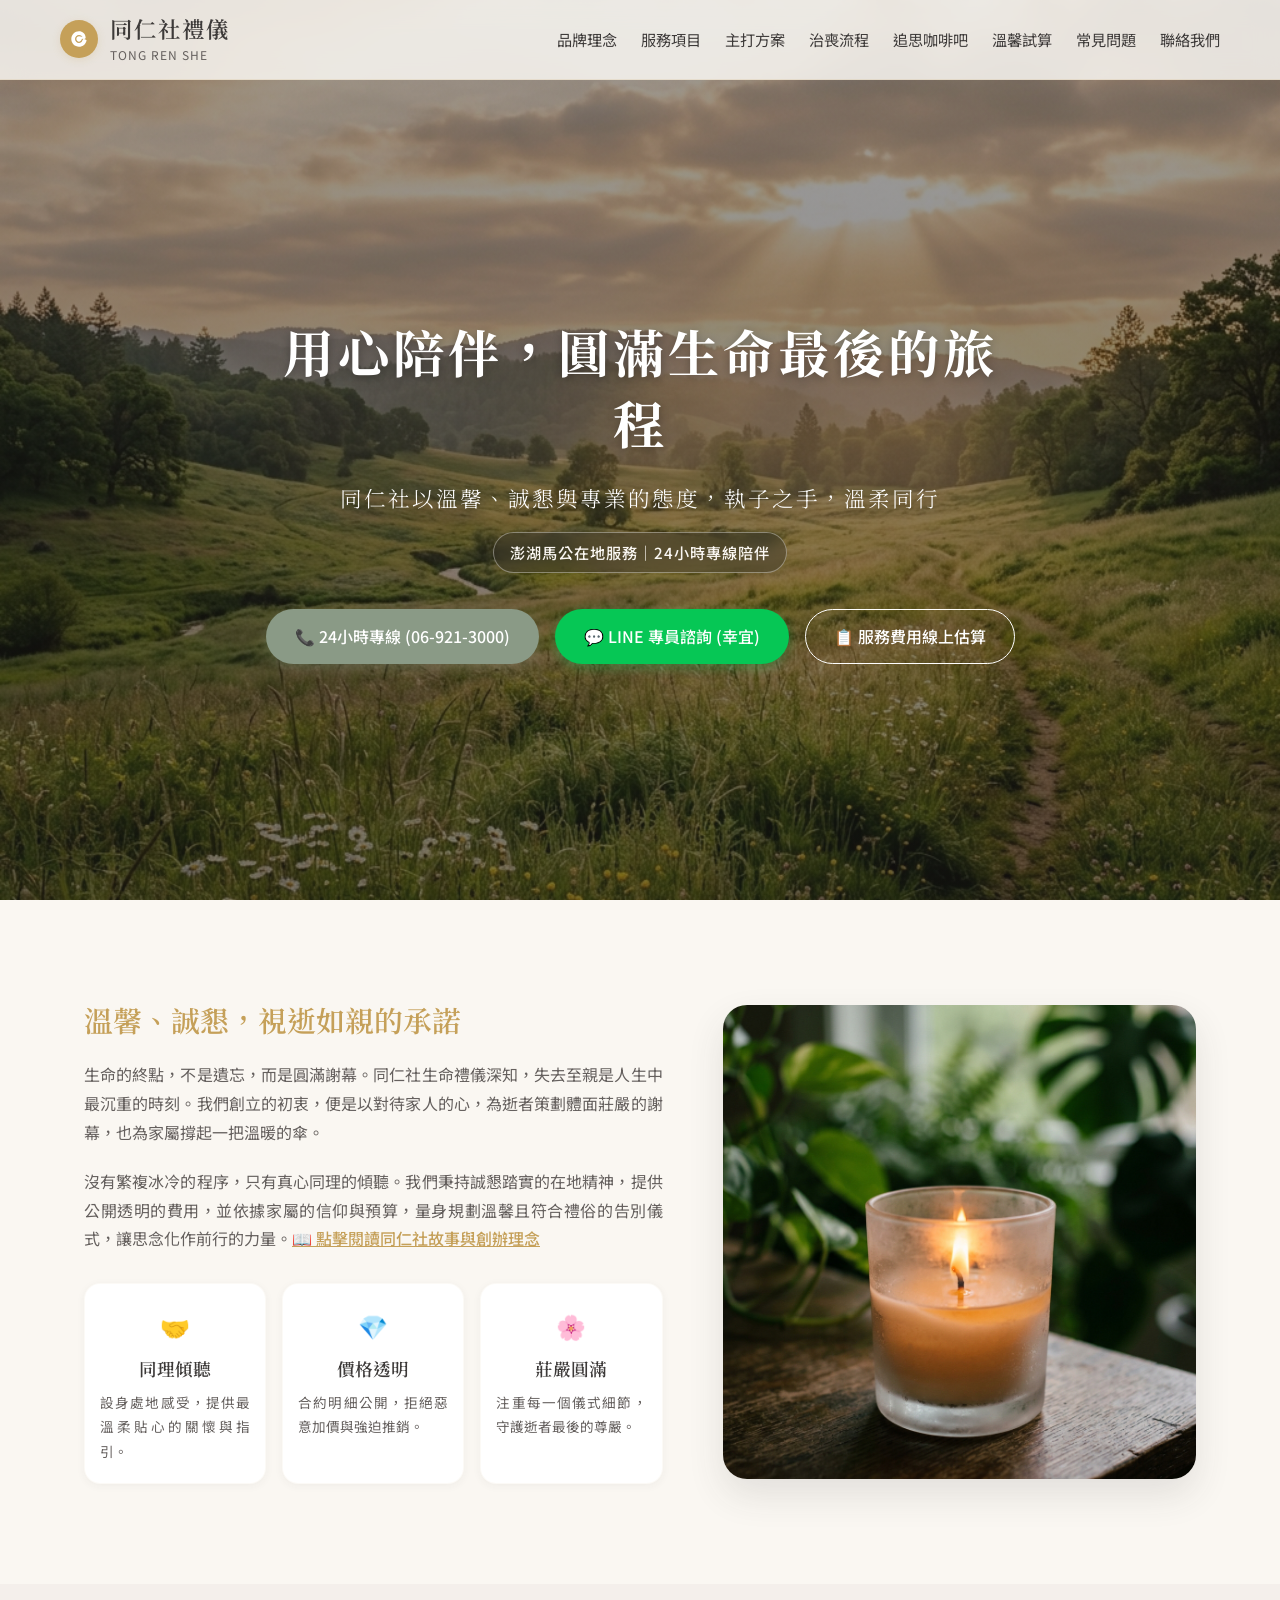
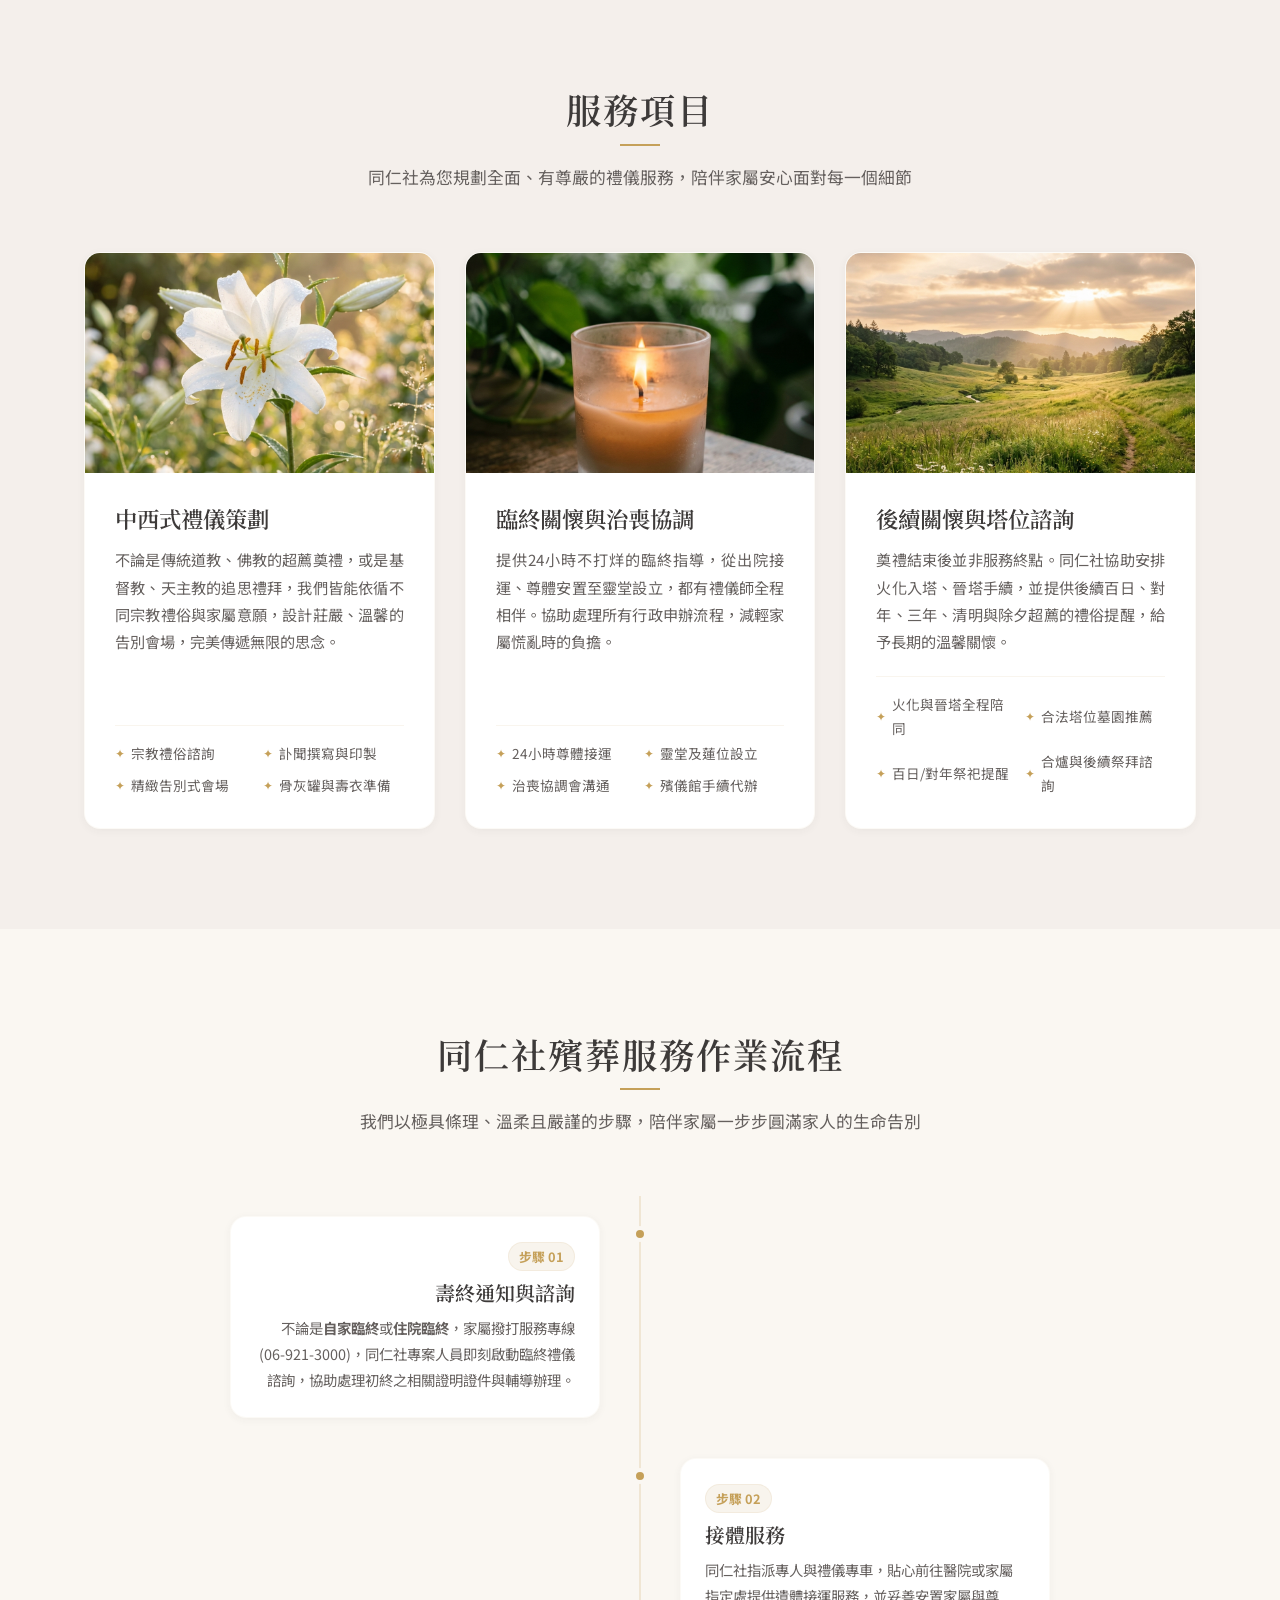
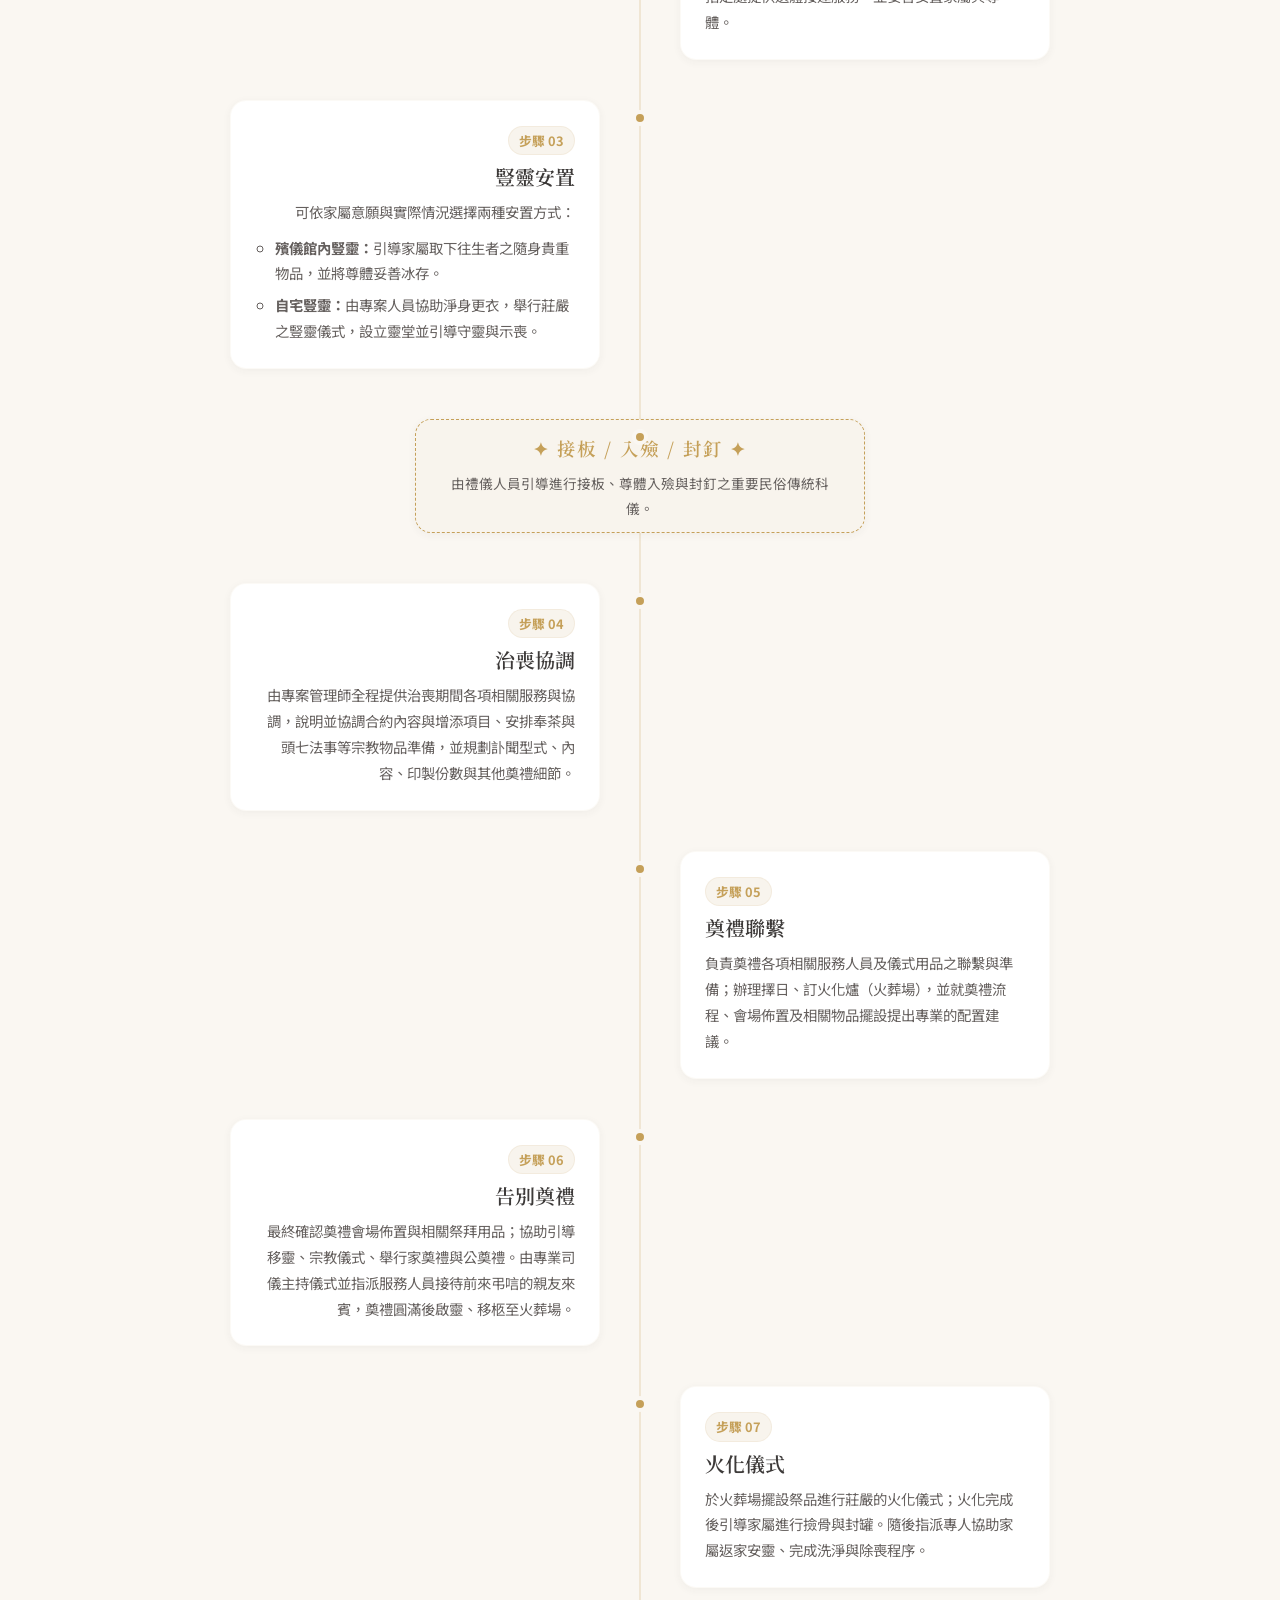
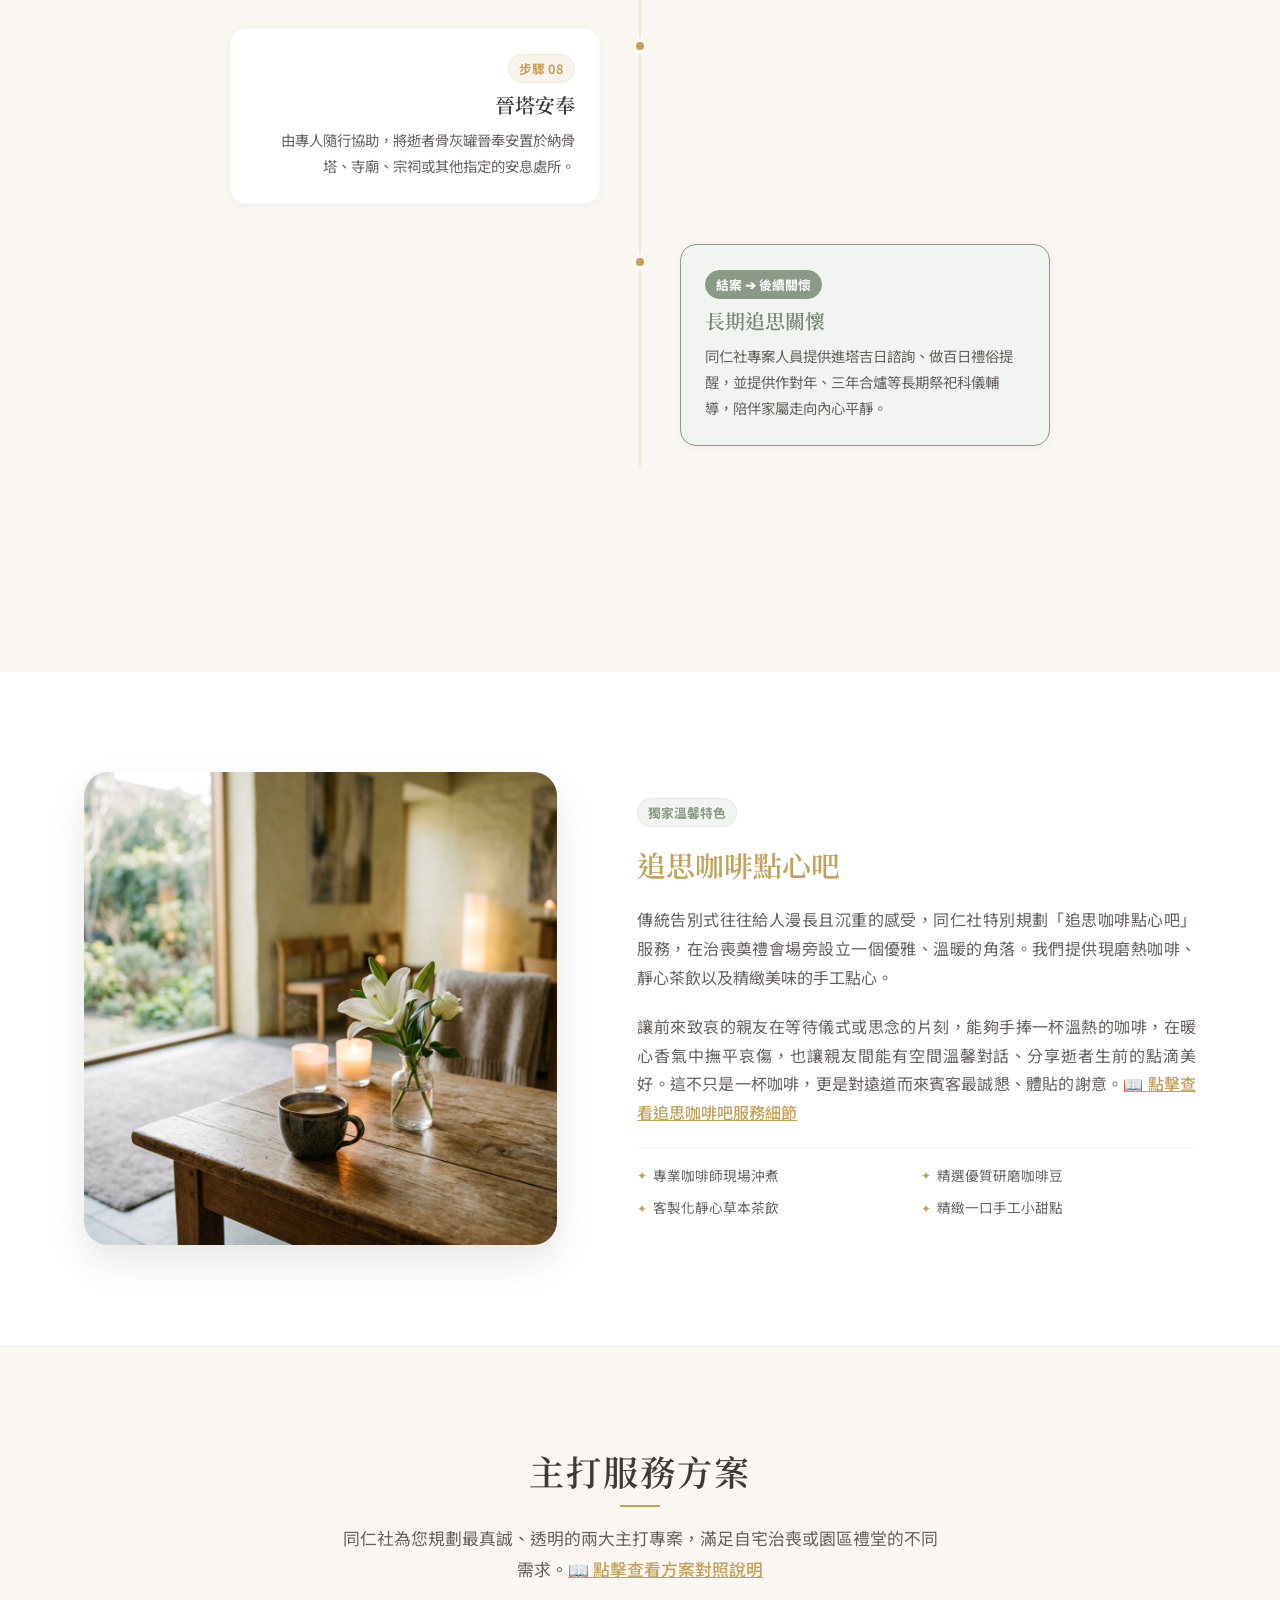
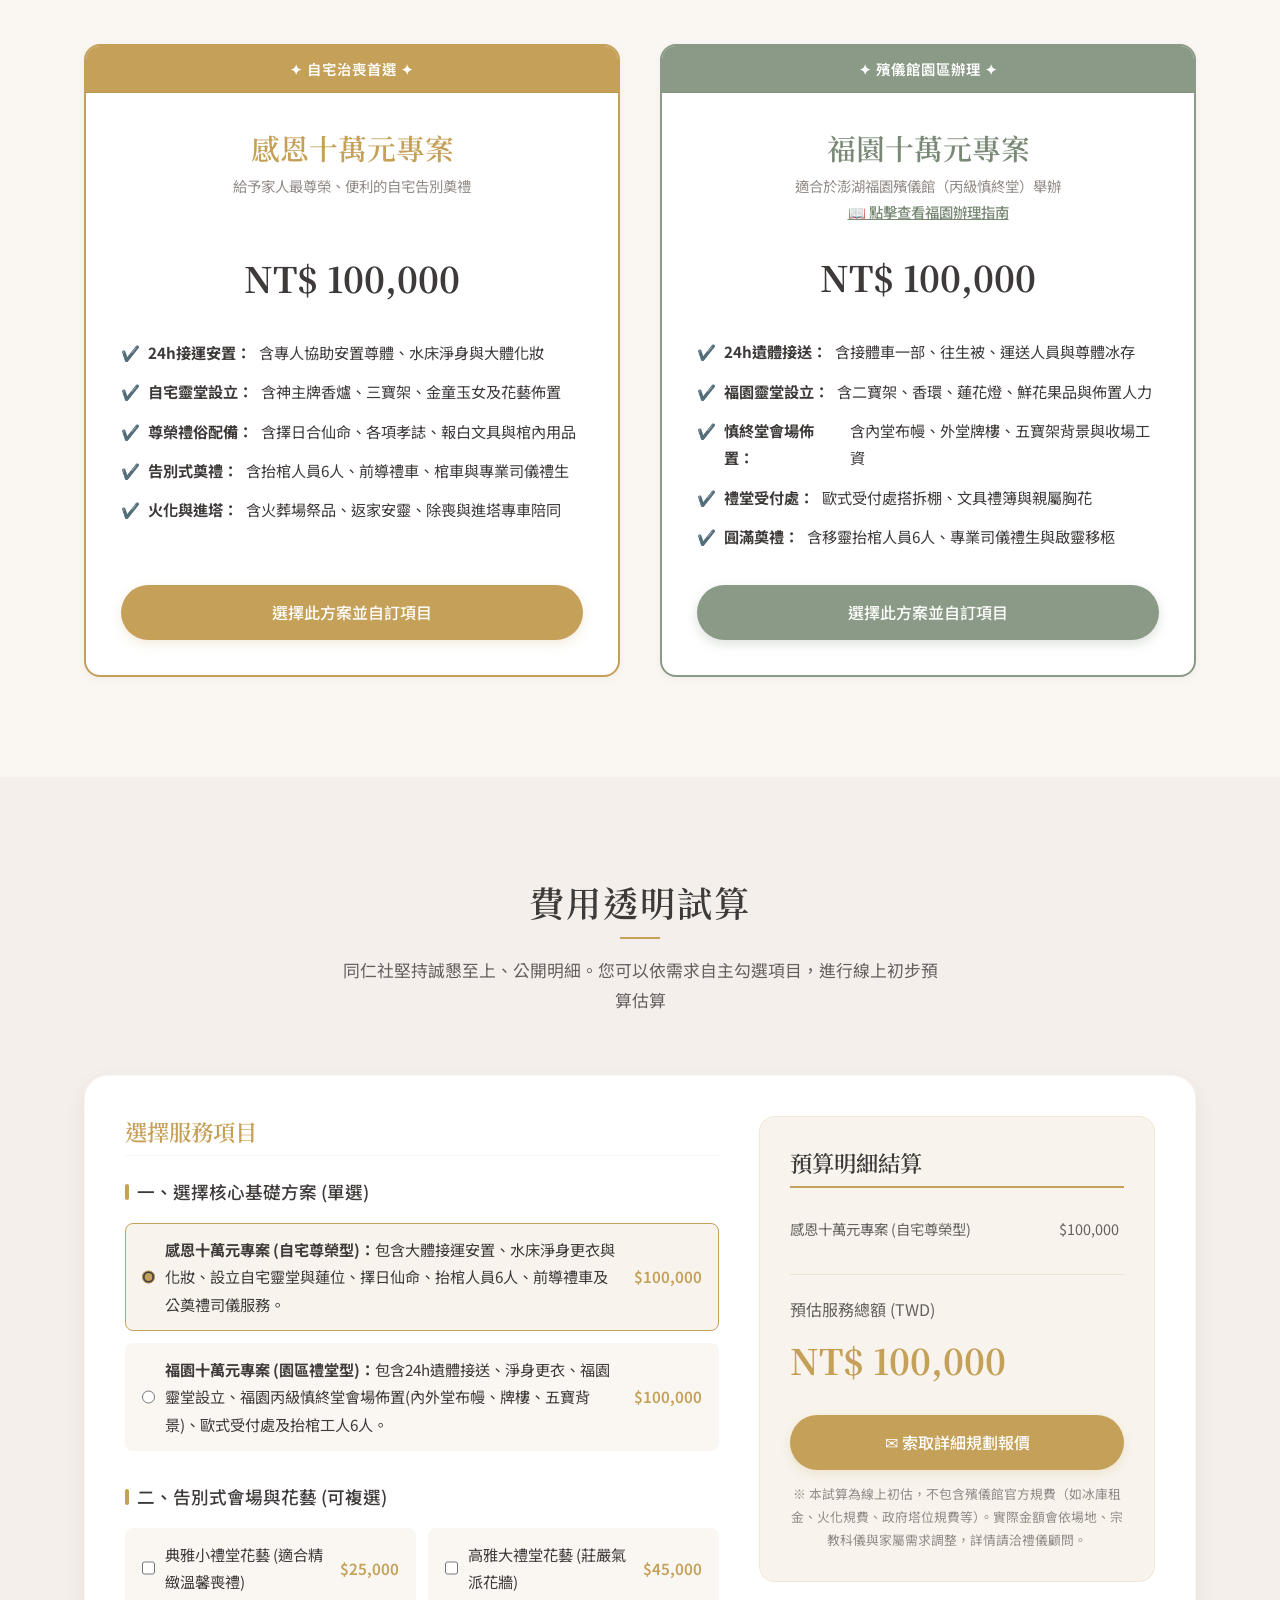
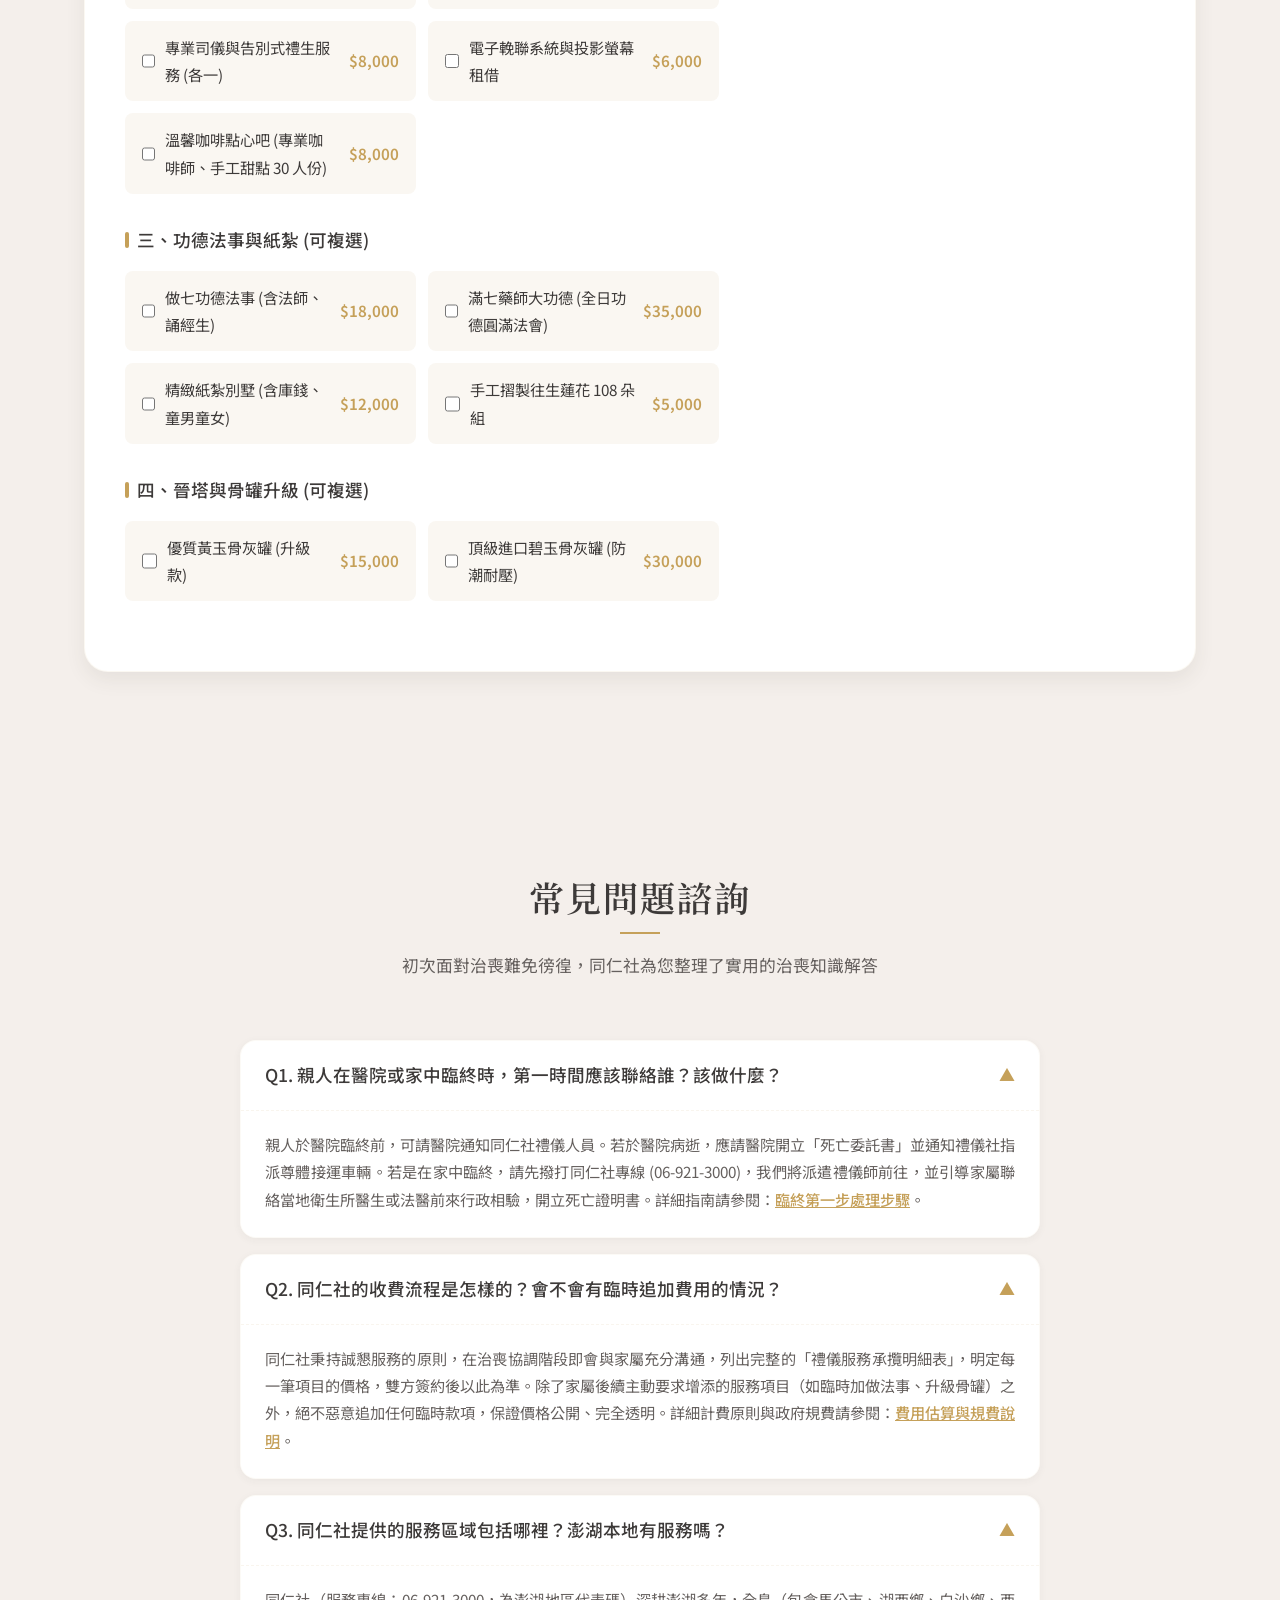
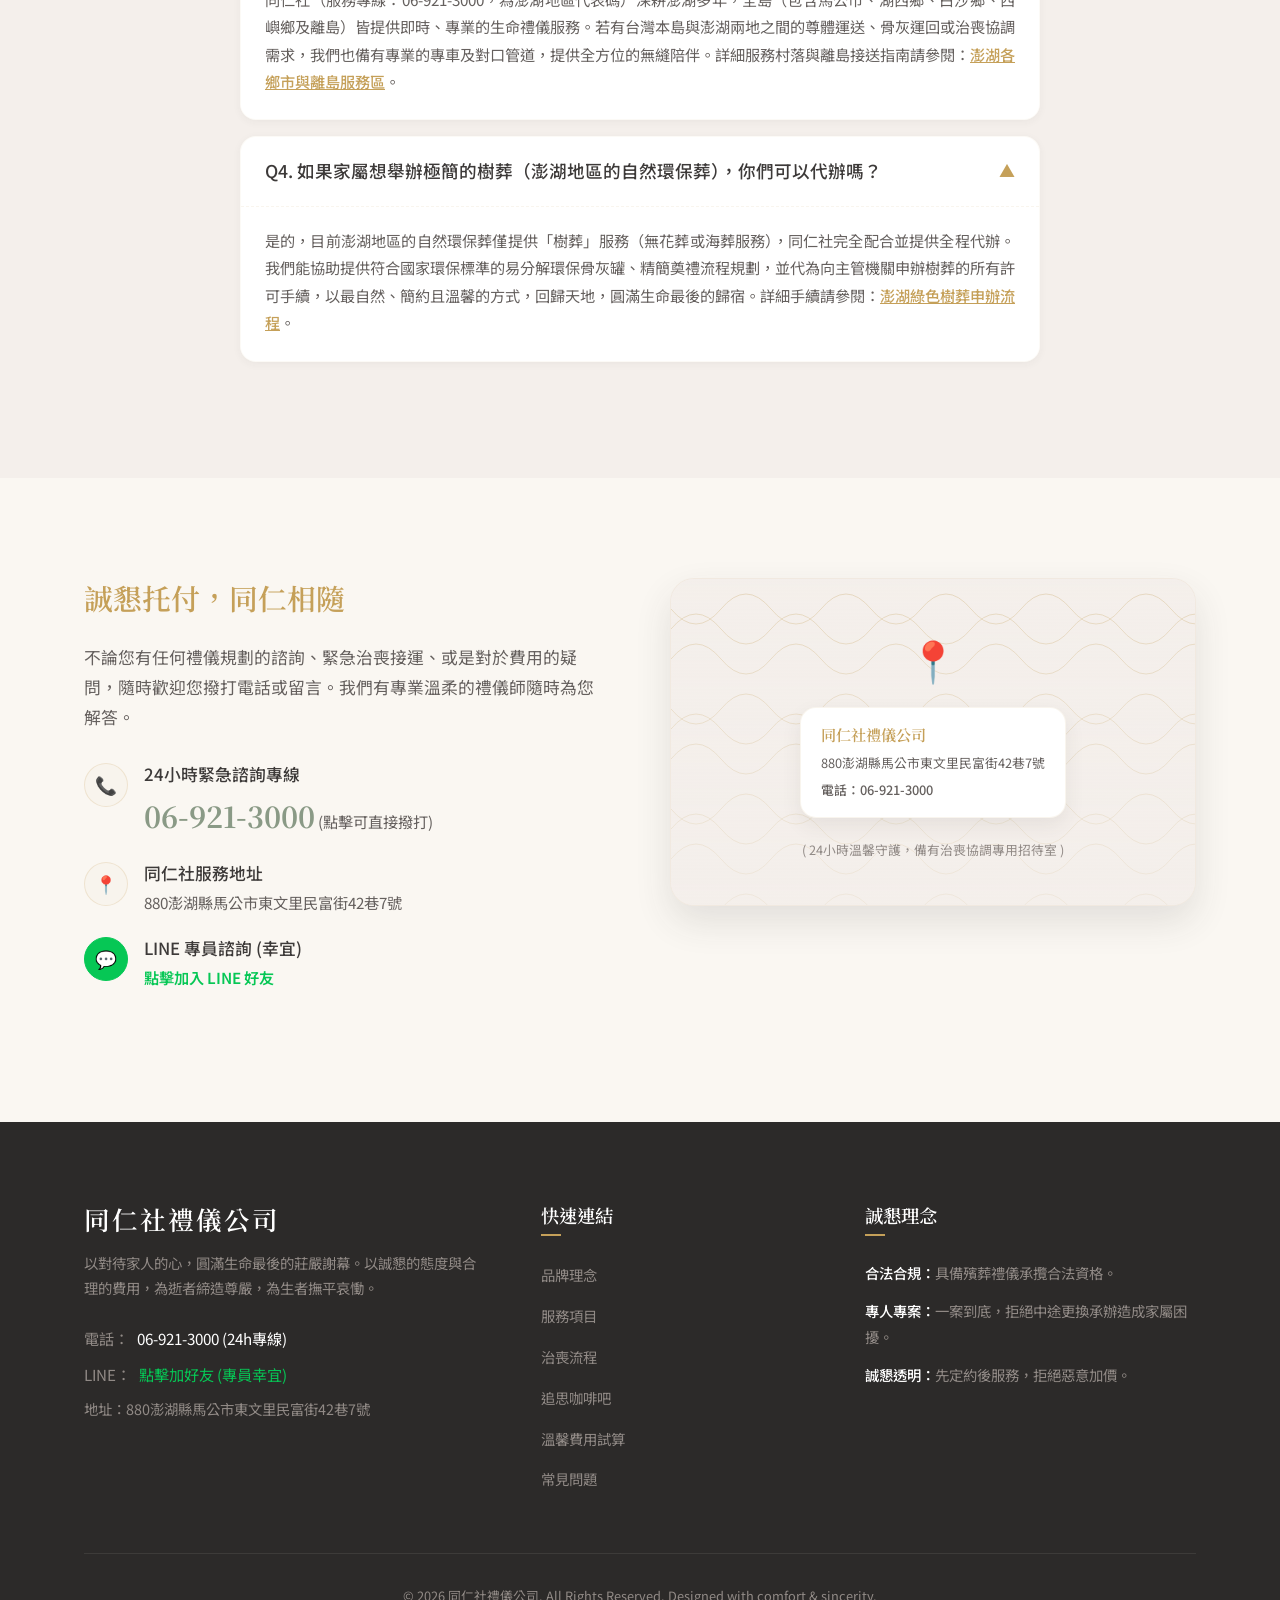
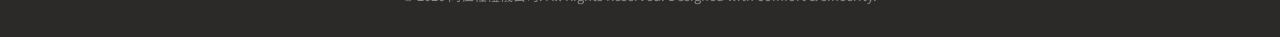
<file: index.html>
<!DOCTYPE html>
<html lang="zh-Hant-TW">
<head>
  <!-- Google tag (gtag.js) -->
  <script async src="https://www.googletagmanager.com/gtag/js?id=AW-18283575268"></script>
  <script>
    window.dataLayer = window.dataLayer || [];
    function gtag(){dataLayer.push(arguments);}
    gtag('js', new Date());

    gtag('config', 'AW-18283575268');
  </script>

  <!-- Event snippet for 網頁瀏覽 conversion page -->
  <script>
    gtag('event', 'conversion', {'send_to': 'AW-18283575268/CMQVCO7R6cccEOTvpI5E'});
  </script>

  <meta charset="UTF-8">
  <meta name="viewport" content="width=device-width, initial-scale=1.0">
  <meta name="description" content="同仁社禮儀公司提供最溫馨、誠懇與專業的殯葬禮儀服務。陪伴您圓滿家人生命最後的旅程，價格透明、尊嚴莊重。24小時服務專線：06-921-3000。">
  <meta name="keywords" content="同仁社, 同仁社禮儀, 禮儀公司, 殯葬服務, 治喪流程, 費用試算, 告別式, 澎湖禮儀, 台南禮儀, 生命禮儀">
  <meta name="author" content="同仁社禮儀公司">
  <meta property="og:title" content="同仁社禮儀公司 | 用心陪伴，圓滿生命最後的旅程">
  <meta property="og:description" content="用最誠懇的同理心，為逝者締造莊嚴尊嚴，為生者撫平悲痛哀傷。24小時服務電話：06-921-3000。">
  <meta property="og:type" content="website">
  <meta property="og:image" content="assets/hero_bg.jpg">
  <meta name="twitter:card" content="summary_large_image">
  <title>同仁社禮儀公司 | 用心陪伴，圓滿生命最後的旅程</title>
  
  <!-- CSS Stylesheet -->
  <link rel="stylesheet" href="styles.css">
  
  <!-- Favicon icon (Traditional Chinese cloud logo) -->
  <link rel="icon" href="data:image/svg+xml,<svg xmlns=%22http://www.w3.org/2000/svg%22 viewBox=%220 0 100 100%22 fill=%22%23c5a880%22><path d=%22M50,15c-19.3,0-35,15.7-35,35s15.7,35,35,35c17.5,0,32-12.9,34.6-29.8C80.2,53.8,77,50,73,50s-7.1,3.2-7.9,7.1C63.8,63.6,57.5,68,50,68c-9.9,0-18-8.1-18-18s8.1-18,18-18c8.3,0,15.2,5.6,17.4,13.2c0.8,2.8,3.4,4.8,6.3,4.8c4.2,0,7.3-3.9,6.4-8C79,26.7,66,15,50,15z%22/><path d=%22M50,38c-6.6,0-12,5.4-12,12s5.4,12,12,12c5.3,0,9.8-3.5,11.3-8.3c0.8-2.6,3.2-4.4,6-4.4c3.9,0,6.7-3.6,5.8-7.4C70.6,43.2,61,38,50,38z%22/></svg>">
</head>
<body>

  <!-- 頂部導覽列 -->
  <header class="navbar" id="navbar">
    <div class="nav-container">
      <a href="#home" class="logo-section">
        <div class="logo-icon">
          <svg viewBox="0 0 100 100" fill="currentColor" width="22" height="22" style="display: block;">
            <path d="M50,15c-19.3,0-35,15.7-35,35s15.7,35,35,35c17.5,0,32-12.9,34.6-29.8C80.2,53.8,77,50,73,50s-7.1,3.2-7.9,7.1C63.8,63.6,57.5,68,50,68c-9.9,0-18-8.1-18-18s8.1-18,18-18c8.3,0,15.2,5.6,17.4,13.2c0.8,2.8,3.4,4.8,6.3,4.8c4.2,0,7.3-3.9,6.4-8C79,26.7,66,15,50,15z"/>
            <path d="M50,38c-6.6,0-12,5.4-12,12s5.4,12,12,12c5.3,0,9.8-3.5,11.3-8.3c0.8-2.6,3.2-4.4,6-4.4c3.9,0,6.7-3.6,5.8-7.4C70.6,43.2,61,38,50,38z"/>
          </svg>
        </div>
        <div class="logo-text">
          <h1>同仁社禮儀</h1>
          <p>TONG REN SHE</p>
        </div>
      </a>
      
      <nav class="nav-links" id="nav-links">
        <a href="#about" class="nav-item">品牌理念</a>
        <a href="#services" class="nav-item">服務項目</a>
        <a href="#packages" class="nav-item">主打方案</a>
        <a href="#process" class="nav-item">治喪流程</a>
        <a href="#coffeebar" class="nav-item">追思咖啡吧</a>
        <a href="#estimator" class="nav-item">溫馨試算</a>
        <a href="#faq" class="nav-item">常見問題</a>
        <a href="#contact" class="nav-item">聯絡我們</a>
      </nav>
      
      
      <button class="menu-toggle" id="menu-toggle" aria-label="切換選單">
        <span></span>
        <span></span>
        <span></span>
      </button>
    </div>
  </header>

  <!-- 首頁英雄區 -->
  <section id="home" class="hero">
    <div class="hero-content">
      <h2 class="reveal">用心陪伴，圓滿生命最後的旅程</h2>
      <p class="reveal reveal-delay-1">同仁社以溫馨、誠懇與專業的態度，執子之手，溫柔同行</p>
      <span class="hero-area reveal reveal-delay-1">澎湖馬公在地服務｜24小時專線陪伴</span>
      <div class="hero-btns reveal reveal-delay-2">
        <a href="tel:06-921-3000" class="btn btn-phone">📞 24小時專線 (06-921-3000)</a>
        <a href="https://line.me/ti/p/JByVvhz6DX" target="_blank" rel="noopener noreferrer" class="btn btn-phone btn-line">💬 LINE 專員諮詢 (幸宜)</a>
        <a href="#estimator" class="btn btn-outline btn-hero-outline">📋 服務費用線上估算</a>
      </div>
    </div>
  </section>

  <!-- 關於我們 / 品牌理念 -->
  <section id="about" class="section">
    <div class="container">
      <div class="about-grid">
        <div class="about-text reveal">
          <h3>溫馨、誠懇，視逝如親的承諾</h3>
          <p>
            生命的終點，不是遺忘，而是圓滿謝幕。同仁社生命禮儀深知，失去至親是人生中最沉重的時刻。我們創立的初衷，便是以對待家人的心，為逝者策劃體面莊嚴的謝幕，也為家屬撐起一把溫暖的傘。
          </p>
          <p>
            沒有繁複冰冷的程序，只有真心同理的傾聽。我們秉持誠懇踏實的在地精神，提供公開透明的費用，並依據家屬的信仰與預算，量身規劃溫馨且符合禮俗的告別儀式，讓思念化作前行的力量。<a href="about.html" style="color: var(--color-gold); text-decoration: underline; font-weight: 500;">📖 點擊閱讀同仁社故事與創辦理念</a>
          </p>
          
          <div class="philosophy-cards">
            <div class="ph-card">
              <div class="ph-card-icon">🤝</div>
              <h4>同理傾聽</h4>
              <p>設身處地感受，提供最溫柔貼心的關懷與指引。</p>
            </div>
            <div class="ph-card">
              <div class="ph-card-icon">💎</div>
              <h4>價格透明</h4>
              <p>合約明細公開，拒絕惡意加價與強迫推銷。</p>
            </div>
            <div class="ph-card">
              <div class="ph-card-icon">🌸</div>
              <h4>莊嚴圓滿</h4>
              <p>注重每一個儀式細節，守護逝者最後的尊嚴。</p>
            </div>
          </div>
        </div>
        
        <div class="about-image reveal reveal-delay-2">
          <img src="assets/about_bg.jpg" alt="同仁社生命禮儀理念圖">
        </div>
      </div>
    </div>
  </section>

  <!-- 服務項目 -->
  <section id="services" class="section section-bg-accent">
    <div class="container">
      <div class="section-header reveal">
        <h2>服務項目</h2>
        <p>同仁社為您規劃全面、有尊嚴的禮儀服務，陪伴家屬安心面對每一個細節</p>
      </div>
      
      <div class="services-grid">
        <!-- 服務 1 -->
        <div class="service-card reveal">
          <div class="service-img">
            <img src="assets/service_bg.jpg" alt="中西式禮儀策劃">
          </div>
          <div class="service-body">
            <h3>中西式禮儀策劃</h3>
            <p>
              不論是傳統道教、佛教的超薦奠禮，或是基督教、天主教的追思禮拜，我們皆能依循不同宗教禮俗與家屬意願，設計莊嚴、溫馨的告別會場，完美傳遞無限的思念。
            </p>
            <ul class="service-list">
              <li>宗教禮俗諮詢</li>
              <li>訃聞撰寫與印製</li>
              <li>精緻告別式會場</li>
              <li>骨灰罐與壽衣準備</li>
            </ul>
          </div>
        </div>
        
        <!-- 服務 2 -->
        <div class="service-card reveal reveal-delay-1">
          <div class="service-img">
            <!-- 使用蠟燭圖作為陪伴的意象 -->
            <img src="assets/about_bg.jpg" alt="臨終關懷與協調">
          </div>
          <div class="service-body">
            <h3>臨終關懷與治喪協調</h3>
            <p>
              提供24小時不打烊的臨終指導，從出院接運、尊體安置至靈堂設立，都有禮儀師全程相伴。協助處理所有行政申辦流程，減輕家屬慌亂時的負擔。
            </p>
            <ul class="service-list">
              <li>24小時尊體接運</li>
              <li>靈堂及蓮位設立</li>
              <li>治喪協調會溝通</li>
              <li>殯儀館手續代辦</li>
            </ul>
          </div>
        </div>
        
        <!-- 服務 3 -->
        <div class="service-card reveal reveal-delay-2">
          <div class="service-img">
            <!-- 使用晨曦圖象徵新生的開始與安息 -->
            <img src="assets/hero_bg.jpg" alt="後續關懷與塔位">
          </div>
          <div class="service-body">
            <h3>後續關懷與塔位諮詢</h3>
            <p>
              奠禮結束後並非服務終點。同仁社協助安排火化入塔、晉塔手續，並提供後續百日、對年、三年、清明與除夕超薦的禮俗提醒，給予長期的溫馨關懷。
            </p>
            <ul class="service-list">
              <li>火化與晉塔全程陪同</li>
              <li>合法塔位墓園推薦</li>
              <li>百日/對年祭祀提醒</li>
              <li>合爐與後續祭拜諮詢</li>
            </ul>
          </div>
        </div>
      </div>
    </div>
  </section>

  <!-- 治喪流程 -->
  <section id="process" class="section">
    <div class="container">
      <div class="section-header reveal">
        <h2>同仁社殯葬服務作業流程</h2>
        <p>我們以極具條理、溫柔且嚴謹的步驟，陪伴家屬一步步圓滿家人的生命告別</p>
      </div>
      
      <div class="timeline">
        <!-- 步驟 1 -->
        <div class="timeline-item reveal">
          <div class="timeline-dot"></div>
          <div class="timeline-card">
            <span class="timeline-step">步驟 01</span>
            <h3>壽終通知與諮詢</h3>
            <p>
              不論是<strong>自家臨終</strong>或<strong>住院臨終</strong>，家屬撥打服務專線 (06-921-3000)，同仁社專案人員即刻啟動臨終禮儀諮詢，協助處理初終之相關證明證件與輔導辦理。
            </p>
          </div>
        </div>
        
        <!-- 步驟 2 -->
        <div class="timeline-item reveal">
          <div class="timeline-dot"></div>
          <div class="timeline-card">
            <span class="timeline-step">步驟 02</span>
            <h3>接體服務</h3>
            <p>
              同仁社指派專人與禮儀專車，貼心前往醫院或家屬指定處提供遺體接運服務，並妥善安置家屬與尊體。
            </p>
          </div>
        </div>
        
        <!-- 步驟 3 -->
        <div class="timeline-item reveal">
          <div class="timeline-dot"></div>
          <div class="timeline-card">
            <span class="timeline-step">步驟 03</span>
            <h3>豎靈安置</h3>
            <p style="margin-bottom: 10px;">可依家屬意願與實際情況選擇兩種安置方式：</p>
            <ul style="list-style-type: circle; padding-left: 20px; font-size: 0.9rem; color: var(--text-secondary); text-align: left;">
              <li style="margin-bottom: 6px;"><strong>殯儀館內豎靈：</strong>引導家屬取下往生者之隨身貴重物品，並將尊體妥善冰存。</li>
              <li><strong>自宅豎靈：</strong>由專案人員協助淨身更衣，舉行莊嚴之豎靈儀式，設立靈堂並引導守靈與示喪。</li>
            </ul>
          </div>
        </div>

        <!-- 儀式分界標記：接板 / 入殮 / 封釘 -->
        <div class="timeline-item reveal" style="width: 100%; left: 0; text-align: center; padding: 30px 0;">
          <div class="timeline-dot" style="left: 50%; transform: translateX(-50%); top: 40px;"></div>
          <div style="display: inline-block; background-color: var(--color-gold-light); border: 1px dashed var(--color-gold); padding: 12px 30px; border-radius: var(--radius-md); box-shadow: var(--shadow-sm); max-width: 450px;">
            <span style="font-family: var(--font-serif); font-size: 1.15rem; font-weight: 600; color: var(--color-gold); letter-spacing: 2px;">✦ 接板 / 入殮 / 封釘 ✦</span>
            <p style="font-size: 0.85rem; color: var(--text-secondary); margin-top: 6px; margin-bottom: 0;">由禮儀人員引導進行接板、尊體入殮與封釘之重要民俗傳統科儀。</p>
          </div>
        </div>
        
        <!-- 步驟 4 -->
        <div class="timeline-item reveal">
          <div class="timeline-dot"></div>
          <div class="timeline-card">
            <span class="timeline-step">步驟 04</span>
            <h3>治喪協調</h3>
            <p>
              由專案管理師全程提供治喪期間各項相關服務與協調，說明並協調合約內容與增添項目、安排奉茶與頭七法事等宗教物品準備，並規劃訃聞型式、內容、印製份數與其他奠禮細節。
            </p>
          </div>
        </div>
        
        <!-- 步驟 5 -->
        <div class="timeline-item reveal">
          <div class="timeline-dot"></div>
          <div class="timeline-card">
            <span class="timeline-step">步驟 05</span>
            <h3>奠禮聯繫</h3>
            <p>
              負責奠禮各項相關服務人員及儀式用品之聯繫與準備；辦理擇日、訂火化爐（火葬場），並就奠禮流程、會場佈置及相關物品擺設提出專業的配置建議。
            </p>
          </div>
        </div>
        
        <!-- 步驟 6 -->
        <div class="timeline-item reveal">
          <div class="timeline-dot"></div>
          <div class="timeline-card">
            <span class="timeline-step">步驟 06</span>
            <h3>告別奠禮</h3>
            <p>
              最終確認奠禮會場佈置與相關祭拜用品；協助引導移靈、宗教儀式、舉行家奠禮與公奠禮。由專業司儀主持儀式並指派服務人員接待前來弔唁的親友來賓，奠禮圓滿後啟靈、移柩至火葬場。
            </p>
          </div>
        </div>

        <!-- 步驟 7 -->
        <div class="timeline-item reveal">
          <div class="timeline-dot"></div>
          <div class="timeline-card">
            <span class="timeline-step">步驟 07</span>
            <h3>火化儀式</h3>
            <p>
              於火葬場擺設祭品進行莊嚴的火化儀式；火化完成後引導家屬進行撿骨與封罐。隨後指派專人協助家屬返家安靈、完成洗淨與除喪程序。
            </p>
          </div>
        </div>

        <!-- 步驟 8 -->
        <div class="timeline-item reveal">
          <div class="timeline-dot"></div>
          <div class="timeline-card">
            <span class="timeline-step">步驟 08</span>
            <h3>晉塔安奉</h3>
            <p>
              由專人隨行協助，將逝者骨灰罐晉奉安置於納骨塔、寺廟、宗祠或其他指定的安息處所。
            </p>
          </div>
        </div>

        <!-- 後續關懷 -->
        <div class="timeline-item reveal">
          <div class="timeline-dot"></div>
          <div class="timeline-card" style="border-color: var(--color-green); background-color: var(--color-green-light);">
            <span class="timeline-step" style="background-color: var(--color-green); color: white; border-color: var(--color-green);">結案 ➔ 後續關懷</span>
            <h3 style="color: var(--color-green-hover);">長期追思關懷</h3>
            <p>
              同仁社專案人員提供進塔吉日諮詢、做百日禮俗提醒，並提供作對年、三年合爐等長期祭祀科儀輔導，陪伴家屬走向內心平靜。
            </p>
          </div>
        </div>
      </div>
      
      <!-- 觀看完整治喪流程按鈕 -->
      <div class="reveal" style="text-align: center; margin-top: 50px;">
        <a href="process.html" class="btn btn-outline" style="border-color: var(--color-gold); color: var(--color-gold-hover);">
          📋 查看完整治喪流程與科儀細節說明
        </a>
      </div>
    </div>
  </section>

  <!-- 追思咖啡點心吧展示區區塊 -->
  <section id="coffeebar" class="section section-bg-accent" style="background-color: var(--bg-secondary); border-top: 1px solid rgba(197, 160, 89, 0.1); border-bottom: 1px solid rgba(197, 160, 89, 0.1);">
    <div class="container">
      <div class="about-grid coffee-grid">
        <div class="about-image reveal">
          <img src="assets/coffee_bar.jpg" alt="同仁社告別式溫馨咖啡吧">
        </div>
        <div class="about-text reveal reveal-delay-2" style="padding-left: 20px;">
          <span class="timeline-step" style="background-color: var(--color-green-light); color: var(--color-green); border-color: rgba(138, 154, 134, 0.1);">獨家溫馨特色</span>
          <h3 style="margin-top: 10px; font-size: 1.8rem; margin-bottom: 20px; color: var(--color-gold);">追思咖啡點心吧</h3>
          <p>
            傳統告別式往往給人漫長且沉重的感受，同仁社特別規劃「追思咖啡點心吧」服務，在治喪奠禮會場旁設立一個優雅、溫暖的角落。我們提供現磨熱咖啡、靜心茶飲以及精緻美味的手工點心。
          </p>
          <p>
            讓前來致哀的親友在等待儀式或思念的片刻，能夠手捧一杯溫熱的咖啡，在暖心香氣中撫平哀傷，也讓親友間能有空間溫馨對話、分享逝者生前的點滴美好。這不只是一杯咖啡，更是對遠道而來賓客最誠懇、體貼的謝意。<a href="coffeebar.html" style="color: var(--color-gold); text-decoration: underline; font-weight: 500;">📖 點擊查看追思咖啡吧服務細節</a>
          </p>
          <ul class="service-list" style="margin-top: 20px; grid-template-columns: 1fr 1fr;">
            <li>專業咖啡師現場沖煮</li>
            <li>精選優質研磨咖啡豆</li>
            <li>客製化靜心草本茶飲</li>
            <li>精緻一口手工小甜點</li>
          </ul>
        </div>
      </div>
    </div>
  </section>

  <!-- 主打專案區 -->
  <section id="packages" class="section" style="background-color: var(--bg-primary);">
    <div class="container">
      <div class="section-header reveal">
        <h2>主打服務方案</h2>
        <p>同仁社為您規劃最真誠、透明的兩大主打專案，滿足自宅治喪或園區禮堂的不同需求。<a href="packages.html" style="color: var(--color-gold); text-decoration: underline; font-weight: 500;">📖 點擊查看方案對照說明</a></p>
      </div>
      
      <div class="package-grid">
        <!-- 方案 1 -->
        <div class="service-card reveal" style="border: 2px solid var(--color-gold); position: relative; background-color: var(--bg-secondary);">
          <div style="background-color: var(--color-gold); color: white; padding: 10px 20px; font-size: 0.9rem; font-weight: 600; text-align: center; letter-spacing: 1px; border-bottom: 1px solid rgba(0, 0, 0, 0.05);">
            ✦ 自宅治喪首選 ✦
          </div>
          <div class="service-body" style="padding: 35px; display: flex; flex-direction: column; height: 100%;">
            <h3 style="font-size: 1.8rem; color: var(--color-gold); text-align: center; margin-bottom: 5px;">感恩十萬元專案</h3>
            <p style="text-align: center; font-size: 0.9rem; color: var(--text-muted); margin-bottom: 20px;">給予家人最尊榮、便利的自宅告別奠禮</p>
            <div style="font-family: var(--font-serif); font-size: 2.2rem; font-weight: 700; color: var(--text-primary); text-align: center; margin-bottom: 30px;">
              NT$ 100,000
            </div>
            <ul style="display: flex; flex-direction: column; gap: 12px; margin-bottom: 35px; font-size: 0.95rem; flex-grow: 1;">
              <li style="display: flex; align-items: start; gap: 8px;">✔️ <strong>24h接運安置：</strong>含專人協助安置尊體、水床淨身與大體化妝</li>
              <li style="display: flex; align-items: start; gap: 8px;">✔️ <strong>自宅靈堂設立：</strong>含神主牌香爐、三寶架、金童玉女及花藝佈置</li>
              <li style="display: flex; align-items: start; gap: 8px;">✔️ <strong>尊榮禮俗配備：</strong>含擇日合仙命、各項孝誌、報白文具與棺內用品</li>
              <li style="display: flex; align-items: start; gap: 8px;">✔️ <strong>告別式奠禮：</strong>含抬棺人員6人、前導禮車、棺車與專業司儀禮生</li>
              <li style="display: flex; align-items: start; gap: 8px;">✔️ <strong>火化與進塔：</strong>含火葬場祭品、返家安靈、除喪與進塔專車陪同</li>
            </ul>
            <a href="#estimator" class="btn btn-primary select-pkg-btn" data-pkg-id="pkg-gratitude" style="width: 100%; text-align: center; margin-top: auto;">選擇此方案並自訂項目</a>
          </div>
        </div>
        
        <!-- 方案 2 -->
        <div class="service-card reveal reveal-delay-2" style="border: 2px solid var(--color-green); position: relative; background-color: var(--bg-secondary);">
          <div style="background-color: var(--color-green); color: white; padding: 10px 20px; font-size: 0.9rem; font-weight: 600; text-align: center; letter-spacing: 1px; border-bottom: 1px solid rgba(0, 0, 0, 0.05);">
            ✦ 殯儀館園區辦理 ✦
          </div>
          <div class="service-body" style="padding: 35px; display: flex; flex-direction: column; height: 100%;">
            <h3 style="font-size: 1.8rem; color: var(--color-green-hover); text-align: center; margin-bottom: 5px;">福園十萬元專案</h3>
            <p style="text-align: center; font-size: 0.9rem; color: var(--text-muted); margin-bottom: 20px;">適合於澎湖福園殯儀館（丙級慎終堂）舉辦<br><a href="fuyuan-guide.html" style="color: var(--color-green-hover); text-decoration: underline; font-weight: 500;">📖 點擊查看福園辦理指南</a></p>
            <div style="font-family: var(--font-serif); font-size: 2.2rem; font-weight: 700; color: var(--text-primary); text-align: center; margin-bottom: 30px;">
              NT$ 100,000
            </div>
            <ul style="display: flex; flex-direction: column; gap: 12px; margin-bottom: 35px; font-size: 0.95rem; flex-grow: 1;">
              <li style="display: flex; align-items: start; gap: 8px;">✔️ <strong>24h遺體接送：</strong>含接體車一部、往生被、運送人員與尊體冰存</li>
              <li style="display: flex; align-items: start; gap: 8px;">✔️ <strong>福園靈堂設立：</strong>含二寶架、香環、蓮花燈、鮮花果品與佈置人力</li>
              <li style="display: flex; align-items: start; gap: 8px;">✔️ <strong>慎終堂會場佈置：</strong>含內堂布幔、外堂牌樓、五寶架背景與收場工資</li>
              <li style="display: flex; align-items: start; gap: 8px;">✔️ <strong>禮堂受付處：</strong>歐式受付處搭拆棚、文具禮簿與親屬胸花</li>
              <li style="display: flex; align-items: start; gap: 8px;">✔️ <strong>圓滿奠禮：</strong>含移靈抬棺人員6人、專業司儀禮生與啟靈移柩</li>
            </ul>
            <a href="#estimator" class="btn btn-phone select-pkg-btn" data-pkg-id="pkg-fuyuan" style="width: 100%; text-align: center; margin-top: auto; background-color: var(--color-green);">選擇此方案並自訂項目</a>
          </div>
        </div>
      </div>
    </div>
  </section>

  <!-- 溫馨預算試算器 -->
  <section id="estimator" class="section section-bg-accent">
    <div class="container">
      <div class="section-header reveal">
        <h2>費用透明試算</h2>
        <p>同仁社堅持誠懇至上、公開明細。您可以依需求自主勾選項目，進行線上初步預算估算</p>
      </div>
      
      <div class="estimator-container reveal">
        <div class="estimator-options">
          <h3>選擇服務項目</h3>
          
          <!-- 分組 1：選擇核心基礎方案 -->
          <div class="option-group">
            <div class="option-group-title">一、選擇核心基礎方案 (單選)</div>
            <div class="options-list" style="grid-template-columns: 1fr;">
              <label class="option-item base-pkg-item selected" id="lbl-pkg-gratitude">
                <span class="option-checkbox">
                  <input type="radio" name="base-package" value="100000" id="pkg-gratitude" checked data-name="感恩十萬元專案 (自宅尊榮型)">
                  <span><strong>感恩十萬元專案 (自宅尊榮型)：</strong>包含大體接運安置、水床淨身更衣與化妝、設立自宅靈堂與蓮位、擇日仙命、抬棺人員6人、前導禮車及公奠禮司儀服務。</span>
                </span>
                <span class="option-price">$100,000</span>
              </label>
              
              <label class="option-item base-pkg-item" id="lbl-pkg-fuyuan">
                <span class="option-checkbox">
                  <input type="radio" name="base-package" value="100000" id="pkg-fuyuan" data-name="福園十萬元專案 (園區禮堂型)">
                  <span><strong>福園十萬元專案 (園區禮堂型)：</strong>包含24h遺體接送、淨身更衣、福園靈堂設立、福園丙級慎終堂會場佈置(內外堂布幔、牌樓、五寶背景)、歐式受付處及抬棺工人6人。</span>
                </span>
                <span class="option-price">$100,000</span>
              </label>

            </div>
          </div>
          
          <!-- 分組 2：會場佈置與儀式 -->
          <div class="option-group">
            <div class="option-group-title">二、告別式會場與花藝 (可複選)</div>
            <div class="options-list">
              <label class="option-item" data-price="25000">
                <span class="option-checkbox">
                  <input type="checkbox" class="calc-trigger" value="25000" data-name="典雅小禮堂花藝">
                  <span>典雅小禮堂花藝 (適合精緻溫馨喪禮)</span>
                </span>
                <span class="option-price">$25,000</span>
              </label>
              <label class="option-item" data-price="45000">
                <span class="option-checkbox">
                  <input type="checkbox" class="calc-trigger" value="45000" data-name="高雅大禮堂花藝">
                  <span>高雅大禮堂花藝 (莊嚴氣派花牆)</span>
                </span>
                <span class="option-price">$45,000</span>
              </label>
              <label class="option-item" data-price="8000">
                <span class="option-checkbox">
                  <input type="checkbox" class="calc-trigger" value="8000" data-name="司儀與禮生服務">
                  <span>專業司儀與告別式禮生服務 (各一)</span>
                </span>
                <span class="option-price">$8,000</span>
              </label>
              <label class="option-item" data-price="6000">
                <span class="option-checkbox">
                  <input type="checkbox" class="calc-trigger" value="6000" data-name="電子輓聯與螢幕">
                  <span>電子輓聯系統與投影螢幕租借</span>
                </span>
                <span class="option-price">$6,000</span>
              </label>
              <label class="option-item" data-price="8000">
                <span class="option-checkbox">
                  <input type="checkbox" class="calc-trigger" value="8000" data-name="溫馨咖啡點心吧">
                  <span>溫馨咖啡點心吧 (專業咖啡師、手工甜點 30 人份)</span>
                </span>
                <span class="option-price">$8,000</span>
              </label>
            </div>
          </div>
          
          <!-- 分組 3：法事與超薦 -->
          <div class="option-group">
            <div class="option-group-title">三、功德法事與紙紮 (可複選)</div>
            <div class="options-list">
              <label class="option-item" data-price="18000">
                <span class="option-checkbox">
                  <input type="checkbox" class="calc-trigger" value="18000" data-name="做七功德法事">
                  <span>做七功德法事 (含法師、誦經生)</span>
                </span>
                <span class="option-price">$18,000</span>
              </label>
              <label class="option-item" data-price="35000">
                <span class="option-checkbox">
                  <input type="checkbox" class="calc-trigger" value="35000" data-name="滿七藥師大功德">
                  <span>滿七藥師大功德 (全日功德圓滿法會)</span>
                </span>
                <span class="option-price">$35,000</span>
              </label>
              <label class="option-item" data-price="12000">
                <span class="option-checkbox">
                  <input type="checkbox" class="calc-trigger" value="12000" data-name="精緻紙紮雙層別墅">
                  <span>精緻紙紮別墅 (含庫錢、童男童女)</span>
                </span>
                <span class="option-price">$12,000</span>
              </label>
              <label class="option-item" data-price="5000">
                <span class="option-checkbox">
                  <input type="checkbox" class="calc-trigger" value="5000" data-name="往生蓮花與元寶">
                  <span>手工摺製往生蓮花 108 朵組</span>
                </span>
                <span class="option-price">$5,000</span>
              </label>
            </div>
          </div>
          
          <!-- 分組 4：晉塔與骨灰罐 -->
          <div class="option-group">
            <div class="option-group-title">四、晉塔與骨罐升級 (可複選)</div>
            <div class="options-list">
              <label class="option-item" data-price="15000">
                <span class="option-checkbox">
                  <input type="checkbox" class="calc-trigger" value="15000" data-name="黃玉骨灰罐升級">
                  <span>優質黃玉骨灰罐 (升級款)</span>
                </span>
                <span class="option-price">$15,000</span>
              </label>
              <label class="option-item" data-price="30000">
                <span class="option-checkbox">
                  <input type="checkbox" class="calc-trigger" value="30000" data-name="碧玉骨灰罐升級">
                  <span>頂級進口碧玉骨灰罐 (防潮耐壓)</span>
                </span>
                <span class="option-price">$30,000</span>
              </label>
            </div>
          </div>
        </div>
        
        <!-- 右側明細小結 -->
        <div class="estimator-summary">
          <h3>預算明細結算</h3>
          <div class="selected-items-list" id="selected-items">
            <!-- 預設固定項目 -->
            <div class="selected-item">
              <span>感恩十萬元專案 (自宅尊榮型)</span>
              <span>$100,000</span>
            </div>
          </div>
          
          <div class="total-section">
            <div class="total-title">預估服務總額 (TWD)</div>
            <div class="total-price" id="total-price">NT$ 100,000</div>
          </div>
          
          <a href="#contact" class="btn btn-primary" style="text-align: center;">✉ 索取詳細規劃報價</a>
          <p class="estimator-notice">※ 本試算為線上初估，不包含殯儀館官方規費（如冰庫租金、火化規費、政府塔位規費等）。實際金額會依場地、宗教科儀與家屬需求調整，詳情請洽禮儀顧問。</p>
        </div>
      </div>
    </div>
  </section>



  <!-- 常見問題 (FAQs) -->
  <section id="faq" class="section section-bg-accent">
    <div class="container">
      <div class="section-header reveal">
        <h2>常見問題諮詢</h2>
        <p>初次面對治喪難免徬徨，同仁社為您整理了實用的治喪知識解答</p>
      </div>
      
      <div class="faq-list">
        <!-- 問題 1 -->
        <div class="faq-item reveal">
          <div class="faq-header">
            <h3>Q1. 親人在醫院或家中臨終時，第一時間應該聯絡誰？該做什麼？</h3>
            <span class="faq-icon">▼</span>
          </div>
          <div class="faq-body">
            <div class="faq-content">
              親人於醫院臨終前，可請醫院通知同仁社禮儀人員。若於醫院病逝，應請醫院開立「死亡委託書」並通知禮儀社指派尊體接運車輛。若是在家中臨終，請先撥打同仁社專線 (06-921-3000)，我們將派遣禮儀師前往，並引導家屬聯絡當地衛生所醫生或法醫前來行政相驗，開立死亡證明書。詳細指南請參閱：<a href="first-steps.html" style="color: var(--color-gold); text-decoration: underline; font-weight: 500;">臨終第一步處理步驟</a>。
            </div>
          </div>
        </div>
        
        <!-- 問題 2 -->
        <div class="faq-item reveal">
          <div class="faq-header">
            <h3>Q2. 同仁社的收費流程是怎樣的？會不會有臨時追加費用的情況？</h3>
            <span class="faq-icon">▼</span>
          </div>
          <div class="faq-body">
            <div class="faq-content">
              同仁社秉持誠懇服務的原則，在治喪協調階段即會與家屬充分溝通，列出完整的「禮儀服務承攬明細表」，明定每一筆項目的價格，雙方簽約後以此為準。除了家屬後續主動要求增添的服務項目（如臨時加做法事、升級骨罐）之外，絕不惡意追加任何臨時款項，保證價格公開、完全透明。詳細計費原則與政府規費請參閱：<a href="pricing.html" style="color: var(--color-gold); text-decoration: underline; font-weight: 500;">費用估算與規費說明</a>。
            </div>
          </div>
        </div>
        
        <!-- 問題 3 -->
        <div class="faq-item reveal">
          <div class="faq-header">
            <h3>Q3. 同仁社提供的服務區域包括哪裡？澎湖本地有服務嗎？</h3>
            <span class="faq-icon">▼</span>
          </div>
          <div class="faq-body">
            <div class="faq-content">
              同仁社（服務專線：06-921-3000，為澎湖地區代表碼）深耕澎湖多年，全島（包含馬公市、湖西鄉、白沙鄉、西嶼鄉及離島）皆提供即時、專業的生命禮儀服務。若有台灣本島與澎湖兩地之間的尊體運送、骨灰運回或治喪協調需求，我們也備有專業的專車及對口管道，提供全方位的無縫陪伴。詳細服務村落與離島接送指南請參閱：<a href="regions.html" style="color: var(--color-gold); text-decoration: underline; font-weight: 500;">澎湖各鄉市與離島服務區</a>。
            </div>
          </div>
        </div>
        
        <!-- 問題 4 -->
        <div class="faq-item reveal">
          <div class="faq-header">
            <h3>Q4. 如果家屬想舉辦極簡的樹葬（澎湖地區的自然環保葬），你們可以代辦嗎？</h3>
            <span class="faq-icon">▼</span>
          </div>
          <div class="faq-body">
            <div class="faq-content">
              是的，目前澎湖地區的自然環保葬僅提供「樹葬」服務（無花葬或海葬服務），同仁社完全配合並提供全程代辦。我們能協助提供符合國家環保標準的易分解環保骨灰罐、精簡奠禮流程規劃，並代為向主管機關申辦樹葬的所有許可手續，以最自然、簡約且溫馨的方式，回歸天地，圓滿生命最後的歸宿。詳細手續請參閱：<a href="tree-burial.html" style="color: var(--color-gold); text-decoration: underline; font-weight: 500;">澎湖綠色樹葬申辦流程</a>。
            </div>
          </div>
        </div>
      </div>
    </div>
  </section>

  <!-- 聯絡我們 -->
  <section id="contact" class="section">
    <div class="container">
      <div class="contact-grid">
        <!-- 聯絡資料 -->
        <div class="contact-info-panel reveal">
          <h3>誠懇托付，同仁相隨</h3>
          <p>不論您有任何禮儀規劃的諮詢、緊急治喪接運、或是對於費用的疑問，隨時歡迎您撥打電話或留言。我們有專業溫柔的禮儀師隨時為您解答。</p>
          
          <div class="contact-methods">
            <div class="contact-method-item">
              <div class="contact-method-icon">📞</div>
              <div class="contact-method-text">
                <h4>24小時緊急諮詢專線</h4>
                <p><a href="tel:06-921-3000" class="phone-highlight">06-921-3000</a> (點擊可直接撥打)</p>
              </div>
            </div>
            
            <div class="contact-method-item">
              <div class="contact-method-icon">📍</div>
              <div class="contact-method-text">
                <h4>同仁社服務地址</h4>
                <p>880澎湖縣馬公市東文里民富街42巷7號</p>
              </div>
            </div>

            <div class="contact-method-item">
              <div class="contact-method-icon" style="background-color: #06C755; color: white; border-color: #06C755;">💬</div>
              <div class="contact-method-text">
                <h4>LINE 專員諮詢 (幸宜)</h4>
                <p><a href="https://line.me/ti/p/JByVvhz6DX" target="_blank" rel="noopener noreferrer" style="color: #06C755; font-weight: 600;">點擊加入 LINE 好友</a></p>
              </div>
            </div>
            
          </div>
        </div>
        
        <!-- 線上表單與地圖 -->
        <div class="contact-map-sim reveal reveal-delay-2">
          <div class="map-placeholder">
            <div class="map-pin">📍</div>
            <div class="map-info-card">
              <h4>同仁社禮儀公司</h4>
              <p>880澎湖縣馬公市東文里民富街42巷7號</p>
              <p style="margin-top: 4px; font-weight: 500;">電話：06-921-3000</p>
            </div>
            <p style="font-size: 0.8rem; margin-top: 20px; color: var(--text-muted);">
              ( 24小時溫馨守護，備有治喪協調專用招待室 )
            </p>
          </div>
        </div>
      </div>
    </div>
  </section>

  <!-- 頁尾 -->
  <footer class="footer">
    <div class="container">
      <div class="footer-grid">
        <div class="footer-brand">
          <h2>同仁社禮儀公司</h2>
          <p>以對待家人的心，圓滿生命最後的莊嚴謝幕。以誠懇的態度與合理的費用，為逝者締造尊嚴，為生者撫平哀慟。</p>
          <div class="footer-brand-contact">
            <a href="tel:06-921-3000"><span>電話：</span>06-921-3000 (24h專線)</a>
            <a href="https://line.me/ti/p/JByVvhz6DX" target="_blank" rel="noopener noreferrer" style="color: #06C755;"><span>LINE：</span>點擊加好友 (專員幸宜)</a>
            <span style="font-size: 0.9rem;">地址：880澎湖縣馬公市東文里民富街42巷7號</span>
          </div>
        </div>
        
        <div class="footer-links">
          <h3>快速連結</h3>
          <ul>
            <li><a href="#about">品牌理念</a></li>
            <li><a href="#services">服務項目</a></li>
            <li><a href="#process">治喪流程</a></li>
            <li><a href="#coffeebar">追思咖啡吧</a></li>
            <li><a href="#estimator">溫馨費用試算</a></li>
            <li><a href="#faq">常見問題</a></li>
          </ul>
        </div>
        
        <div class="footer-contact">
          <h3>誠懇理念</h3>
          <div class="footer-contact-details">
            <span><strong>合法合規：</strong>具備殯葬禮儀承攬合法資格。</span>
            <span><strong>專人專案：</strong>一案到底，拒絕中途更換承辦造成家屬困擾。</span>
            <span><strong>誠懇透明：</strong>先定約後服務，拒絕惡意加價。</span>
          </div>
        </div>
      </div>
      
      <div class="footer-bottom">
        <p>&copy; 2026 同仁社禮儀公司. All Rights Reserved. Designed with comfort & sincerity.</p>
      </div>
    </div>
  </footer>

  <!-- JS Interactivity -->
  <script src="script.js"></script>
</body>
</html>
</file>
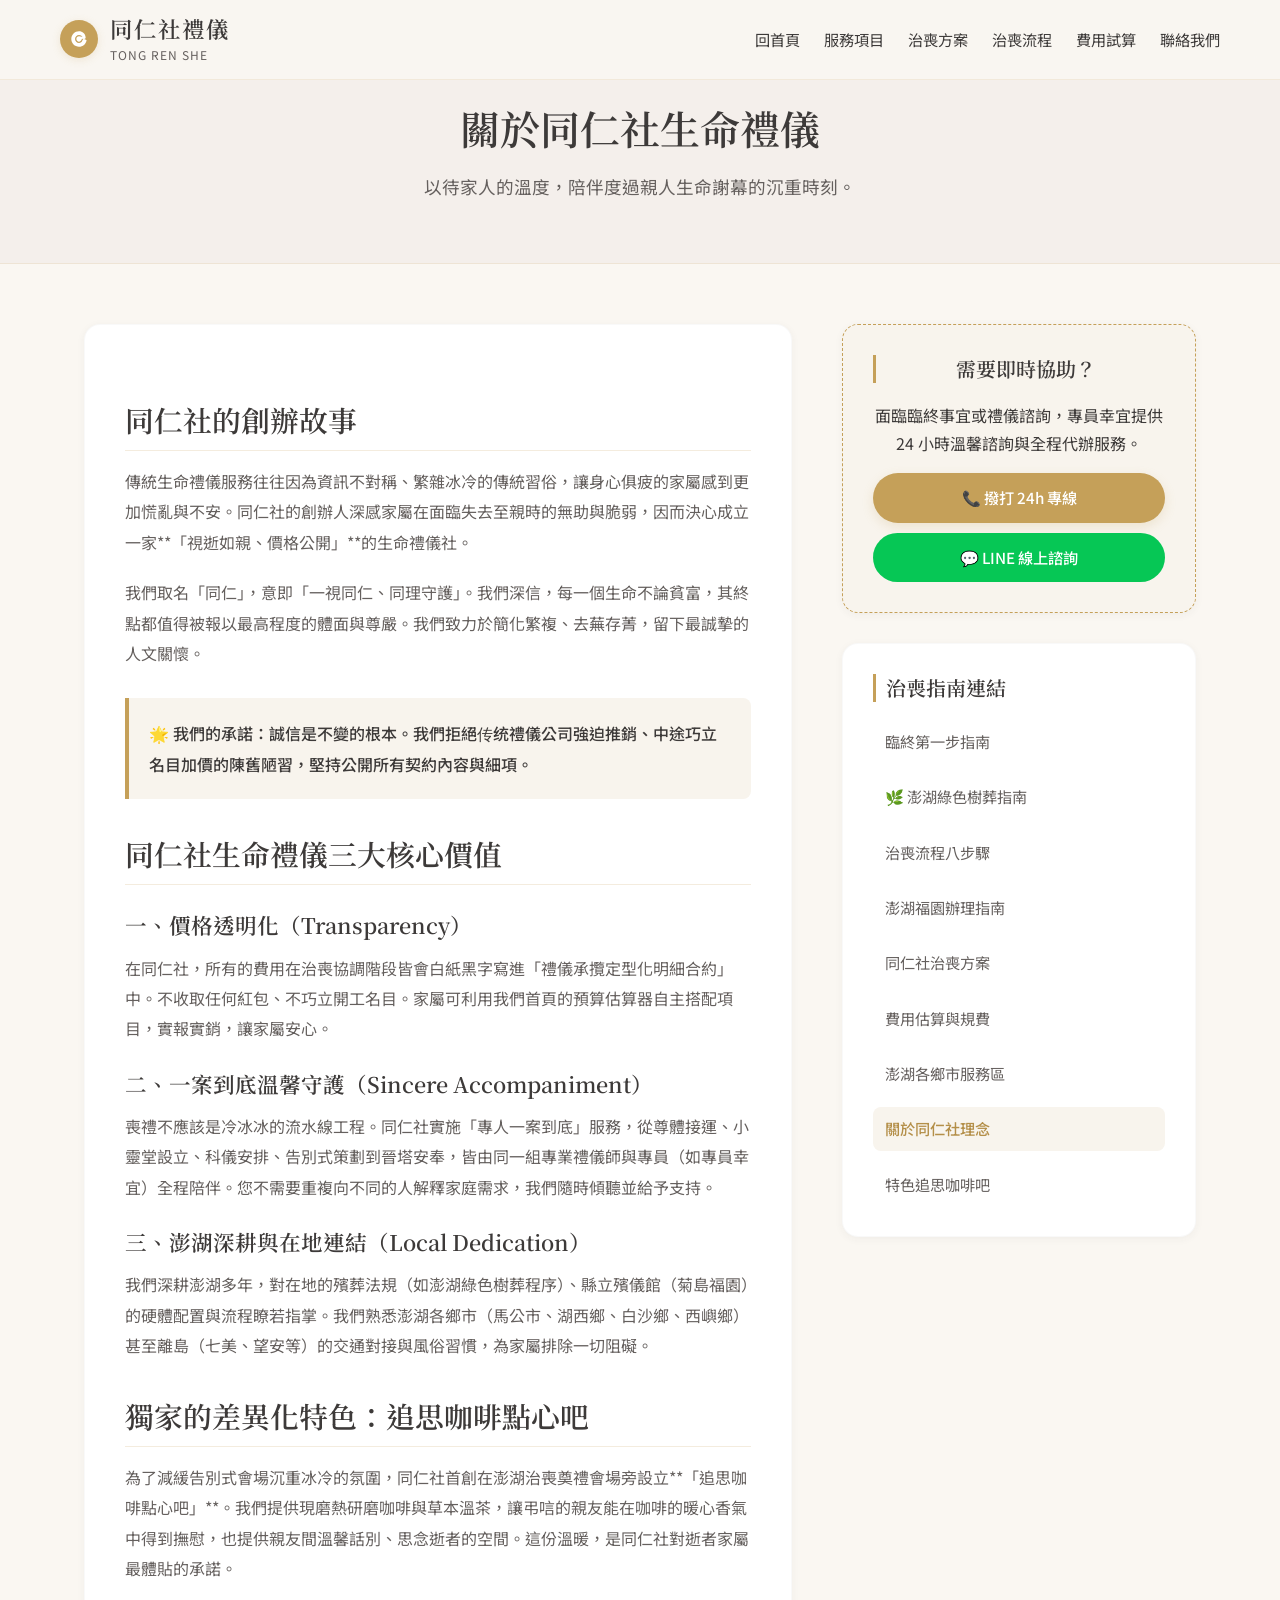
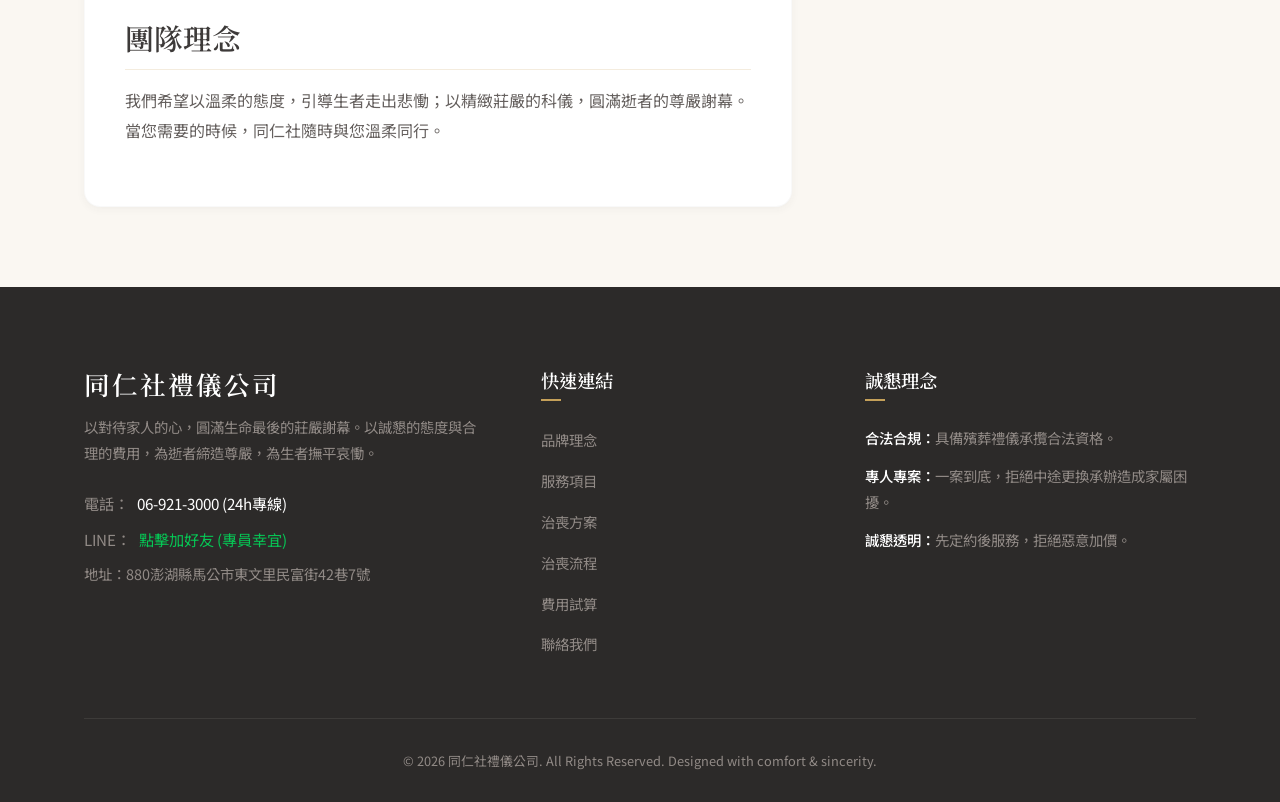
<file: about.html>
<!DOCTYPE html>
<html lang="zh-Hant-TW">
<head>
  <!-- Google tag (gtag.js) -->
  <script async src="https://www.googletagmanager.com/gtag/js?id=AW-18283575268"></script>
  <script>
    window.dataLayer = window.dataLayer || [];
    function gtag(){dataLayer.push(arguments);}
    gtag('js', new Date());
    gtag('config', 'AW-18283575268');
  </script>

  <!-- Event snippet for 網頁瀏覽 conversion page -->
  <script>
    gtag('event', 'conversion', {'send_to': 'AW-18283575268/CMQVCO7R6cccEOTvpI5E'});
  </script>

  <meta charset="UTF-8">
  <meta name="viewport" content="width=device-width, initial-scale=1.0">
  <meta name="description" content="同仁社生命禮儀創辦理念與品牌故事。在澎湖在地深耕，以「對待家人的心」陪伴家屬度過沉重時刻。秉持價格透明、誠意陪伴與莊嚴圓滿。24小時服務專線：06-921-3000。">
  <meta name="keywords" content="關於同仁社, 禮儀公司理念, 澎湖合法禮儀, 價格透明禮儀, 同仁社生命禮儀">
  <meta name="author" content="同仁社禮儀公司">
  <meta property="og:title" content="關於同仁社生命禮儀 | 創辦故事與品牌誠懇理念">
  <meta property="og:description" content="以對待家人的心，圓滿生命最後的莊嚴謝幕。深入了解同仁社生命禮儀的溫馨承諾與深耕精神。">
  <meta property="og:type" content="article">
  <meta property="og:image" content="https://www.penghulin.com/assets/about_bg.png">
  <title>關於同仁社生命禮儀 | 創辦故事與品牌誠懇理念</title>
  
  <!-- CSS Stylesheet -->
  <link rel="stylesheet" href="styles.css">
  
  <!-- Favicon icon -->
  <link rel="icon" href="data:image/svg+xml,<svg xmlns=%22http://www.w3.org/2000/svg%22 viewBox=%220 0 100 100%22 fill=%22%23c5a880%22><path d=%22M50,15c-19.3,0-35,15.7-35,35s15.7,35,35,35c17.5,0,32-12.9,34.6-29.8C80.2,53.8,77,50,73,50s-7.1,3.2-7.9,7.1C63.8,63.6,57.5,68,50,68c-9.9,0-18-8.1-18-18s8.1-18,18-18c8.3,0,15.2,5.6,17.4,13.2c0.8,2.8,3.4,4.8,6.3,4.8c4.2,0,7.3-3.9,6.4-8C79,26.7,66,15,50,15z%22/><path d=%22M50,38c-6.6,0-12,5.4-12,12s5.4,12,12,12c5.3,0,9.8-3.5,11.3-8.3c0.8-2.6,3.2-4.4,6-4.4c3.9,0,6.7-3.6,5.8-7.4C70.6,43.2,61,38,50,38z%22/></svg>">
</head>
<body>

  <!-- 頂部導覽列 -->
  <header class="navbar" id="navbar">
    <div class="nav-container">
      <a href="index.html" class="logo-section">
        <div class="logo-icon">
          <svg viewBox="0 0 100 100" fill="currentColor" width="22" height="22" style="display: block;">
            <path d="M50,15c-19.3,0-35,15.7-35,35s15.7,35,35,35c17.5,0,32-12.9,34.6-29.8C80.2,53.8,77,50,73,50s-7.1,3.2-7.9,7.1C63.8,63.6,57.5,68,50,68c-9.9,0-18-8.1-18-18s8.1-18,18-18c8.3,0,15.2,5.6,17.4,13.2c0.8,2.8,3.4,4.8,6.3,4.8c4.2,0,7.3-3.9,6.4-8C79,26.7,66,15,50,15z"/>
            <path d="M50,38c-6.6,0-12,5.4-12,12s5.4,12,12,12c5.3,0,9.8-3.5,11.3-8.3c0.8-2.6,3.2-4.4,6-4.4c3.9,0,6.7-3.6,5.8-7.4C70.6,43.2,61,38,50,38z"/>
          </svg>
        </div>
        <div class="logo-text">
          <h1>同仁社禮儀</h1>
          <p>TONG REN SHE</p>
        </div>
      </a>
      
      <nav class="nav-links" id="nav-links">
        <a href="index.html" class="nav-item">回首頁</a>
        <a href="index.html#services" class="nav-item">服務項目</a>
        <a href="index.html#packages" class="nav-item">治喪方案</a>
        <a href="index.html#process" class="nav-item">治喪流程</a>
        <a href="index.html#estimator" class="nav-item">費用試算</a>
        <a href="index.html#contact" class="nav-item">聯絡我們</a>
      </nav>
      
      <button class="menu-toggle" id="menu-toggle" aria-label="切換選單">
        <span></span>
        <span></span>
        <span></span>
      </button>
    </div>
  </header>

  <!-- 子網頁英雄區 -->
  <section class="subpage-hero">
    <div class="container">
      <h1>關於同仁社生命禮儀</h1>
      <p>以待家人的溫度，陪伴度過親人生命謝幕的沉重時刻。</p>
    </div>
  </section>

  <!-- 主要佈局 -->
  <section class="subpage-layout">
    <div class="container">
      <div class="subpage-grid">
        
        <!-- 主要內容區 -->
        <main class="subpage-main article-content">
          <h2>同仁社的創辦故事</h2>
          <p>傳統生命禮儀服務往往因為資訊不對稱、繁雜冰冷的傳統習俗，讓身心俱疲的家屬感到更加慌亂與不安。同仁社的創辦人深感家屬在面臨失去至親時的無助與脆弱，因而決心成立一家**「視逝如親、價格公開」**的生命禮儀社。</p>
          <p>我們取名「同仁」，意即「一視同仁、同理守護」。我們深信，每一個生命不論貧富，其終點都值得被報以最高程度的體面與尊嚴。我們致力於簡化繁複、去蕪存菁，留下最誠摯的人文關懷。</p>

          <div class="highlight-box">
            <p>🌟 我們的承諾：誠信是不變的根本。我們拒絕传统禮儀公司強迫推銷、中途巧立名目加價的陳舊陋習，堅持公開所有契約內容與細項。</p>
          </div>

          <h2>同仁社生命禮儀三大核心價值</h2>
          
          <h3>一、價格透明化（Transparency）</h3>
          <p>在同仁社，所有的費用在治喪協調階段皆會白紙黑字寫進「禮儀承攬定型化明細合約」中。不收取任何紅包、不巧立開工名目。家屬可利用我們首頁的預算估算器自主搭配項目，實報實銷，讓家屬安心。</p>

          <h3>二、一案到底溫馨守護（Sincere Accompaniment）</h3>
          <p>喪禮不應該是冷冰冰的流水線工程。同仁社實施「專人一案到底」服務，從尊體接運、小靈堂設立、科儀安排、告別式策劃到晉塔安奉，皆由同一組專業禮儀師與專員（如專員幸宜）全程陪伴。您不需要重複向不同的人解釋家庭需求，我們隨時傾聽並給予支持。</p>

          <h3>三、澎湖深耕與在地連結（Local Dedication）</h3>
          <p>我們深耕澎湖多年，對在地的殯葬法規（如澎湖綠色樹葬程序）、縣立殯儀館（菊島福園）的硬體配置與流程瞭若指掌。我們熟悉澎湖各鄉市（馬公市、湖西鄉、白沙鄉、西嶼鄉）甚至離島（七美、望安等）的交通對接與風俗習慣，為家屬排除一切阻礙。</p>

          <h2>獨家的差異化特色：追思咖啡點心吧</h2>
          <p>為了減緩告別式會場沉重冰冷的氛圍，同仁社首創在澎湖治喪奠禮會場旁設立**「追思咖啡點心吧」**。我們提供現磨熱研磨咖啡與草本溫茶，讓弔唁的親友能在咖啡的暖心香氣中得到撫慰，也提供親友間溫馨話別、思念逝者的空間。這份溫暖，是同仁社對逝者家屬最體貼的承諾。</p>

          <h2>團隊理念</h2>
          <p>我們希望以溫柔的態度，引導生者走出悲慟；以精緻莊嚴的科儀，圓滿逝者的尊嚴謝幕。當您需要的時候，同仁社隨時與您溫柔同行。</p>
        </main>
        
        <!-- 側邊欄 -->
        <aside class="subpage-sidebar">
          
          <!-- 聯絡卡片 -->
          <div class="sidebar-card sidebar-cta">
            <h3>需要即時協助？</h3>
            <p>面臨臨終事宜或禮儀諮詢，專員幸宜提供 24 小時溫馨諮詢與全程代辦服務。</p>
            <a href="tel:06-921-3000" class="btn btn-primary" style="display: inline-block;">📞 撥打 24h 專線</a>
            <a href="https://line.me/ti/p/JByVvhz6DX" target="_blank" rel="noopener noreferrer" class="btn" style="display: inline-block; background-color: #06C755; color: white; margin-top: 10px;">💬 LINE 線上諮詢</a>
          </div>

          <!-- 子網頁選單 -->
          <div class="sidebar-card">
            <h3>治喪指南連結</h3>
            <nav class="sidebar-menu">
              <a href="first-steps.html" class="sidebar-menu-link">臨終第一步指南</a>
              <a href="tree-burial.html" class="sidebar-menu-link">🌿 澎湖綠色樹葬指南</a>
              <a href="process.html" class="sidebar-menu-link">治喪流程八步驟</a>
              <a href="fuyuan-guide.html" class="sidebar-menu-link">澎湖福園辦理指南</a>
              <a href="packages.html" class="sidebar-menu-link">同仁社治喪方案</a>
              <a href="pricing.html" class="sidebar-menu-link">費用估算與規費</a>
              <a href="regions.html" class="sidebar-menu-link">澎湖各鄉市服務區</a>
              <a href="about.html" class="sidebar-menu-link active">關於同仁社理念</a>
              <a href="coffeebar.html" class="sidebar-menu-link">特色追思咖啡吧</a>
            </nav>
          </div>
          
        </aside>

      </div>
    </div>
  </section>

  <!-- 頁尾 -->
  <footer class="footer">
    <div class="container">
      <div class="footer-grid">
        <div class="footer-brand">
          <h2>同仁社禮儀公司</h2>
          <p>以對待家人的心，圓滿生命最後的莊嚴謝幕。以誠懇的態度與合理的費用，為逝者締造尊嚴，為生者撫平哀慟。</p>
          <div class="footer-brand-contact">
            <a href="tel:06-921-3000"><span>電話：</span>06-921-3000 (24h專線)</a>
            <a href="https://line.me/ti/p/JByVvhz6DX" target="_blank" rel="noopener noreferrer" style="color: #06C755;"><span>LINE：</span>點擊加好友 (專員幸宜)</a>
            <span style="font-size: 0.9rem;">地址：880澎湖縣馬公市東文里民富街42巷7號</span>
          </div>
        </div>
        
        <div class="footer-links">
          <h3>快速連結</h3>
          <ul>
            <li><a href="index.html#about">品牌理念</a></li>
            <li><a href="index.html#services">服務項目</a></li>
            <li><a href="index.html#packages">治喪方案</a></li>
            <li><a href="index.html#process">治喪流程</a></li>
            <li><a href="index.html#estimator">費用試算</a></li>
            <li><a href="index.html#contact">聯絡我們</a></li>
          </ul>
        </div>
        
        <div class="footer-contact">
          <h3>誠懇理念</h3>
          <div class="footer-contact-details">
            <span><strong>合法合規：</strong>具備殯葬禮儀承攬合法資格。</span>
            <span><strong>專人專案：</strong>一案到底，拒絕中途更換承辦造成家屬困擾。</span>
            <span><strong>誠懇透明：</strong>先定約後服務，拒絕惡意加價。</span>
          </div>
        </div>
      </div>
      
      <div class="footer-bottom">
        <p>&copy; 2026 同仁社禮儀公司. All Rights Reserved. Designed with comfort & sincerity.</p>
      </div>
    </div>
  </footer>

  <!-- JS Interactivity -->
  <script src="script.js"></script>
</body>
</html>
</file>
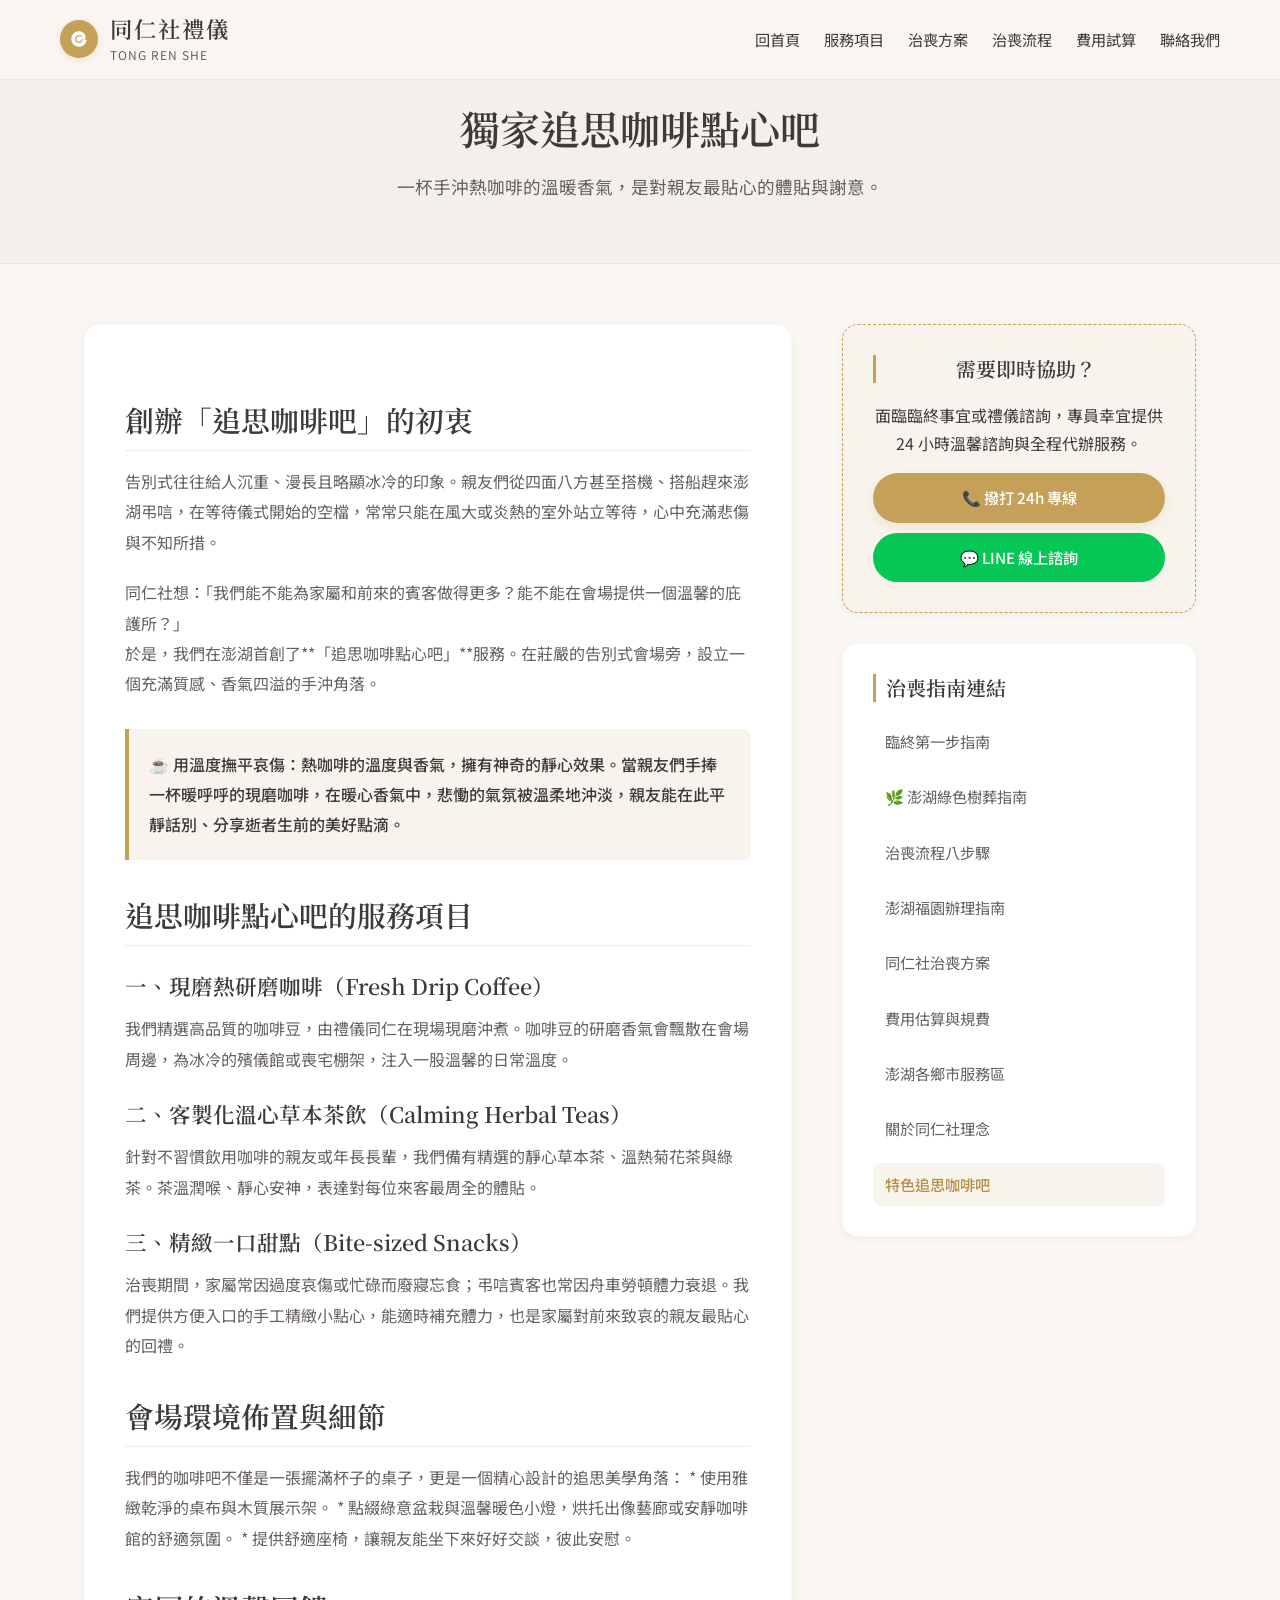
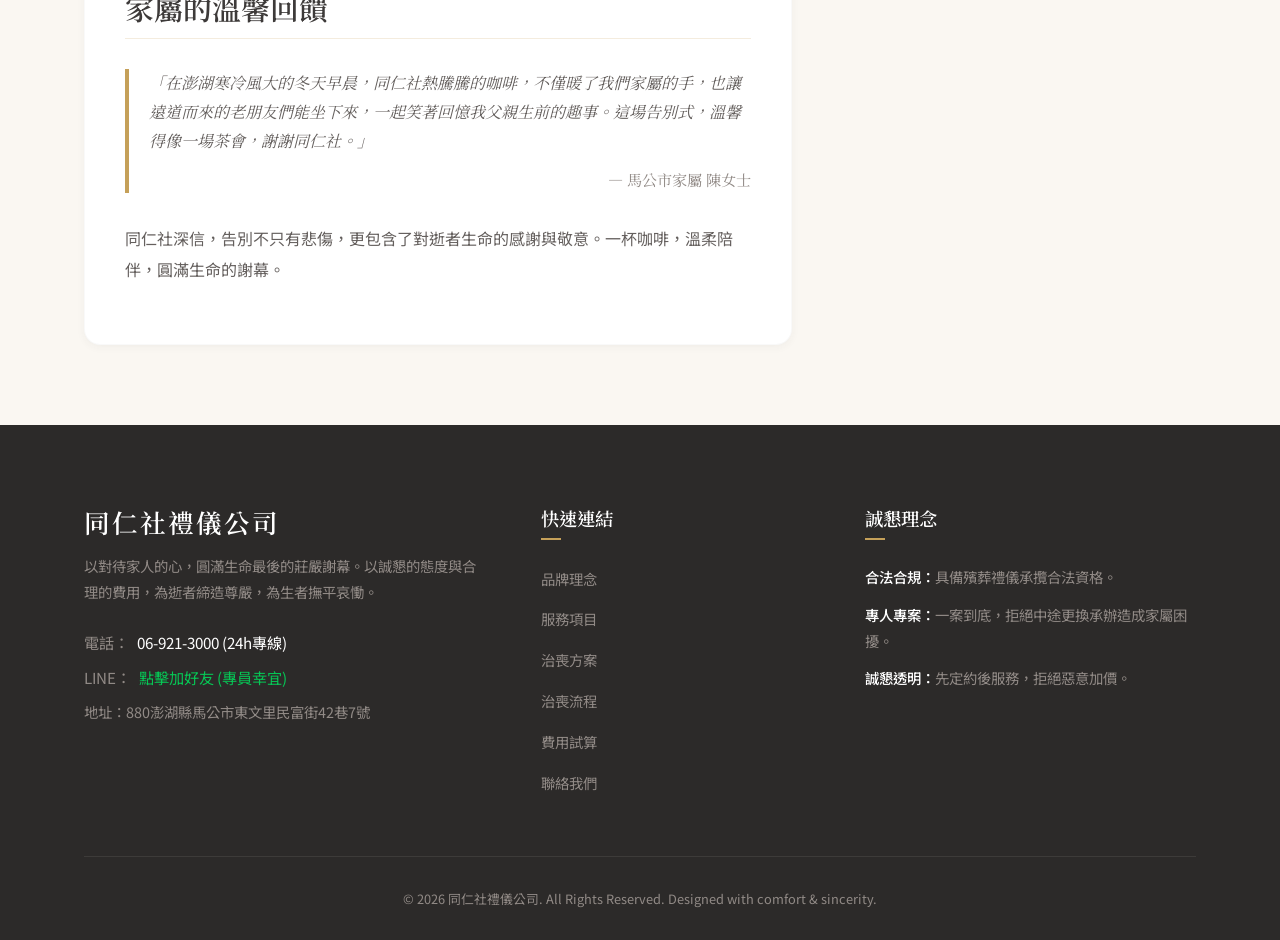
<file: coffeebar.html>
<!DOCTYPE html>
<html lang="zh-Hant-TW">
<head>
  <!-- Google tag (gtag.js) -->
  <script async src="https://www.googletagmanager.com/gtag/js?id=AW-18283575268"></script>
  <script>
    window.dataLayer = window.dataLayer || [];
    function gtag(){dataLayer.push(arguments);}
    gtag('js', new Date());
    gtag('config', 'AW-18283575268');
  </script>

  <!-- Event snippet for 網頁瀏覽 conversion page -->
  <script>
    gtag('event', 'conversion', {'send_to': 'AW-18283575268/CMQVCO7R6cccEOTvpI5E'});
  </script>

  <meta charset="UTF-8">
  <meta name="viewport" content="width=device-width, initial-scale=1.0">
  <meta name="description" content="同仁社生命禮儀首創「追思咖啡點心吧」。在告別會場特設手沖研磨咖啡與溫馨茶點，為遠道而來的親友提供暖心香氣與平靜話別的思念角落。24小時服務專線：06-921-3000。">
  <meta name="keywords" content="追思咖啡吧, 告別式咖啡茶點, 會場茶點服務, 溫馨禮儀特色, 同仁社生命禮儀">
  <meta name="author" content="同仁社禮儀公司">
  <meta property="og:title" content="獨家追思咖啡點心吧 | 告別式會場的溫馨陪伴角落">
  <meta property="og:description" content="用一杯手沖咖啡的暖心香氣，撫平喪親的沉重與悲慟。同仁社首創溫馨會場追思點心吧。">
  <meta property="og:type" content="article">
  <meta property="og:image" content="https://www.penghulin.com/assets/coffee_bar.jpg">
  <title>獨家追思咖啡點心吧 | 告別式會場的溫馨陪伴角落</title>
  
  <!-- CSS Stylesheet -->
  <link rel="stylesheet" href="styles.css">
  
  <!-- Favicon icon -->
  <link rel="icon" href="data:image/svg+xml,<svg xmlns=%22http://www.w3.org/2000/svg%22 viewBox=%220 0 100 100%22 fill=%22%23c5a880%22><path d=%22M50,15c-19.3,0-35,15.7-35,35s15.7,35,35,35c17.5,0,32-12.9,34.6-29.8C80.2,53.8,77,50,73,50s-7.1,3.2-7.9,7.1C63.8,63.6,57.5,68,50,68c-9.9,0-18-8.1-18-18s8.1-18,18-18c8.3,0,15.2,5.6,17.4,13.2c0.8,2.8,3.4,4.8,6.3,4.8c4.2,0,7.3-3.9,6.4-8C79,26.7,66,15,50,15z%22/><path d=%22M50,38c-6.6,0-12,5.4-12,12s5.4,12,12,12c5.3,0,9.8-3.5,11.3-8.3c0.8-2.6,3.2-4.4,6-4.4c3.9,0,6.7-3.6,5.8-7.4C70.6,43.2,61,38,50,38z%22/></svg>">
</head>
<body>

  <!-- 頂部導覽列 -->
  <header class="navbar" id="navbar">
    <div class="nav-container">
      <a href="index.html" class="logo-section">
        <div class="logo-icon">
          <svg viewBox="0 0 100 100" fill="currentColor" width="22" height="22" style="display: block;">
            <path d="M50,15c-19.3,0-35,15.7-35,35s15.7,35,35,35c17.5,0,32-12.9,34.6-29.8C80.2,53.8,77,50,73,50s-7.1,3.2-7.9,7.1C63.8,63.6,57.5,68,50,68c-9.9,0-18-8.1-18-18s8.1-18,18-18c8.3,0,15.2,5.6,17.4,13.2c0.8,2.8,3.4,4.8,6.3,4.8c4.2,0,7.3-3.9,6.4-8C79,26.7,66,15,50,15z"/>
            <path d="M50,38c-6.6,0-12,5.4-12,12s5.4,12,12,12c5.3,0,9.8-3.5,11.3-8.3c0.8-2.6,3.2-4.4,6-4.4c3.9,0,6.7-3.6,5.8-7.4C70.6,43.2,61,38,50,38z"/>
          </svg>
        </div>
        <div class="logo-text">
          <h1>同仁社禮儀</h1>
          <p>TONG REN SHE</p>
        </div>
      </a>
      
      <nav class="nav-links" id="nav-links">
        <a href="index.html" class="nav-item">回首頁</a>
        <a href="index.html#services" class="nav-item">服務項目</a>
        <a href="index.html#packages" class="nav-item">治喪方案</a>
        <a href="index.html#process" class="nav-item">治喪流程</a>
        <a href="index.html#estimator" class="nav-item">費用試算</a>
        <a href="index.html#contact" class="nav-item">聯絡我們</a>
      </nav>
      
      <button class="menu-toggle" id="menu-toggle" aria-label="切換選單">
        <span></span>
        <span></span>
        <span></span>
      </button>
    </div>
  </header>

  <!-- 子網頁英雄區 -->
  <section class="subpage-hero">
    <div class="container">
      <h1>獨家追思咖啡點心吧</h1>
      <p>一杯手沖熱咖啡的溫暖香氣，是對親友最貼心的體貼與謝意。</p>
    </div>
  </section>

  <!-- 主要佈局 -->
  <section class="subpage-layout">
    <div class="container">
      <div class="subpage-grid">
        
        <!-- 主要內容區 -->
        <main class="subpage-main article-content">
          <h2>創辦「追思咖啡吧」的初衷</h2>
          <p>告別式往往給人沉重、漫長且略顯冰冷的印象。親友們從四面八方甚至搭機、搭船趕來澎湖弔唁，在等待儀式開始的空檔，常常只能在風大或炎熱的室外站立等待，心中充滿悲傷與不知所措。</p>
          <p>同仁社想：「我們能不能為家屬和前來的賓客做得更多？能不能在會場提供一個溫馨的庇護所？」
            <br>於是，我們在澎湖首創了**「追思咖啡點心吧」**服務。在莊嚴的告別式會場旁，設立一個充滿質感、香氣四溢的手沖角落。
          </p>

          <div class="highlight-box">
            <p>☕ 用溫度撫平哀傷：熱咖啡的溫度與香氣，擁有神奇的靜心效果。當親友們手捧一杯暖呼呼的現磨咖啡，在暖心香氣中，悲慟的氣氛被溫柔地沖淡，親友能在此平靜話別、分享逝者生前的美好點滴。</p>
          </div>

          <h2>追思咖啡點心吧的服務項目</h2>
          
          <h3>一、現磨熱研磨咖啡（Fresh Drip Coffee）</h3>
          <p>我們精選高品質的咖啡豆，由禮儀同仁在現場現磨沖煮。咖啡豆的研磨香氣會飄散在會場周邊，為冰冷的殯儀館或喪宅棚架，注入一股溫馨的日常溫度。</p>

          <h3>二、客製化溫心草本茶飲（Calming Herbal Teas）</h3>
          <p>針對不習慣飲用咖啡的親友或年長長輩，我們備有精選的靜心草本茶、溫熱菊花茶與綠茶。茶溫潤喉、靜心安神，表達對每位來客最周全的體貼。</p>

          <h3>三、精緻一口甜點（Bite-sized Snacks）</h3>
          <p>治喪期間，家屬常因過度哀傷或忙碌而廢寢忘食；弔唁賓客也常因舟車勞頓體力衰退。我們提供方便入口的手工精緻小點心，能適時補充體力，也是家屬對前來致哀的親友最貼心的回禮。</p>

          <h2>會場環境佈置與細節</h2>
          <p>我們的咖啡吧不僅是一張擺滿杯子的桌子，更是一個精心設計的追思美學角落：
            *   使用雅緻乾淨的桌布與木質展示架。
            *   點綴綠意盆栽與溫馨暖色小燈，烘托出像藝廊或安靜咖啡館的舒適氛圍。
            *   提供舒適座椅，讓親友能坐下來好好交談，彼此安慰。
          </p>

          <h2>家屬的溫馨回饋</h2>
          <blockquote style="font-family: var(--font-serif); border-left: 4px solid var(--color-gold); padding-left: 20px; margin: 30px 0; font-style: italic; color: var(--text-secondary);">
            「在澎湖寒冷風大的冬天早晨，同仁社熱騰騰的咖啡，不僅暖了我們家屬的手，也讓遠道而來的老朋友們能坐下來，一起笑著回憶我父親生前的趣事。這場告別式，溫馨得像一場茶會，謝謝同仁社。」
            <span style="display: block; text-align: right; font-size: 0.95rem; color: var(--text-muted); font-style: normal; margin-top: 10px;">— 馬公市家屬 陳女士</span>
          </blockquote>

          <p>同仁社深信，告別不只有悲傷，更包含了對逝者生命的感謝與敬意。一杯咖啡，溫柔陪伴，圓滿生命的謝幕。</p>
        </main>
        
        <!-- 側邊欄 -->
        <aside class="subpage-sidebar">
          
          <!-- 聯絡卡片 -->
          <div class="sidebar-card sidebar-cta">
            <h3>需要即時協助？</h3>
            <p>面臨臨終事宜或禮儀諮詢，專員幸宜提供 24 小時溫馨諮詢與全程代辦服務。</p>
            <a href="tel:06-921-3000" class="btn btn-primary" style="display: inline-block;">📞 撥打 24h 專線</a>
            <a href="https://line.me/ti/p/JByVvhz6DX" target="_blank" rel="noopener noreferrer" class="btn" style="display: inline-block; background-color: #06C755; color: white; margin-top: 10px;">💬 LINE 線上諮詢</a>
          </div>

          <!-- 子網頁選單 -->
          <div class="sidebar-card">
            <h3>治喪指南連結</h3>
            <nav class="sidebar-menu">
              <a href="first-steps.html" class="sidebar-menu-link">臨終第一步指南</a>
              <a href="tree-burial.html" class="sidebar-menu-link">🌿 澎湖綠色樹葬指南</a>
              <a href="process.html" class="sidebar-menu-link">治喪流程八步驟</a>
              <a href="fuyuan-guide.html" class="sidebar-menu-link">澎湖福園辦理指南</a>
              <a href="packages.html" class="sidebar-menu-link">同仁社治喪方案</a>
              <a href="pricing.html" class="sidebar-menu-link">費用估算與規費</a>
              <a href="regions.html" class="sidebar-menu-link">澎湖各鄉市服務區</a>
              <a href="about.html" class="sidebar-menu-link">關於同仁社理念</a>
              <a href="coffeebar.html" class="sidebar-menu-link active">特色追思咖啡吧</a>
            </nav>
          </div>
          
        </aside>

      </div>
    </div>
  </section>

  <!-- 頁尾 -->
  <footer class="footer">
    <div class="container">
      <div class="footer-grid">
        <div class="footer-brand">
          <h2>同仁社禮儀公司</h2>
          <p>以對待家人的心，圓滿生命最後的莊嚴謝幕。以誠懇的態度與合理的費用，為逝者締造尊嚴，為生者撫平哀慟。</p>
          <div class="footer-brand-contact">
            <a href="tel:06-921-3000"><span>電話：</span>06-921-3000 (24h專線)</a>
            <a href="https://line.me/ti/p/JByVvhz6DX" target="_blank" rel="noopener noreferrer" style="color: #06C755;"><span>LINE：</span>點擊加好友 (專員幸宜)</a>
            <span style="font-size: 0.9rem;">地址：880澎湖縣馬公市東文里民富街42巷7號</span>
          </div>
        </div>
        
        <div class="footer-links">
          <h3>快速連結</h3>
          <ul>
            <li><a href="index.html#about">品牌理念</a></li>
            <li><a href="index.html#services">服務項目</a></li>
            <li><a href="index.html#packages">治喪方案</a></li>
            <li><a href="index.html#process">治喪流程</a></li>
            <li><a href="index.html#estimator">費用試算</a></li>
            <li><a href="index.html#contact">聯絡我們</a></li>
          </ul>
        </div>
        
        <div class="footer-contact">
          <h3>誠懇理念</h3>
          <div class="footer-contact-details">
            <span><strong>合法合規：</strong>具備殯葬禮儀承攬合法資格。</span>
            <span><strong>專人專案：</strong>一案到底，拒絕中途更換承辦造成家屬困擾。</span>
            <span><strong>誠懇透明：</strong>先定約後服務，拒絕惡意加價。</span>
          </div>
        </div>
      </div>
      
      <div class="footer-bottom">
        <p>&copy; 2026 同仁社禮儀公司. All Rights Reserved. Designed with comfort & sincerity.</p>
      </div>
    </div>
  </footer>

  <!-- JS Interactivity -->
  <script src="script.js"></script>
</body>
</html>
</file>
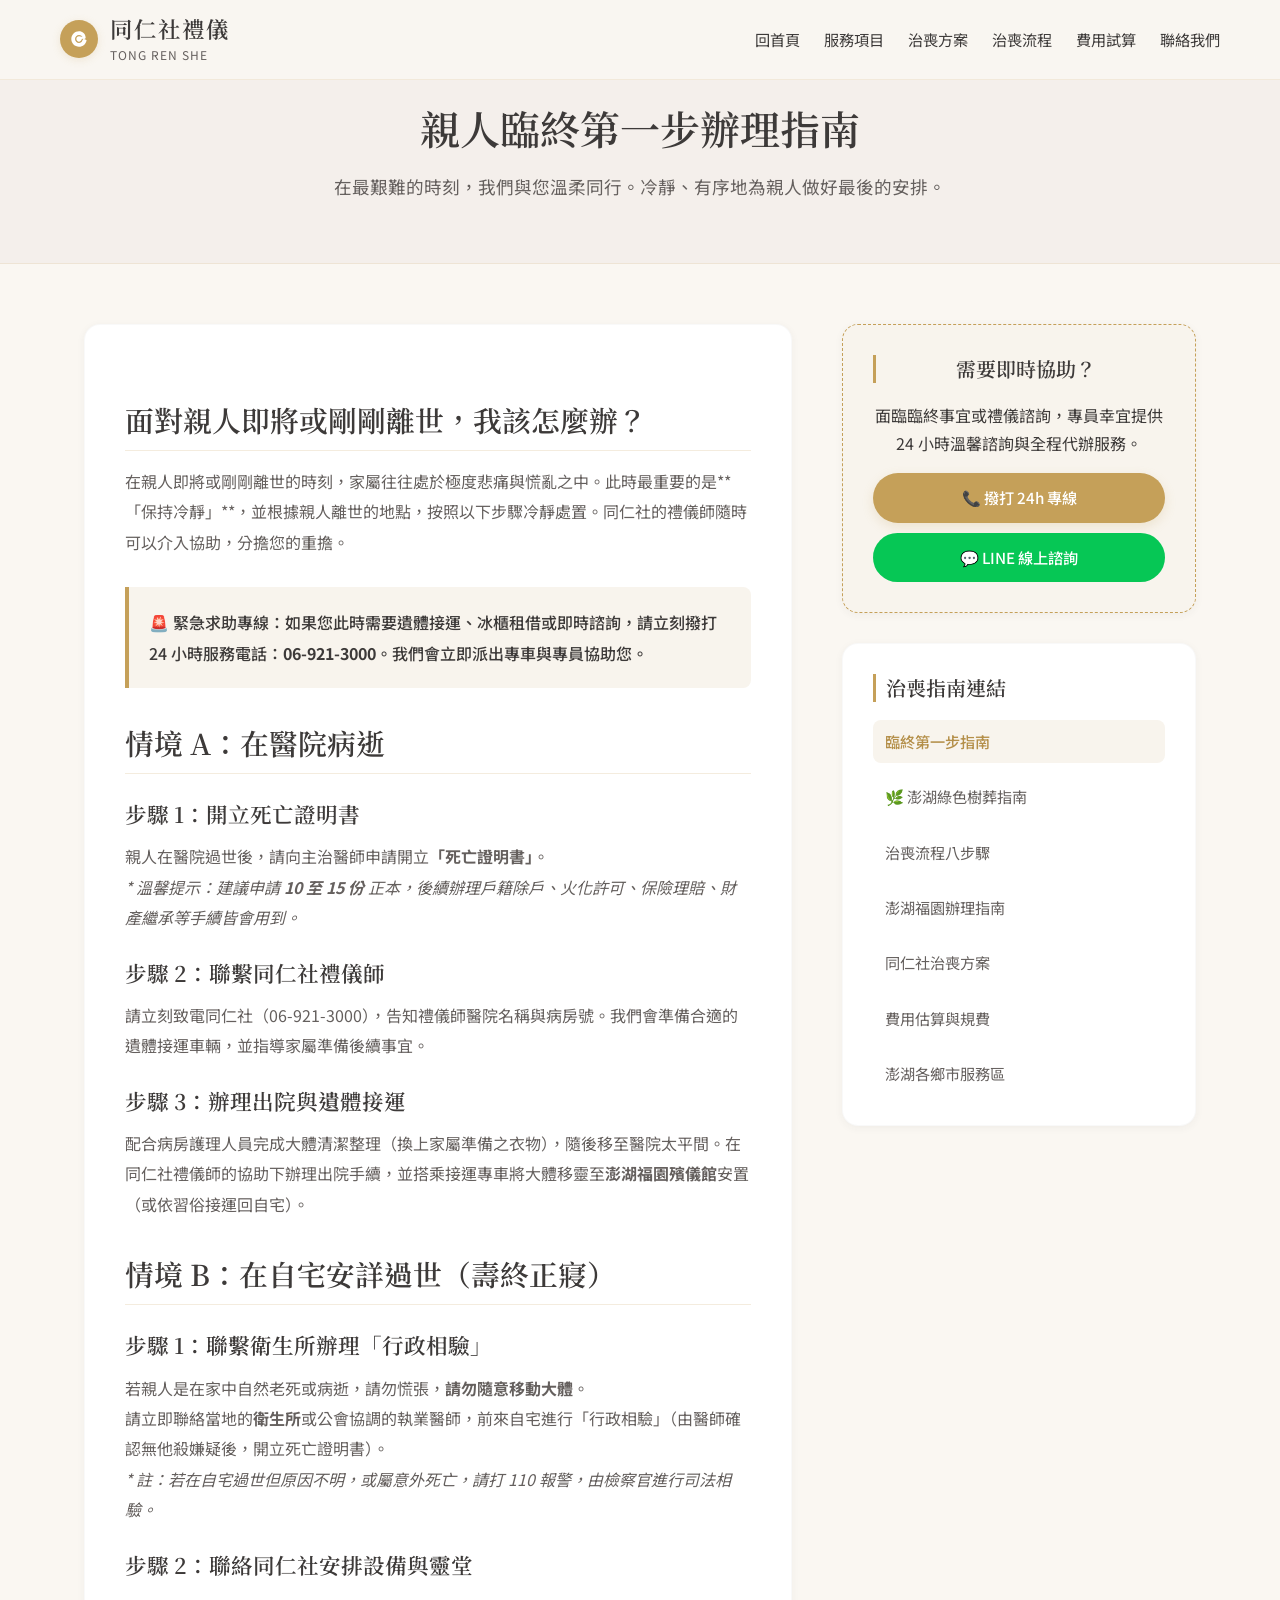
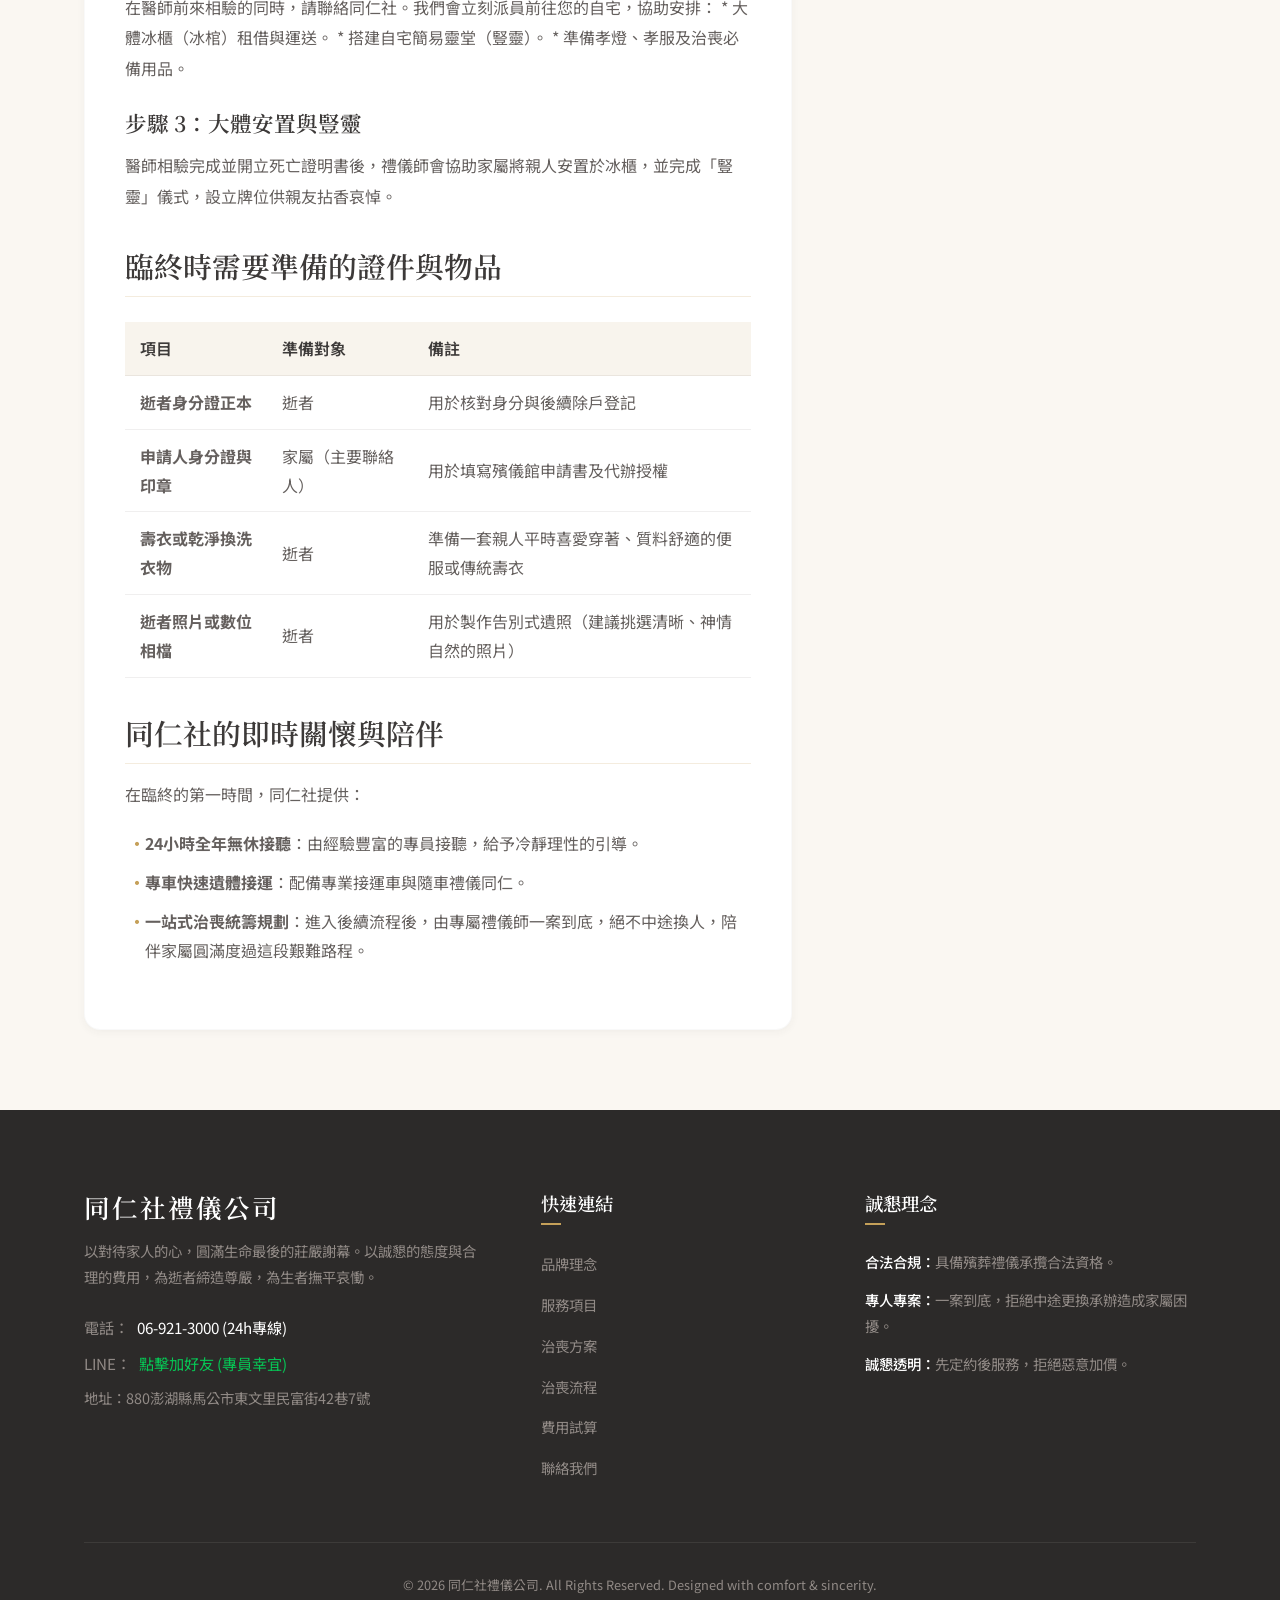
<file: first-steps.html>
<!DOCTYPE html>
<html lang="zh-Hant-TW">
<head>
  <!-- Google tag (gtag.js) -->
  <script async src="https://www.googletagmanager.com/gtag/js?id=AW-18283575268"></script>
  <script>
    window.dataLayer = window.dataLayer || [];
    function gtag(){dataLayer.push(arguments);}
    gtag('js', new Date());
    gtag('config', 'AW-18283575268');
  </script>

  <!-- Event snippet for 網頁瀏覽 conversion page -->
  <script>
    gtag('event', 'conversion', {'send_to': 'AW-18283575268/CMQVCO7R6cccEOTvpI5E'});
  </script>

  <meta charset="UTF-8">
  <meta name="viewport" content="width=device-width, initial-scale=1.0">
  <meta name="description" content="同仁社禮儀公司為您整理親人臨終第一步辦理指南。詳細列出醫院往生與自宅壽終的處理流程、行政相驗、死亡證明書準備以及緊急應對措施。24小時服務專線：06-921-3000。">
  <meta name="keywords" content="臨終第一步, 死亡證明書, 行政相驗, 遺體接運, 澎湖禮儀公司, 治喪指南, 同仁社禮儀">
  <meta name="author" content="同仁社禮儀公司">
  <meta property="og:title" content="親人臨終第一步處理指南與應急步驟 | 同仁社禮儀公司">
  <meta property="og:description" content="面對生命最後的時刻，我們與您溫柔同行。最詳盡的臨終程序指引，協助您冷靜應對。">
  <meta property="og:type" content="article">
  <meta property="og:image" content="https://www.penghulin.com/assets/about_bg.png">
  <title>親人臨終第一步處理指南與應急步驟 | 同仁社禮儀公司</title>
  
  <!-- CSS Stylesheet -->
  <link rel="stylesheet" href="styles.css">
  
  <!-- Favicon icon -->
  <link rel="icon" href="data:image/svg+xml,<svg xmlns=%22http://www.w3.org/2000/svg%22 viewBox=%220 0 100 100%22 fill=%22%23c5a880%22><path d=%22M50,15c-19.3,0-35,15.7-35,35s15.7,35,35,35c17.5,0,32-12.9,34.6-29.8C80.2,53.8,77,50,73,50s-7.1,3.2-7.9,7.1C63.8,63.6,57.5,68,50,68c-9.9,0-18-8.1-18-18s8.1-18,18-18c8.3,0,15.2,5.6,17.4,13.2c0.8,2.8,3.4,4.8,6.3,4.8c4.2,0,7.3-3.9,6.4-8C79,26.7,66,15,50,15z%22/><path d=%22M50,38c-6.6,0-12,5.4-12,12s5.4,12,12,12c5.3,0,9.8-3.5,11.3-8.3c0.8-2.6,3.2-4.4,6-4.4c3.9,0,6.7-3.6,5.8-7.4C70.6,43.2,61,38,50,38z%22/></svg>">
</head>
<body>

  <!-- 頂部導覽列 -->
  <header class="navbar" id="navbar">
    <div class="nav-container">
      <a href="index.html" class="logo-section">
        <div class="logo-icon">
          <svg viewBox="0 0 100 100" fill="currentColor" width="22" height="22" style="display: block;">
            <path d="M50,15c-19.3,0-35,15.7-35,35s15.7,35,35,35c17.5,0,32-12.9,34.6-29.8C80.2,53.8,77,50,73,50s-7.1,3.2-7.9,7.1C63.8,63.6,57.5,68,50,68c-9.9,0-18-8.1-18-18s8.1-18,18-18c8.3,0,15.2,5.6,17.4,13.2c0.8,2.8,3.4,4.8,6.3,4.8c4.2,0,7.3-3.9,6.4-8C79,26.7,66,15,50,15z"/>
            <path d="M50,38c-6.6,0-12,5.4-12,12s5.4,12,12,12c5.3,0,9.8-3.5,11.3-8.3c0.8-2.6,3.2-4.4,6-4.4c3.9,0,6.7-3.6,5.8-7.4C70.6,43.2,61,38,50,38z"/>
          </svg>
        </div>
        <div class="logo-text">
          <h1>同仁社禮儀</h1>
          <p>TONG REN SHE</p>
        </div>
      </a>
      
      <nav class="nav-links" id="nav-links">
        <a href="index.html" class="nav-item">回首頁</a>
        <a href="index.html#services" class="nav-item">服務項目</a>
        <a href="index.html#packages" class="nav-item">治喪方案</a>
        <a href="index.html#process" class="nav-item">治喪流程</a>
        <a href="index.html#estimator" class="nav-item">費用試算</a>
        <a href="index.html#contact" class="nav-item">聯絡我們</a>
      </nav>
      
      <button class="menu-toggle" id="menu-toggle" aria-label="切換選單">
        <span></span>
        <span></span>
        <span></span>
      </button>
    </div>
  </header>

  <!-- 子網頁英雄區 -->
  <section class="subpage-hero">
    <div class="container">
      <h1>親人臨終第一步辦理指南</h1>
      <p>在最艱難的時刻，我們與您溫柔同行。冷靜、有序地為親人做好最後的安排。</p>
    </div>
  </section>

  <!-- 主要佈局 -->
  <section class="subpage-layout">
    <div class="container">
      <div class="subpage-grid">
        
        <!-- 主要內容區 -->
        <main class="subpage-main article-content">
          <h2>面對親人即將或剛剛離世，我該怎麼辦？</h2>
          <p>在親人即將或剛剛離世的時刻，家屬往往處於極度悲痛與慌亂之中。此時最重要的是**「保持冷靜」**，並根據親人離世的地點，按照以下步驟冷靜處置。同仁社的禮儀師隨時可以介入協助，分擔您的重擔。</p>
          
          <div class="highlight-box">
            <p>🚨 緊急求助專線：如果您此時需要遺體接運、冰櫃租借或即時諮詢，請立刻撥打 24 小時服務電話：<strong>06-921-3000</strong>。我們會立即派出專車與專員協助您。</p>
          </div>

          <h2>情境 A：在醫院病逝</h2>
          
          <h3>步驟 1：開立死亡證明書</h3>
          <p>親人在醫院過世後，請向主治醫師申請開立<strong>「死亡證明書」</strong>。
            <br><em>* 溫馨提示：建議申請 <strong>10 至 15 份</strong> 正本，後續辦理戶籍除戶、火化許可、保險理賠、財產繼承等手續皆會用到。</em>
          </p>

          <h3>步驟 2：聯繫同仁社禮儀師</h3>
          <p>請立刻致電同仁社（06-921-3000），告知禮儀師醫院名稱與病房號。我們會準備合適的遺體接運車輛，並指導家屬準備後續事宜。</p>

          <h3>步驟 3：辦理出院與遺體接運</h3>
          <p>配合病房護理人員完成大體清潔整理（換上家屬準備之衣物），隨後移至醫院太平間。在同仁社禮儀師的協助下辦理出院手續，並搭乘接運專車將大體移靈至<strong>澎湖福園殯儀館</strong>安置（或依習俗接運回自宅）。</p>

          <h2>情境 B：在自宅安詳過世（壽終正寢）</h2>
          
          <h3>步驟 1：聯繫衛生所辦理「行政相驗」</h3>
          <p>若親人是在家中自然老死或病逝，請勿慌張，<strong>請勿隨意移動大體</strong>。
            <br>請立即聯絡當地的<strong>衛生所</strong>或公會協調的執業醫師，前來自宅進行「行政相驗」（由醫師確認無他殺嫌疑後，開立死亡證明書）。
            <br><em>* 註：若在自宅過世但原因不明，或屬意外死亡，請打 110 報警，由檢察官進行司法相驗。</em>
          </p>

          <h3>步驟 2：聯絡同仁社安排設備與靈堂</h3>
          <p>在醫師前來相驗的同時，請聯絡同仁社。我們會立刻派員前往您的自宅，協助安排：
            *   大體冰櫃（冰棺）租借與運送。
            *   搭建自宅簡易靈堂（豎靈）。
            *   準備孝燈、孝服及治喪必備用品。
          </p>

          <h3>步驟 3：大體安置與豎靈</h3>
          <p>醫師相驗完成並開立死亡證明書後，禮儀師會協助家屬將親人安置於冰櫃，並完成「豎靈」儀式，設立牌位供親友拈香哀悼。</p>

          <h2>臨終時需要準備的證件與物品</h2>
          <table>
            <thead>
              <tr>
                <th>項目</th>
                <th>準備對象</th>
                <th>備註</th>
              </tr>
            </thead>
            <tbody>
              <tr>
                <td><strong>逝者身分證正本</strong></td>
                <td>逝者</td>
                <td>用於核對身分與後續除戶登記</td>
              </tr>
              <tr>
                <td><strong>申請人身分證與印章</strong></td>
                <td>家屬（主要聯絡人）</td>
                <td>用於填寫殯儀館申請書及代辦授權</td>
              </tr>
              <tr>
                <td><strong>壽衣或乾淨換洗衣物</strong></td>
                <td>逝者</td>
                <td>準備一套親人平時喜愛穿著、質料舒適的便服或傳統壽衣</td>
              </tr>
              <tr>
                <td><strong>逝者照片或數位相檔</strong></td>
                <td>逝者</td>
                <td>用於製作告別式遺照（建議挑選清晰、神情自然的照片）</td>
              </tr>
            </tbody>
          </table>

          <h2>同仁社的即時關懷與陪伴</h2>
          <p>在臨終的第一時間，同仁社提供：</p>
          <ul>
            <li><strong>24小時全年無休接聽</strong>：由經驗豐富的專員接聽，給予冷靜理性的引導。</li>
            <li><strong>專車快速遺體接運</strong>：配備專業接運車與隨車禮儀同仁。</li>
            <li><strong>一站式治喪統籌規劃</strong>：進入後續流程後，由專屬禮儀師一案到底，絕不中途換人，陪伴家屬圓滿度過這段艱難路程。</li>
          </ul>
        </main>
        
        <!-- 側邊欄 -->
        <aside class="subpage-sidebar">
          
          <!-- 聯絡卡片 -->
          <div class="sidebar-card sidebar-cta">
            <h3>需要即時協助？</h3>
            <p>面臨臨終事宜或禮儀諮詢，專員幸宜提供 24 小時溫馨諮詢與全程代辦服務。</p>
            <a href="tel:06-921-3000" class="btn btn-primary" style="display: inline-block;">📞 撥打 24h 專線</a>
            <a href="https://line.me/ti/p/JByVvhz6DX" target="_blank" rel="noopener noreferrer" class="btn" style="display: inline-block; background-color: #06C755; color: white; margin-top: 10px;">💬 LINE 線上諮詢</a>
          </div>

          <!-- 子網頁選單 -->
          <div class="sidebar-card">
            <h3>治喪指南連結</h3>
            <nav class="sidebar-menu">
              <a href="first-steps.html" class="sidebar-menu-link active">臨終第一步指南</a>
              <a href="tree-burial.html" class="sidebar-menu-link">🌿 澎湖綠色樹葬指南</a>
              <a href="process.html" class="sidebar-menu-link">治喪流程八步驟</a>
              <a href="fuyuan-guide.html" class="sidebar-menu-link">澎湖福園辦理指南</a>
              <a href="packages.html" class="sidebar-menu-link">同仁社治喪方案</a>
              <a href="pricing.html" class="sidebar-menu-link">費用估算與規費</a>
              <a href="regions.html" class="sidebar-menu-link">澎湖各鄉市服務區</a>
            </nav>
          </div>
          
        </aside>

      </div>
    </div>
  </section>

  <!-- 頁尾 -->
  <footer class="footer">
    <div class="container">
      <div class="footer-grid">
        <div class="footer-brand">
          <h2>同仁社禮儀公司</h2>
          <p>以對待家人的心，圓滿生命最後的莊嚴謝幕。以誠懇的態度與合理的費用，為逝者締造尊嚴，為生者撫平哀慟。</p>
          <div class="footer-brand-contact">
            <a href="tel:06-921-3000"><span>電話：</span>06-921-3000 (24h專線)</a>
            <a href="https://line.me/ti/p/JByVvhz6DX" target="_blank" rel="noopener noreferrer" style="color: #06C755;"><span>LINE：</span>點擊加好友 (專員幸宜)</a>
            <span style="font-size: 0.9rem;">地址：880澎湖縣馬公市東文里民富街42巷7號</span>
          </div>
        </div>
        
        <div class="footer-links">
          <h3>快速連結</h3>
          <ul>
            <li><a href="index.html#about">品牌理念</a></li>
            <li><a href="index.html#services">服務項目</a></li>
            <li><a href="index.html#packages">治喪方案</a></li>
            <li><a href="index.html#process">治喪流程</a></li>
            <li><a href="index.html#estimator">費用試算</a></li>
            <li><a href="index.html#contact">聯絡我們</a></li>
          </ul>
        </div>
        
        <div class="footer-contact">
          <h3>誠懇理念</h3>
          <div class="footer-contact-details">
            <span><strong>合法合規：</strong>具備殯葬禮儀承攬合法資格。</span>
            <span><strong>專人專案：</strong>一案到底，拒絕中途更換承辦造成家屬困擾。</span>
            <span><strong>誠懇透明：</strong>先定約後服務，拒絕惡意加價。</span>
          </div>
        </div>
      </div>
      
      <div class="footer-bottom">
        <p>&copy; 2026 同仁社禮儀公司. All Rights Reserved. Designed with comfort & sincerity.</p>
      </div>
    </div>
  </footer>

  <!-- JS Interactivity -->
  <script src="script.js"></script>
</body>
</html>
</file>
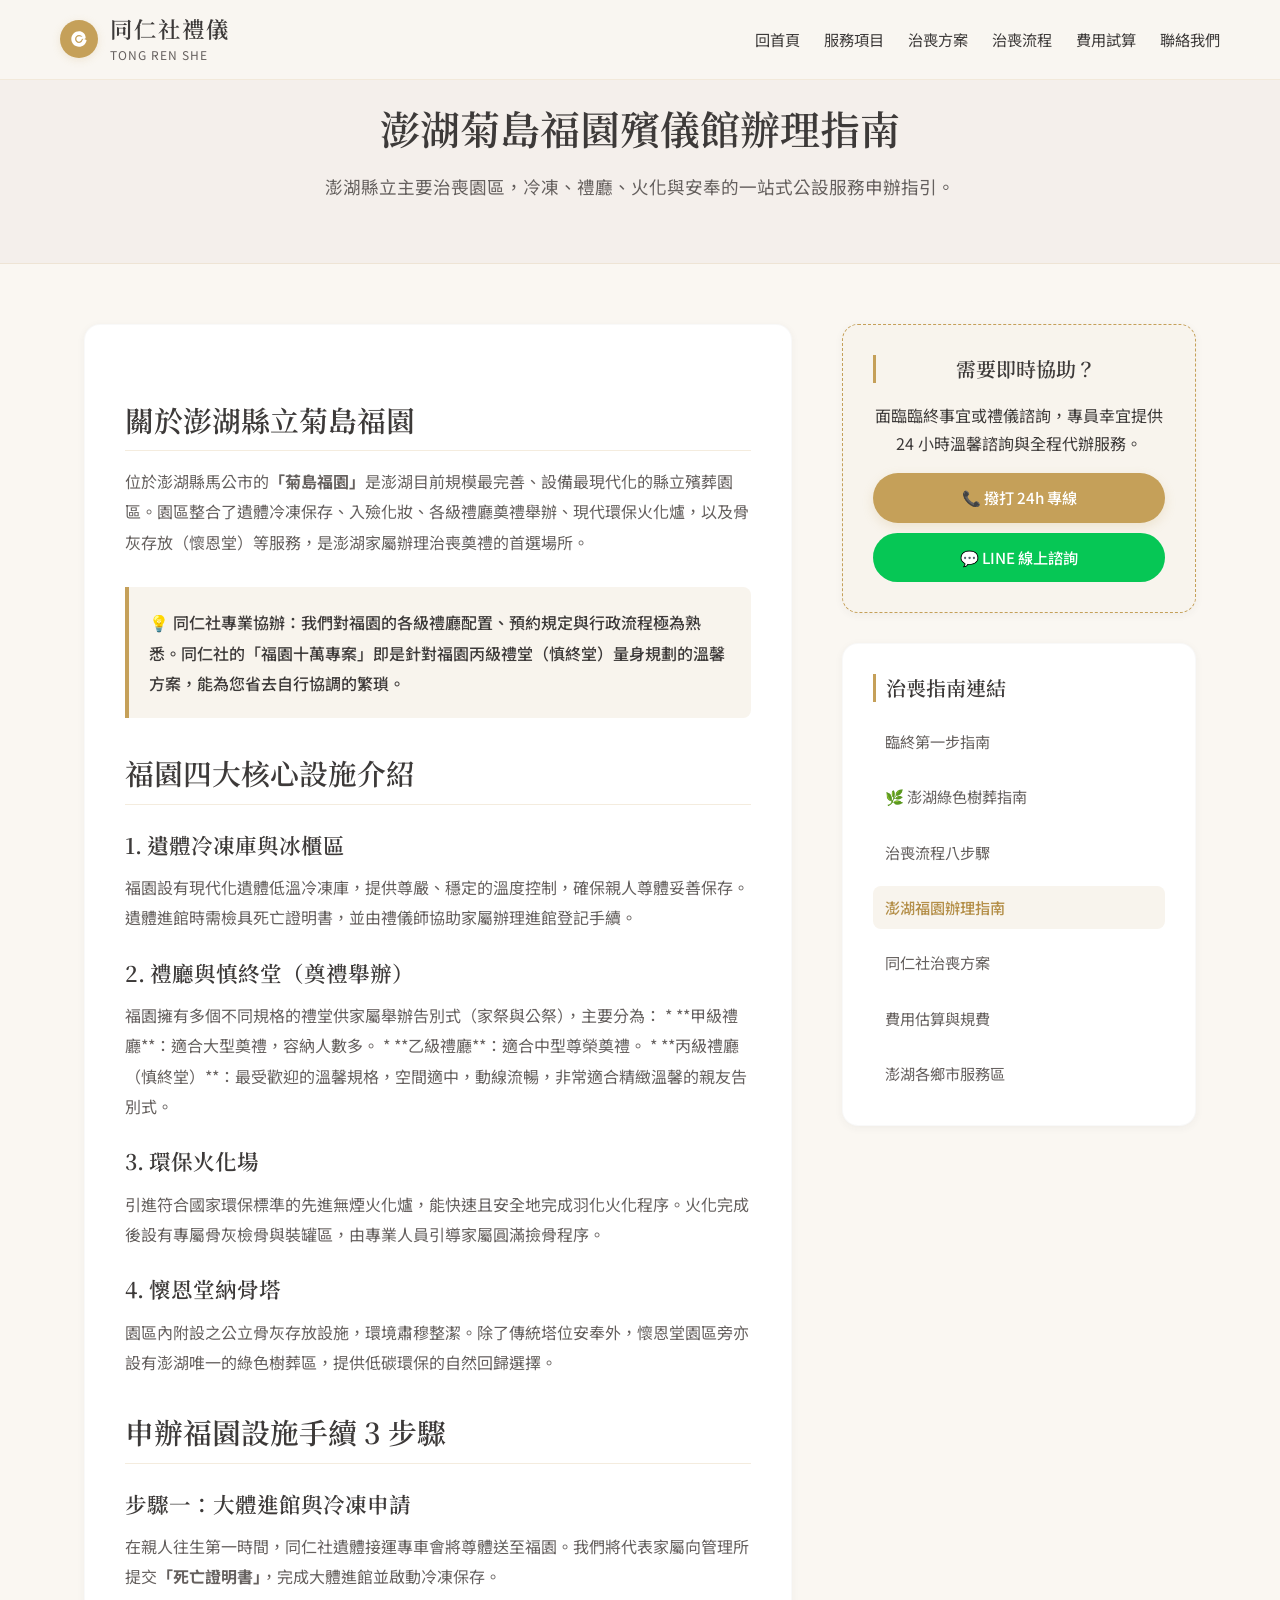
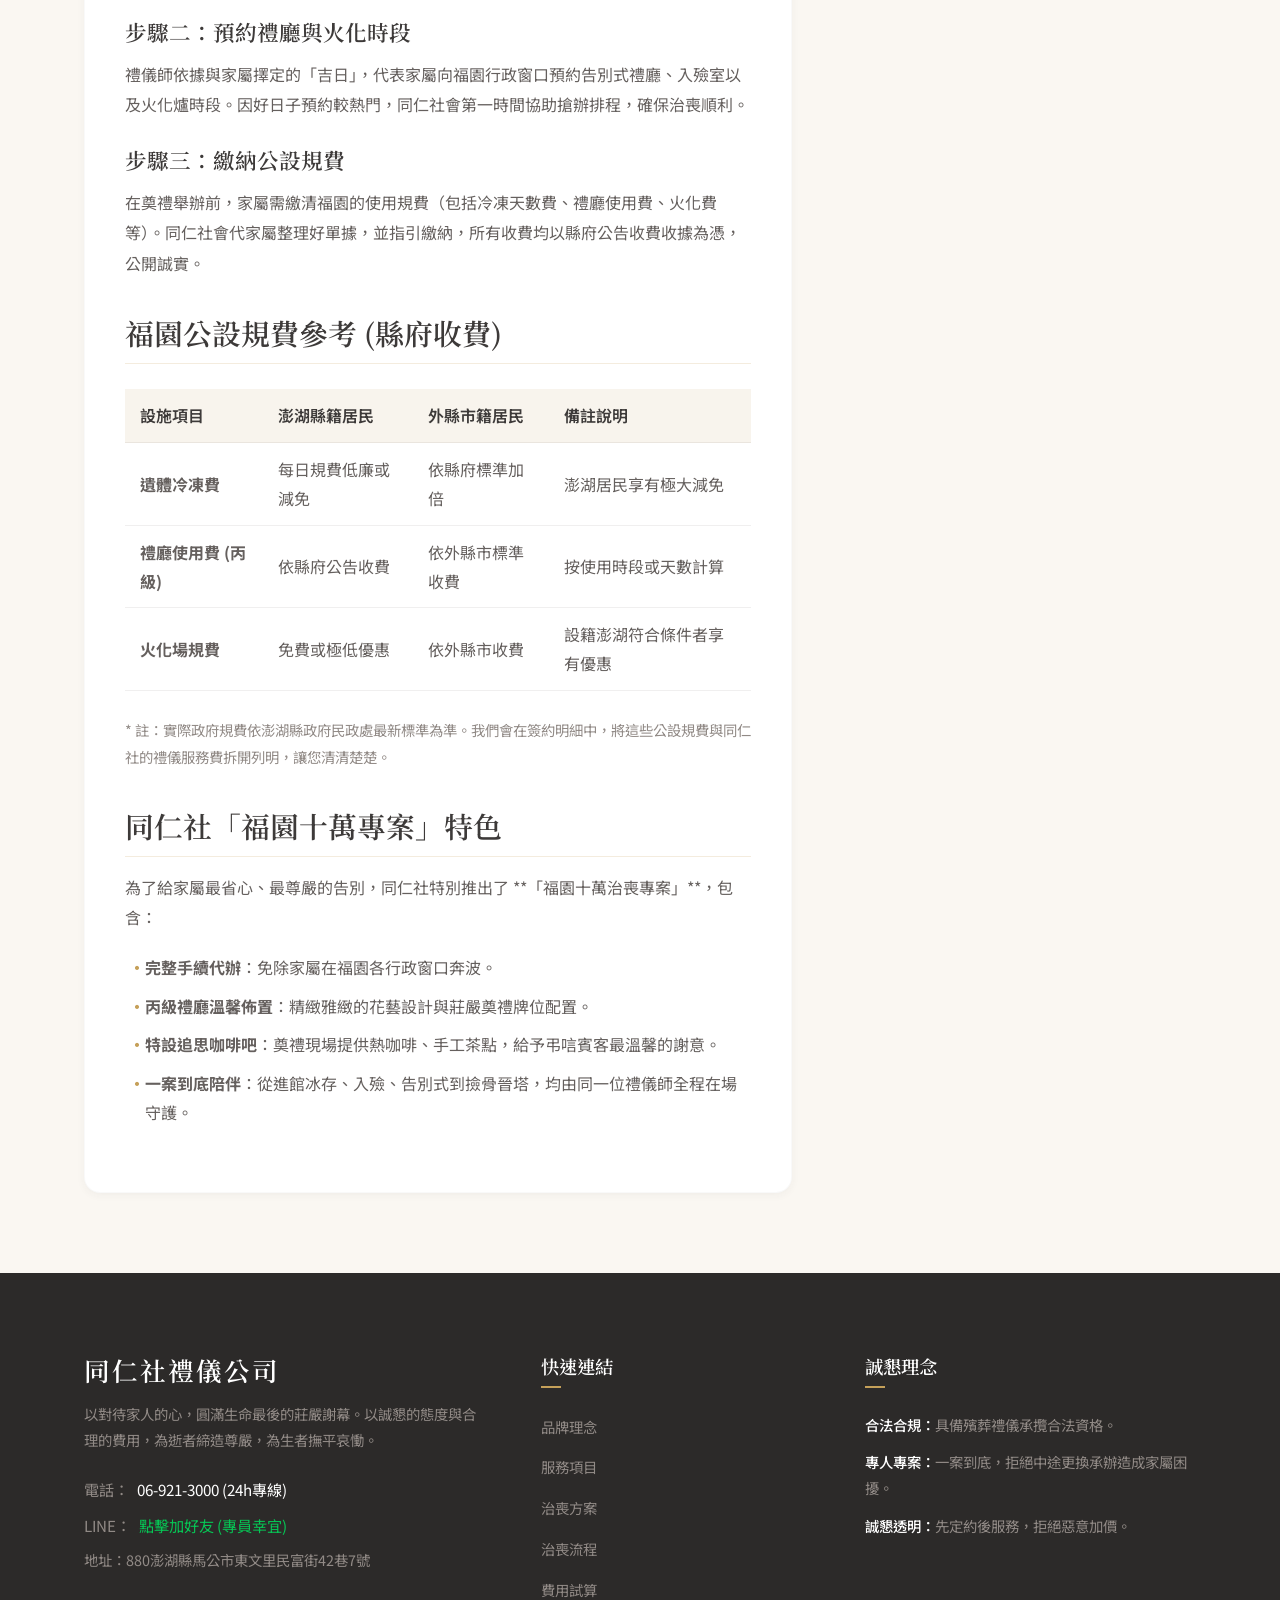
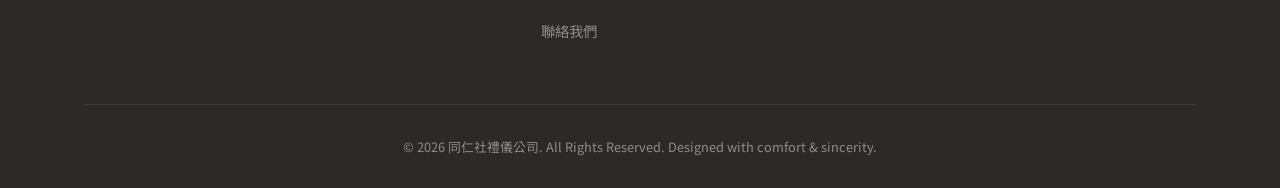
<file: fuyuan-guide.html>
<!DOCTYPE html>
<html lang="zh-Hant-TW">
<head>
  <!-- Google tag (gtag.js) -->
  <script async src="https://www.googletagmanager.com/gtag/js?id=AW-18283575268"></script>
  <script>
    window.dataLayer = window.dataLayer || [];
    function gtag(){dataLayer.push(arguments);}
    gtag('js', new Date());
    gtag('config', 'AW-18283575268');
  </script>

  <!-- Event snippet for 網頁瀏覽 conversion page -->
  <script>
    gtag('event', 'conversion', {'send_to': 'AW-18283575268/CMQVCO7R6cccEOTvpI5E'});
  </script>

  <meta charset="UTF-8">
  <meta name="viewport" content="width=device-width, initial-scale=1.0">
  <meta name="description" content="同仁社禮儀公司提供澎湖縣立菊島福園殯儀館辦理指南。詳細列出福園設施（冷凍庫、禮廳、火化場）、申辦手續流程、政府規費與同仁社福園專案服務。24小時服務專線：06-921-3000。">
  <meta name="keywords" content="澎湖福園, 菊島福園, 澎湖殯儀館, 福園火化場, 禮廳預約, 同仁社禮儀">
  <meta name="author" content="同仁社禮儀公司">
  <meta property="og:title" content="澎湖菊島福園殯儀館辦理指南與手續流程 | 同仁社禮儀公司">
  <meta property="og:description" content="澎湖福園殯儀館設施服務與申辦手續詳細解析。同仁社協助您流暢辦理所有公設手續。">
  <meta property="og:type" content="article">
  <meta property="og:image" content="https://www.penghulin.com/assets/about_bg.png">
  <title>澎湖菊島福園殯儀館辦理指南與手續流程 | 同仁社禮儀公司</title>
  
  <!-- CSS Stylesheet -->
  <link rel="stylesheet" href="styles.css">
  
  <!-- Favicon icon -->
  <link rel="icon" href="data:image/svg+xml,<svg xmlns=%22http://www.w3.org/2000/svg%22 viewBox=%220 0 100 100%22 fill=%22%23c5a880%22><path d=%22M50,15c-19.3,0-35,15.7-35,35s15.7,35,35,35c17.5,0,32-12.9,34.6-29.8C80.2,53.8,77,50,73,50s-7.1,3.2-7.9,7.1C63.8,63.6,57.5,68,50,68c-9.9,0-18-8.1-18-18s8.1-18,18-18c8.3,0,15.2,5.6,17.4,13.2c0.8,2.8,3.4,4.8,6.3,4.8c4.2,0,7.3-3.9,6.4-8C79,26.7,66,15,50,15z%22/><path d=%22M50,38c-6.6,0-12,5.4-12,12s5.4,12,12,12c5.3,0,9.8-3.5,11.3-8.3c0.8-2.6,3.2-4.4,6-4.4c3.9,0,6.7-3.6,5.8-7.4C70.6,43.2,61,38,50,38z%22/></svg>">
</head>
<body>

  <!-- 頂部導覽列 -->
  <header class="navbar" id="navbar">
    <div class="nav-container">
      <a href="index.html" class="logo-section">
        <div class="logo-icon">
          <svg viewBox="0 0 100 100" fill="currentColor" width="22" height="22" style="display: block;">
            <path d="M50,15c-19.3,0-35,15.7-35,35s15.7,35,35,35c17.5,0,32-12.9,34.6-29.8C80.2,53.8,77,50,73,50s-7.1,3.2-7.9,7.1C63.8,63.6,57.5,68,50,68c-9.9,0-18-8.1-18-18s8.1-18,18-18c8.3,0,15.2,5.6,17.4,13.2c0.8,2.8,3.4,4.8,6.3,4.8c4.2,0,7.3-3.9,6.4-8C79,26.7,66,15,50,15z"/>
            <path d="M50,38c-6.6,0-12,5.4-12,12s5.4,12,12,12c5.3,0,9.8-3.5,11.3-8.3c0.8-2.6,3.2-4.4,6-4.4c3.9,0,6.7-3.6,5.8-7.4C70.6,43.2,61,38,50,38z"/>
          </svg>
        </div>
        <div class="logo-text">
          <h1>同仁社禮儀</h1>
          <p>TONG REN SHE</p>
        </div>
      </a>
      
      <nav class="nav-links" id="nav-links">
        <a href="index.html" class="nav-item">回首頁</a>
        <a href="index.html#services" class="nav-item">服務項目</a>
        <a href="index.html#packages" class="nav-item">治喪方案</a>
        <a href="index.html#process" class="nav-item">治喪流程</a>
        <a href="index.html#estimator" class="nav-item">費用試算</a>
        <a href="index.html#contact" class="nav-item">聯絡我們</a>
      </nav>
      
      <button class="menu-toggle" id="menu-toggle" aria-label="切換選單">
        <span></span>
        <span></span>
        <span></span>
      </button>
    </div>
  </header>

  <!-- 子網頁英雄區 -->
  <section class="subpage-hero">
    <div class="container">
      <h1>澎湖菊島福園殯儀館辦理指南</h1>
      <p>澎湖縣立主要治喪園區，冷凍、禮廳、火化與安奉的一站式公設服務申辦指引。</p>
    </div>
  </section>

  <!-- 主要佈局 -->
  <section class="subpage-layout">
    <div class="container">
      <div class="subpage-grid">
        
        <!-- 主要內容區 -->
        <main class="subpage-main article-content">
          <h2>關於澎湖縣立菊島福園</h2>
          <p>位於澎湖縣馬公市的<strong>「菊島福園」</strong>是澎湖目前規模最完善、設備最現代化的縣立殯葬園區。園區整合了遺體冷凍保存、入殮化妝、各級禮廳奠禮舉辦、現代環保火化爐，以及骨灰存放（懷恩堂）等服務，是澎湖家屬辦理治喪奠禮的首選場所。</p>
          
          <div class="highlight-box">
            <p>💡 同仁社專業協辦：我們對福園的各級禮廳配置、預約規定與行政流程極為熟悉。同仁社的「福園十萬專案」即是針對福園丙級禮堂（慎終堂）量身規劃的溫馨方案，能為您省去自行協調的繁瑣。</p>
          </div>

          <h2>福園四大核心設施介紹</h2>
          
          <h3>1. 遺體冷凍庫與冰櫃區</h3>
          <p>福園設有現代化遺體低溫冷凍庫，提供尊嚴、穩定的溫度控制，確保親人尊體妥善保存。遺體進館時需檢具死亡證明書，並由禮儀師協助家屬辦理進館登記手續。</p>

          <h3>2. 禮廳與慎終堂（奠禮舉辦）</h3>
          <p>福園擁有多個不同規格的禮堂供家屬舉辦告別式（家祭與公祭），主要分為：
            *   **甲級禮廳**：適合大型奠禮，容納人數多。
            *   **乙級禮廳**：適合中型尊榮奠禮。
            *   **丙級禮廳（慎終堂）**：最受歡迎的溫馨規格，空間適中，動線流暢，非常適合精緻溫馨的親友告別式。
          </p>

          <h3>3. 環保火化場</h3>
          <p>引進符合國家環保標準的先進無煙火化爐，能快速且安全地完成羽化火化程序。火化完成後設有專屬骨灰檢骨與裝罐區，由專業人員引導家屬圓滿撿骨程序。</p>

          <h3>4. 懷恩堂納骨塔</h3>
          <p>園區內附設之公立骨灰存放設施，環境肅穆整潔。除了傳統塔位安奉外，懷恩堂園區旁亦設有澎湖唯一的綠色樹葬區，提供低碳環保的自然回歸選擇。</p>

          <h2>申辦福園設施手續 3 步驟</h2>
          
          <h3>步驟一：大體進館與冷凍申請</h3>
          <p>在親人往生第一時間，同仁社遺體接運專車會將尊體送至福園。我們將代表家屬向管理所提交<strong>「死亡證明書」</strong>，完成大體進館並啟動冷凍保存。</p>

          <h3>步驟二：預約禮廳與火化時段</h3>
          <p>禮儀師依據與家屬擇定的「吉日」，代表家屬向福園行政窗口預約告別式禮廳、入殮室以及火化爐時段。因好日子預約較熱門，同仁社會第一時間協助搶辦排程，確保治喪順利。</p>

          <h3>步驟三：繳納公設規費</h3>
          <p>在奠禮舉辦前，家屬需繳清福園的使用規費（包括冷凍天數費、禮廳使用費、火化費等）。同仁社會代家屬整理好單據，並指引繳納，所有收費均以縣府公告收費收據為憑，公開誠實。</p>

          <h2>福園公設規費參考 (縣府收費)</h2>
          <table>
            <thead>
              <tr>
                <th>設施項目</th>
                <th>澎湖縣籍居民</th>
                <th>外縣市籍居民</th>
                <th>備註說明</th>
              </tr>
            </thead>
            <tbody>
              <tr>
                <td><strong>遺體冷凍費</strong></td>
                <td>每日規費低廉或減免</td>
                <td>依縣府標準加倍</td>
                <td>澎湖居民享有極大減免</td>
              </tr>
              <tr>
                <td><strong>禮廳使用費 (丙級)</strong></td>
                <td>依縣府公告收費</td>
                <td>依外縣市標準收費</td>
                <td>按使用時段或天數計算</td>
              </tr>
              <tr>
                <td><strong>火化場規費</strong></td>
                <td>免費或極低優惠</td>
                <td>依外縣市收費</td>
                <td>設籍澎湖符合條件者享有優惠</td>
              </tr>
            </tbody>
          </table>
          <p style="font-size: 0.9rem; color: var(--text-muted);">* 註：實際政府規費依澎湖縣政府民政處最新標準為準。我們會在簽約明細中，將這些公設規費與同仁社的禮儀服務費拆開列明，讓您清清楚楚。</p>

          <h2>同仁社「福園十萬專案」特色</h2>
          <p>為了給家屬最省心、最尊嚴的告別，同仁社特別推出了 **「福園十萬治喪專案」**，包含：</p>
          <ul>
            <li><strong>完整手續代辦</strong>：免除家屬在福園各行政窗口奔波。</li>
            <li><strong>丙級禮廳溫馨佈置</strong>：精緻雅緻的花藝設計與莊嚴奠禮牌位配置。</li>
            <li><strong>特設追思咖啡吧</strong>：奠禮現場提供熱咖啡、手工茶點，給予弔唁賓客最溫馨的謝意。</li>
            <li><strong>一案到底陪伴</strong>：從進館冰存、入殮、告別式到撿骨晉塔，均由同一位禮儀師全程在場守護。</li>
          </ul>
        </main>
        
        <!-- 側邊欄 -->
        <aside class="subpage-sidebar">
          
          <!-- 聯絡卡片 -->
          <div class="sidebar-card sidebar-cta">
            <h3>需要即時協助？</h3>
            <p>面臨臨終事宜或禮儀諮詢，專員幸宜提供 24 小時溫馨諮詢與全程代辦服務。</p>
            <a href="tel:06-921-3000" class="btn btn-primary" style="display: inline-block;">📞 撥打 24h 專線</a>
            <a href="https://line.me/ti/p/JByVvhz6DX" target="_blank" rel="noopener noreferrer" class="btn" style="display: inline-block; background-color: #06C755; color: white; margin-top: 10px;">💬 LINE 線上諮詢</a>
          </div>

          <!-- 子網頁選單 -->
          <div class="sidebar-card">
            <h3>治喪指南連結</h3>
            <nav class="sidebar-menu">
              <a href="first-steps.html" class="sidebar-menu-link">臨終第一步指南</a>
              <a href="tree-burial.html" class="sidebar-menu-link">🌿 澎湖綠色樹葬指南</a>
              <a href="process.html" class="sidebar-menu-link">治喪流程八步驟</a>
              <a href="fuyuan-guide.html" class="sidebar-menu-link active">澎湖福園辦理指南</a>
              <a href="packages.html" class="sidebar-menu-link">同仁社治喪方案</a>
              <a href="pricing.html" class="sidebar-menu-link">費用估算與規費</a>
              <a href="regions.html" class="sidebar-menu-link">澎湖各鄉市服務區</a>
            </nav>
          </div>
          
        </aside>

      </div>
    </div>
  </section>

  <!-- 頁尾 -->
  <footer class="footer">
    <div class="container">
      <div class="footer-grid">
        <div class="footer-brand">
          <h2>同仁社禮儀公司</h2>
          <p>以對待家人的心，圓滿生命最後的莊嚴謝幕。以誠懇的態度與合理的費用，為逝者締造尊嚴，為生者撫平哀慟。</p>
          <div class="footer-brand-contact">
            <a href="tel:06-921-3000"><span>電話：</span>06-921-3000 (24h專線)</a>
            <a href="https://line.me/ti/p/JByVvhz6DX" target="_blank" rel="noopener noreferrer" style="color: #06C755;"><span>LINE：</span>點擊加好友 (專員幸宜)</a>
            <span style="font-size: 0.9rem;">地址：880澎湖縣馬公市東文里民富街42巷7號</span>
          </div>
        </div>
        
        <div class="footer-links">
          <h3>快速連結</h3>
          <ul>
            <li><a href="index.html#about">品牌理念</a></li>
            <li><a href="index.html#services">服務項目</a></li>
            <li><a href="index.html#packages">治喪方案</a></li>
            <li><a href="index.html#process">治喪流程</a></li>
            <li><a href="index.html#estimator">費用試算</a></li>
            <li><a href="index.html#contact">聯絡我們</a></li>
          </ul>
        </div>
        
        <div class="footer-contact">
          <h3>誠懇理念</h3>
          <div class="footer-contact-details">
            <span><strong>合法合規：</strong>具備殯葬禮儀承攬合法資格。</span>
            <span><strong>專人專案：</strong>一案到底，拒絕中途更換承辦造成家屬困擾。</span>
            <span><strong>誠懇透明：</strong>先定約後服務，拒絕惡意加價。</span>
          </div>
        </div>
      </div>
      
      <div class="footer-bottom">
        <p>&copy; 2026 同仁社禮儀公司. All Rights Reserved. Designed with comfort & sincerity.</p>
      </div>
    </div>
  </footer>

  <!-- JS Interactivity -->
  <script src="script.js"></script>
</body>
</html>
</file>
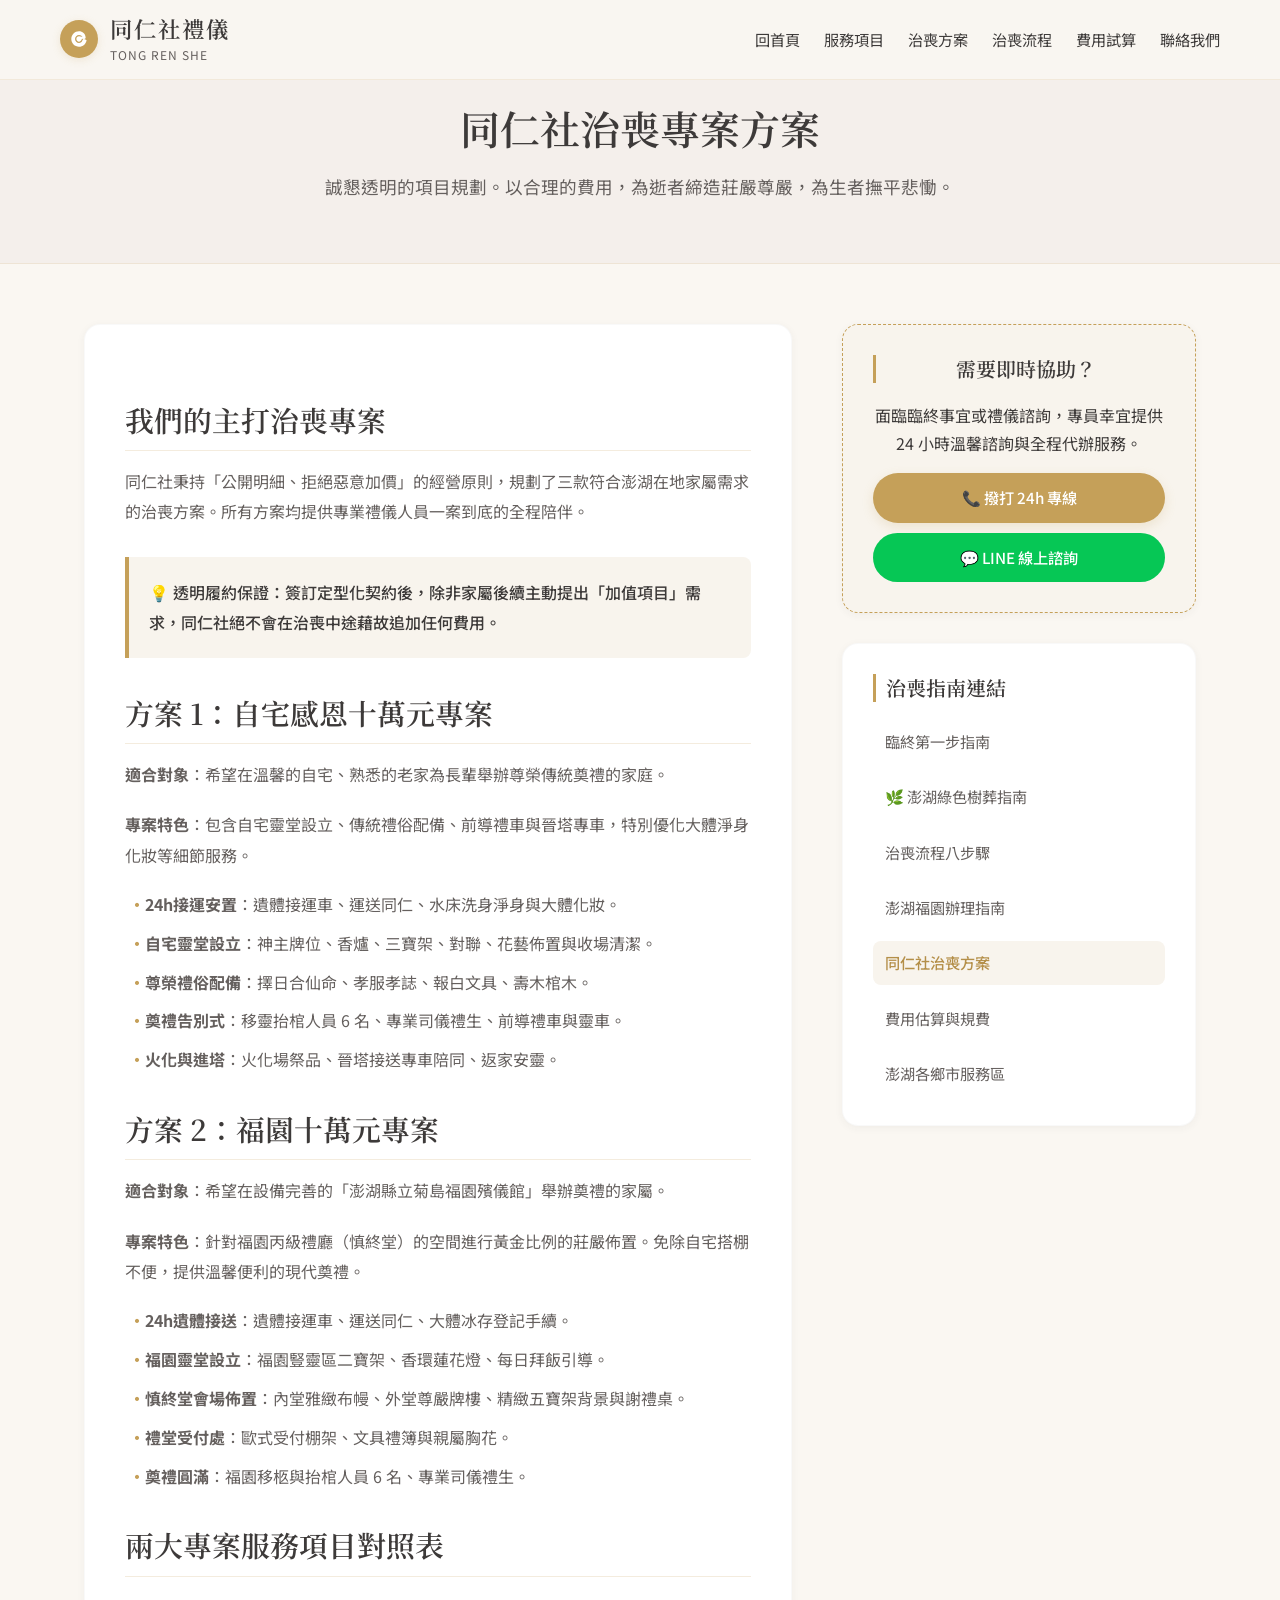
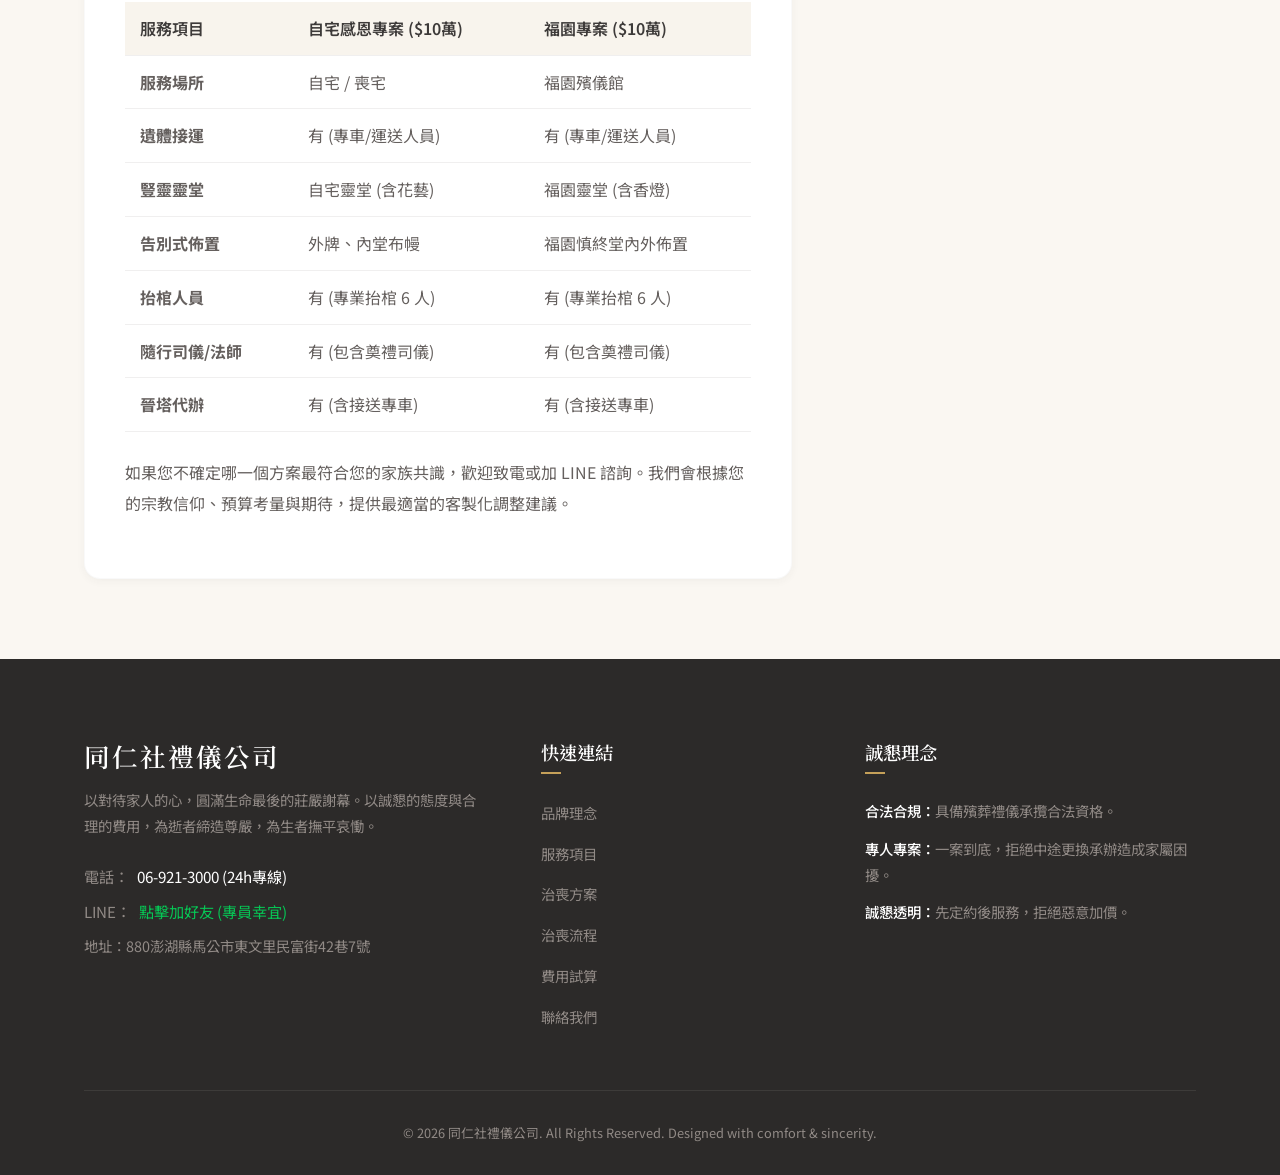
<file: packages.html>
<!DOCTYPE html>
<html lang="zh-Hant-TW">
<head>
  <!-- Google tag (gtag.js) -->
  <script async src="https://www.googletagmanager.com/gtag/js?id=AW-18283575268"></script>
  <script>
    window.dataLayer = window.dataLayer || [];
    function gtag(){dataLayer.push(arguments);}
    gtag('js', new Date());
    gtag('config', 'AW-18283575268');
  </script>

  <!-- Event snippet for 網頁瀏覽 conversion page -->
  <script>
    gtag('event', 'conversion', {'send_to': 'AW-18283575268/CMQVCO7R6cccEOTvpI5E'});
  </script>

  <meta charset="UTF-8">
  <meta name="viewport" content="width=device-width, initial-scale=1.0">
  <meta name="description" content="同仁社禮儀公司提供兩大主打治喪專案方案對照。詳細比較自宅感恩十萬專案與福園十萬專案的費用與項目。24小時服務專線：06-921-3000。">
  <meta name="keywords" content="同仁社專案, 禮儀費用對照, 自宅告別式, 福園告別式, 治喪方案, 澎湖禮儀 company">
  <meta name="author" content="同仁社禮儀公司">
  <meta property="og:title" content="同仁社生命禮儀方案對照與詳細規劃 | 同仁社禮儀公司">
  <meta property="og:description" content="透明、誠懇且合理的治喪方案規劃。提供自宅感恩專案與福園專案的完整項目對比。">
  <meta property="og:type" content="article">
  <meta property="og:image" content="https://www.penghulin.com/assets/about_bg.png">
  <title>同仁社生命禮儀方案對照與詳細規劃 | 同仁社禮儀公司</title>
  
  <!-- CSS Stylesheet -->
  <link rel="stylesheet" href="styles.css">
  
  <!-- Favicon icon -->
  <link rel="icon" href="data:image/svg+xml,<svg xmlns=%22http://www.w3.org/2000/svg%22 viewBox=%220 0 100 100%22 fill=%22%23c5a880%22><path d=%22M50,15c-19.3,0-35,15.7-35,35s15.7,35,35,35c17.5,0,32-12.9,34.6-29.8C80.2,53.8,77,50,73,50s-7.1,3.2-7.9,7.1C63.8,63.6,57.5,68,50,68c-9.9,0-18-8.1-18-18s8.1-18,18-18c8.3,0,15.2,5.6,17.4,13.2c0.8,2.8,3.4,4.8,6.3,4.8c4.2,0,7.3-3.9,6.4-8C79,26.7,66,15,50,15z%22/><path d=%22M50,38c-6.6,0-12,5.4-12,12s5.4,12,12,12c5.3,0,9.8-3.5,11.3-8.3c0.8-2.6,3.2-4.4,6-4.4c3.9,0,6.7-3.6,5.8-7.4C70.6,43.2,61,38,50,38z%22/></svg>">
</head>
<body>

  <!-- 頂部導覽列 -->
  <header class="navbar" id="navbar">
    <div class="nav-container">
      <a href="index.html" class="logo-section">
        <div class="logo-icon">
          <svg viewBox="0 0 100 100" fill="currentColor" width="22" height="22" style="display: block;">
            <path d="M50,15c-19.3,0-35,15.7-35,35s15.7,35,35,35c17.5,0,32-12.9,34.6-29.8C80.2,53.8,77,50,73,50s-7.1,3.2-7.9,7.1C63.8,63.6,57.5,68,50,68c-9.9,0-18-8.1-18-18s8.1-18,18-18c8.3,0,15.2,5.6,17.4,13.2c0.8,2.8,3.4,4.8,6.3,4.8c4.2,0,7.3-3.9,6.4-8C79,26.7,66,15,50,15z"/>
            <path d="M50,38c-6.6,0-12,5.4-12,12s5.4,12,12,12c5.3,0,9.8-3.5,11.3-8.3c0.8-2.6,3.2-4.4,6-4.4c3.9,0,6.7-3.6,5.8-7.4C70.6,43.2,61,38,50,38z"/>
          </svg>
        </div>
        <div class="logo-text">
          <h1>同仁社禮儀</h1>
          <p>TONG REN SHE</p>
        </div>
      </a>
      
      <nav class="nav-links" id="nav-links">
        <a href="index.html" class="nav-item">回首頁</a>
        <a href="index.html#services" class="nav-item">服務項目</a>
        <a href="index.html#packages" class="nav-item">治喪方案</a>
        <a href="index.html#process" class="nav-item">治喪流程</a>
        <a href="index.html#estimator" class="nav-item">費用試算</a>
        <a href="index.html#contact" class="nav-item">聯絡我們</a>
      </nav>
      
      <button class="menu-toggle" id="menu-toggle" aria-label="切換選單">
        <span></span>
        <span></span>
        <span></span>
      </button>
    </div>
  </header>

  <!-- 子網頁英雄區 -->
  <section class="subpage-hero">
    <div class="container">
      <h1>同仁社治喪專案方案</h1>
      <p>誠懇透明的項目規劃。以合理的費用，為逝者締造莊嚴尊嚴，為生者撫平悲慟。</p>
    </div>
  </section>

  <!-- 主要佈局 -->
  <section class="subpage-layout">
    <div class="container">
      <div class="subpage-grid">
        
        <!-- 主要內容區 -->
        <main class="subpage-main article-content">
          <h2>我們的主打治喪專案</h2>
          <p>同仁社秉持「公開明細、拒絕惡意加價」的經營原則，規劃了三款符合澎湖在地家屬需求的治喪方案。所有方案均提供專業禮儀人員一案到底的全程陪伴。</p>

          <div class="highlight-box">
            <p>💡 透明履約保證：簽訂定型化契約後，除非家屬後續主動提出「加值項目」需求，同仁社絕不會在治喪中途藉故追加任何費用。</p>
          </div>

          <h2>方案 1：自宅感恩十萬元專案</h2>
          <p><strong>適合對象</strong>：希望在溫馨的自宅、熟悉的老家為長輩舉辦尊榮傳統奠禮的家庭。</p>
          <p><strong>專案特色</strong>：包含自宅靈堂設立、傳統禮俗配備、前導禮車與晉塔專車，特別優化大體淨身化妝等細節服務。</p>
          <ul>
            <li><strong>24h接運安置</strong>：遺體接運車、運送同仁、水床洗身淨身與大體化妝。</li>
            <li><strong>自宅靈堂設立</strong>：神主牌位、香爐、三寶架、對聯、花藝佈置與收場清潔。</li>
            <li><strong>尊榮禮俗配備</strong>：擇日合仙命、孝服孝誌、報白文具、壽木棺木。</li>
            <li><strong>奠禮告別式</strong>：移靈抬棺人員 6 名、專業司儀禮生、前導禮車與靈車。</li>
            <li><strong>火化與進塔</strong>：火化場祭品、晉塔接送專車陪同、返家安靈。</li>
          </ul>

          <h2>方案 2：福園十萬元專案</h2>
          <p><strong>適合對象</strong>：希望在設備完善的「澎湖縣立菊島福園殯儀館」舉辦奠禮的家屬。</p>
          <p><strong>專案特色</strong>：針對福園丙級禮廳（慎終堂）的空間進行黃金比例的莊嚴佈置。免除自宅搭棚不便，提供溫馨便利的現代奠禮。</p>
          <ul>
            <li><strong>24h遺體接送</strong>：遺體接運車、運送同仁、大體冰存登記手續。</li>
            <li><strong>福園靈堂設立</strong>：福園豎靈區二寶架、香環蓮花燈、每日拜飯引導。</li>
            <li><strong>慎終堂會場佈置</strong>：內堂雅緻布幔、外堂尊嚴牌樓、精緻五寶架背景與謝禮桌。</li>
            <li><strong>禮堂受付處</strong>：歐式受付棚架、文具禮簿與親屬胸花。</li>
            <li><strong>奠禮圓滿</strong>：福園移柩與抬棺人員 6 名、專業司儀禮生。</li>
          </ul>
          <h2>兩大專案服務項目對照表</h2>
          <table>
            <thead>
              <tr>
                <th>服務項目</th>
                <th>自宅感恩專案 ($10萬)</th>
                <th>福園專案 ($10萬)</th>
              </tr>
            </thead>
            <tbody>
              <tr>
                <td><strong>服務場所</strong></td>
                <td>自宅 / 喪宅</td>
                <td>福園殯儀館</td>
              </tr>
              <tr>
                <td><strong>遺體接運</strong></td>
                <td>有 (專車/運送人員)</td>
                <td>有 (專車/運送人員)</td>
              </tr>
              <tr>
                <td><strong>豎靈靈堂</strong></td>
                <td>自宅靈堂 (含花藝)</td>
                <td>福園靈堂 (含香燈)</td>
              </tr>
              <tr>
                <td><strong>告別式佈置</strong></td>
                <td>外牌、內堂布幔</td>
                <td>福園慎終堂內外佈置</td>
              </tr>
              <tr>
                <td><strong>抬棺人員</strong></td>
                <td>有 (專業抬棺 6 人)</td>
                <td>有 (專業抬棺 6 人)</td>
              </tr>
              <tr>
                <td><strong>隨行司儀/法師</strong></td>
                <td>有 (包含奠禮司儀)</td>
                <td>有 (包含奠禮司儀)</td>
              </tr>
              <tr>
                <td><strong>晉塔代辦</strong></td>
                <td>有 (含接送專車)</td>
                <td>有 (含接送專車)</td>
              </tr>
            </tbody>
          </table>

          <p>如果您不確定哪一個方案最符合您的家族共識，歡迎致電或加 LINE 諮詢。我們會根據您的宗教信仰、預算考量與期待，提供最適當的客製化調整建議。</p>
        </main>
        
        <!-- 側邊欄 -->
        <aside class="subpage-sidebar">
          
          <!-- 聯絡卡片 -->
          <div class="sidebar-card sidebar-cta">
            <h3>需要即時協助？</h3>
            <p>面臨臨終事宜或禮儀諮詢，專員幸宜提供 24 小時溫馨諮詢與全程代辦服務。</p>
            <a href="tel:06-921-3000" class="btn btn-primary" style="display: inline-block;">📞 撥打 24h 專線</a>
            <a href="https://line.me/ti/p/JByVvhz6DX" target="_blank" rel="noopener noreferrer" class="btn" style="display: inline-block; background-color: #06C755; color: white; margin-top: 10px;">💬 LINE 線上諮詢</a>
          </div>

          <!-- 子網頁選單 -->
          <div class="sidebar-card">
            <h3>治喪指南連結</h3>
            <nav class="sidebar-menu">
              <a href="first-steps.html" class="sidebar-menu-link">臨終第一步指南</a>
              <a href="tree-burial.html" class="sidebar-menu-link">🌿 澎湖綠色樹葬指南</a>
              <a href="process.html" class="sidebar-menu-link">治喪流程八步驟</a>
              <a href="fuyuan-guide.html" class="sidebar-menu-link">澎湖福園辦理指南</a>
              <a href="packages.html" class="sidebar-menu-link active">同仁社治喪方案</a>
              <a href="pricing.html" class="sidebar-menu-link">費用估算與規費</a>
              <a href="regions.html" class="sidebar-menu-link">澎湖各鄉市服務區</a>
            </nav>
          </div>
          
        </aside>

      </div>
    </div>
  </section>

  <!-- 頁尾 -->
  <footer class="footer">
    <div class="container">
      <div class="footer-grid">
        <div class="footer-brand">
          <h2>同仁社禮儀公司</h2>
          <p>以對待家人的心，圓滿生命最後的莊嚴謝幕。以誠懇的態度與合理的費用，為逝者締造尊嚴，為生者撫平哀慟。</p>
          <div class="footer-brand-contact">
            <a href="tel:06-921-3000"><span>電話：</span>06-921-3000 (24h專線)</a>
            <a href="https://line.me/ti/p/JByVvhz6DX" target="_blank" rel="noopener noreferrer" style="color: #06C755;"><span>LINE：</span>點擊加好友 (專員幸宜)</a>
            <span style="font-size: 0.9rem;">地址：880澎湖縣馬公市東文里民富街42巷7號</span>
          </div>
        </div>
        
        <div class="footer-links">
          <h3>快速連結</h3>
          <ul>
            <li><a href="index.html#about">品牌理念</a></li>
            <li><a href="index.html#services">服務項目</a></li>
            <li><a href="index.html#packages">治喪方案</a></li>
            <li><a href="index.html#process">治喪流程</a></li>
            <li><a href="index.html#estimator">費用試算</a></li>
            <li><a href="index.html#contact">聯絡我們</a></li>
          </ul>
        </div>
        
        <div class="footer-contact">
          <h3>誠懇理念</h3>
          <div class="footer-contact-details">
            <span><strong>合法合規：</strong>具備殯葬禮儀承攬合法資格。</span>
            <span><strong>專人專案：</strong>一案到底，拒絕中途更換承辦造成家屬困擾。</span>
            <span><strong>誠懇透明：</strong>先定約後服務，拒絕惡意加價。</span>
          </div>
        </div>
      </div>
      
      <div class="footer-bottom">
        <p>&copy; 2026 同仁社禮儀公司. All Rights Reserved. Designed with comfort & sincerity.</p>
      </div>
    </div>
  </footer>

  <!-- JS Interactivity -->
  <script src="script.js"></script>
</body>
</html>
</file>
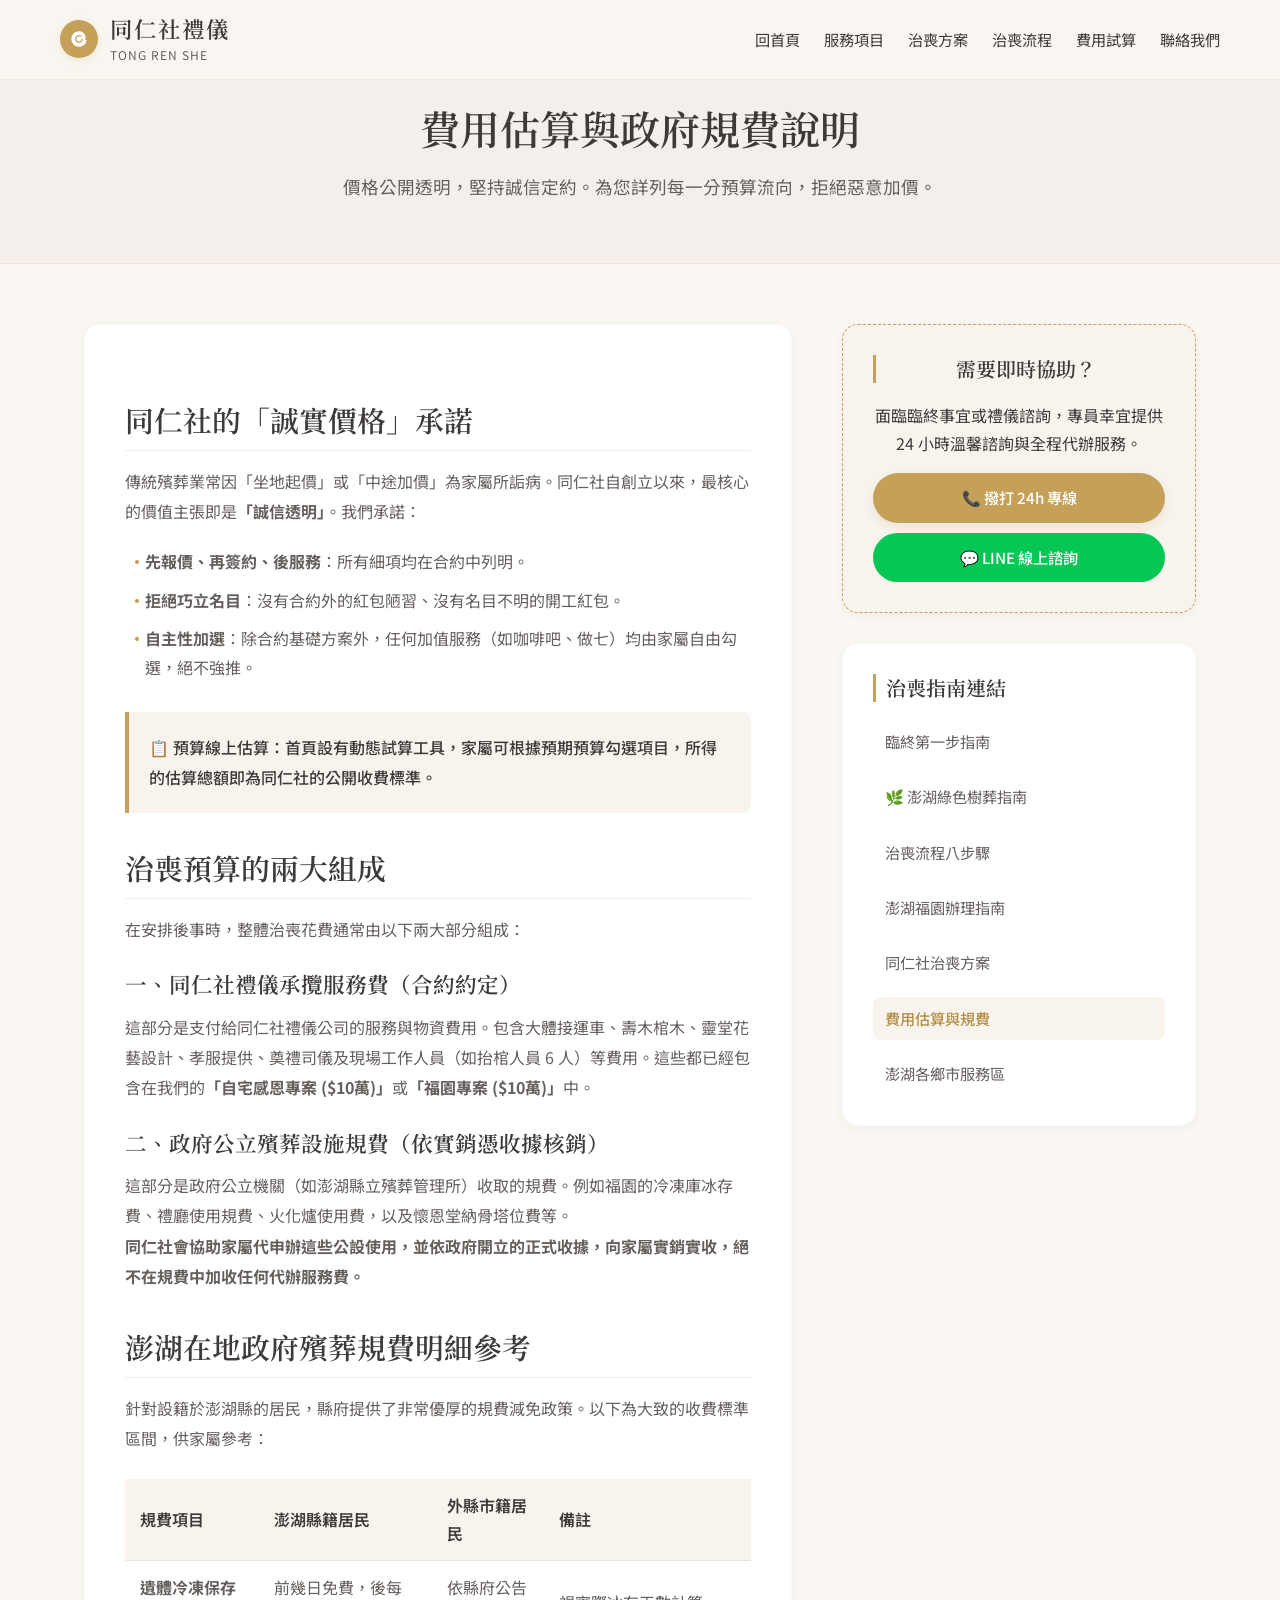
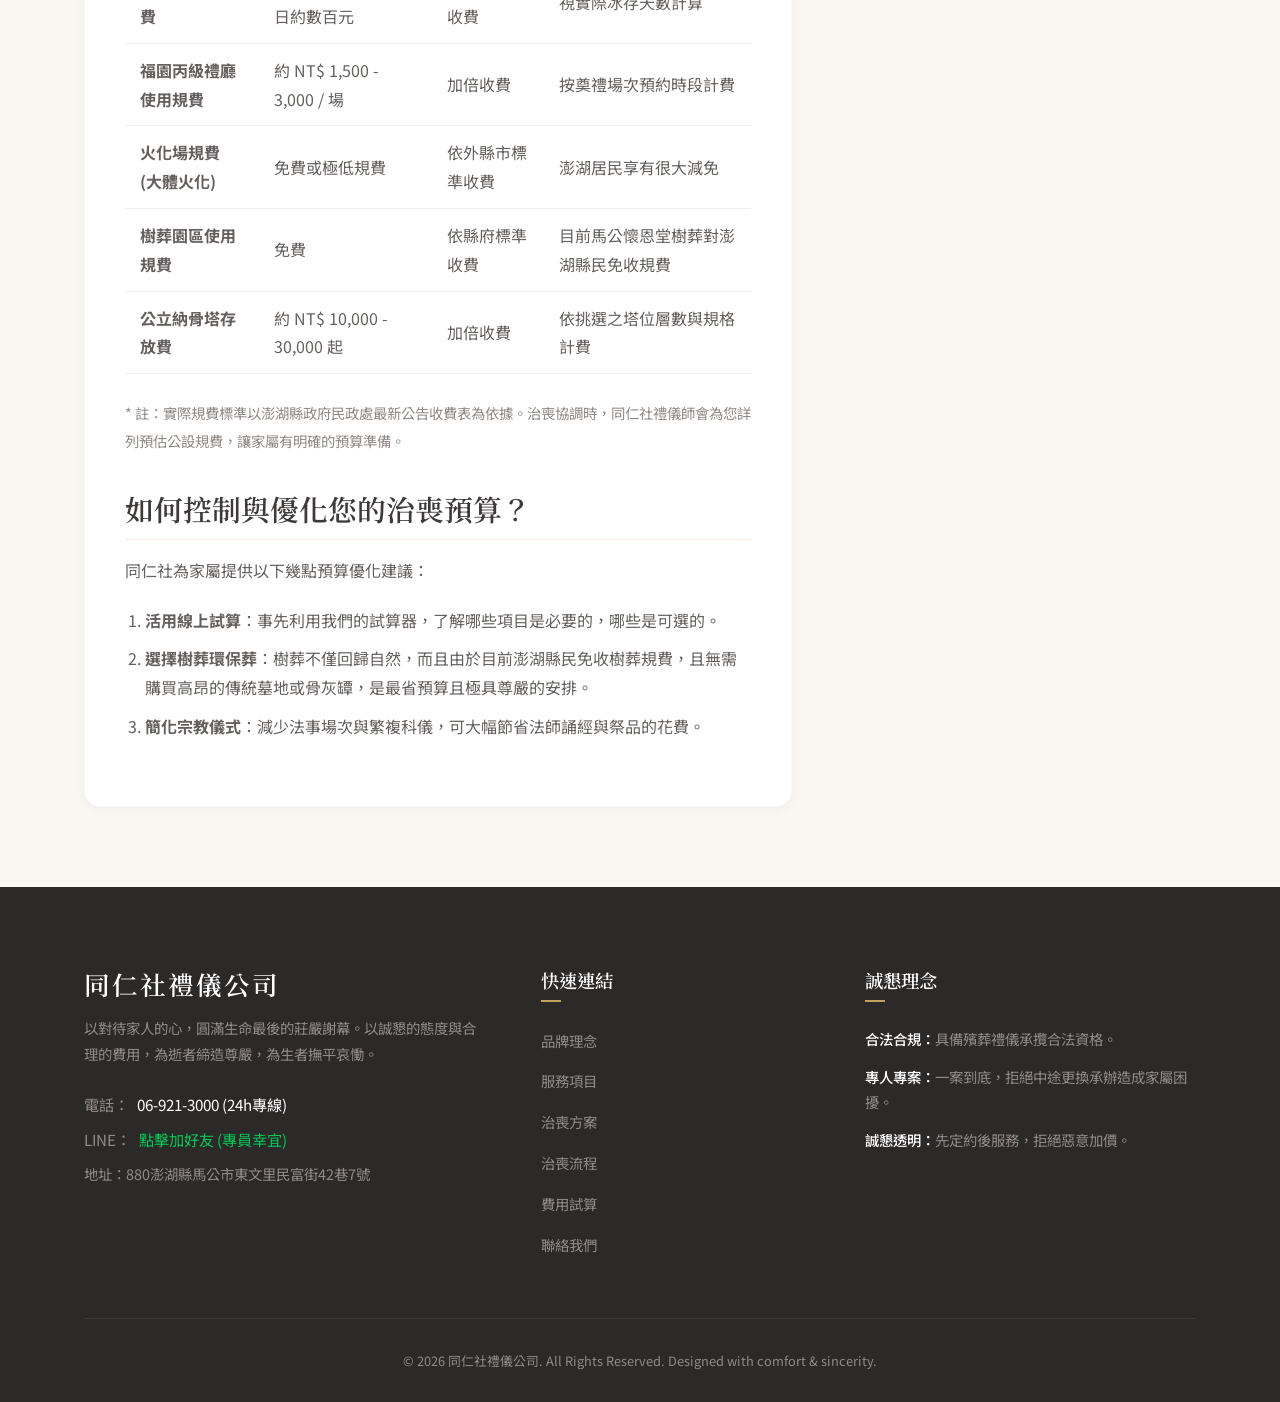
<file: pricing.html>
<!DOCTYPE html>
<html lang="zh-Hant-TW">
<head>
  <!-- Google tag (gtag.js) -->
  <script async src="https://www.googletagmanager.com/gtag/js?id=AW-18283575268"></script>
  <script>
    window.dataLayer = window.dataLayer || [];
    function gtag(){dataLayer.push(arguments);}
    gtag('js', new Date());
    gtag('config', 'AW-18283575268');
  </script>

  <!-- Event snippet for 網頁瀏覽 conversion page -->
  <script>
    gtag('event', 'conversion', {'send_to': 'AW-18283575268/CMQVCO7R6cccEOTvpI5E'});
  </script>

  <meta charset="UTF-8">
  <meta name="viewport" content="width=device-width, initial-scale=1.0">
  <meta name="description" content="同仁社禮儀公司提供最透明的治喪費用估算與澎湖在地公設殯葬規費說明。詳列禮儀服務費、政府設施規費、加值自選項目，保障價格誠實無追加。24小時服務專線：06-921-3000。">
  <meta name="keywords" content="禮儀服務費用, 澎湖殯葬規費, 線上預算估算, 價格透明, 同仁社禮儀">
  <meta name="author" content="同仁社禮儀公司">
  <meta property="og:title" content="禮儀服務費用估算與澎湖公設規費詳細說明 | 同仁社禮儀公司">
  <meta property="og:description" content="拒絕惡意加價，誠實定約先予說明。詳細為您解析政府殯葬規費與同仁社承攬費用項目。">
  <meta property="og:type" content="article">
  <meta property="og:image" content="https://www.penghulin.com/assets/about_bg.png">
  <title>禮儀服務費用估算與澎湖公設規費詳細說明 | 同仁社禮儀公司</title>
  
  <!-- CSS Stylesheet -->
  <link rel="stylesheet" href="styles.css">
  
  <!-- Favicon icon -->
  <link rel="icon" href="data:image/svg+xml,<svg xmlns=%22http://www.w3.org/2000/svg%22 viewBox=%220 0 100 100%22 fill=%22%23c5a880%22><path d=%22M50,15c-19.3,0-35,15.7-35,35s15.7,35,35,35c17.5,0,32-12.9,34.6-29.8C80.2,53.8,77,50,73,50s-7.1,3.2-7.9,7.1C63.8,63.6,57.5,68,50,68c-9.9,0-18-8.1-18-18s8.1-18,18-18c8.3,0,15.2,5.6,17.4,13.2c0.8,2.8,3.4,4.8,6.3,4.8c4.2,0,7.3-3.9,6.4-8C79,26.7,66,15,50,15z%22/><path d=%22M50,38c-6.6,0-12,5.4-12,12s5.4,12,12,12c5.3,0,9.8-3.5,11.3-8.3c0.8-2.6,3.2-4.4,6-4.4c3.9,0,6.7-3.6,5.8-7.4C70.6,43.2,61,38,50,38z%22/></svg>">
</head>
<body>

  <!-- 頂部導覽列 -->
  <header class="navbar" id="navbar">
    <div class="nav-container">
      <a href="index.html" class="logo-section">
        <div class="logo-icon">
          <svg viewBox="0 0 100 100" fill="currentColor" width="22" height="22" style="display: block;">
            <path d="M50,15c-19.3,0-35,15.7-35,35s15.7,35,35,35c17.5,0,32-12.9,34.6-29.8C80.2,53.8,77,50,73,50s-7.1,3.2-7.9,7.1C63.8,63.6,57.5,68,50,68c-9.9,0-18-8.1-18-18s8.1-18,18-18c8.3,0,15.2,5.6,17.4,13.2c0.8,2.8,3.4,4.8,6.3,4.8c4.2,0,7.3-3.9,6.4-8C79,26.7,66,15,50,15z"/>
            <path d="M50,38c-6.6,0-12,5.4-12,12s5.4,12,12,12c5.3,0,9.8-3.5,11.3-8.3c0.8-2.6,3.2-4.4,6-4.4c3.9,0,6.7-3.6,5.8-7.4C70.6,43.2,61,38,50,38z"/>
          </svg>
        </div>
        <div class="logo-text">
          <h1>同仁社禮儀</h1>
          <p>TONG REN SHE</p>
        </div>
      </a>
      
      <nav class="nav-links" id="nav-links">
        <a href="index.html" class="nav-item">回首頁</a>
        <a href="index.html#services" class="nav-item">服務項目</a>
        <a href="index.html#packages" class="nav-item">治喪方案</a>
        <a href="index.html#process" class="nav-item">治喪流程</a>
        <a href="index.html#estimator" class="nav-item">費用試算</a>
        <a href="index.html#contact" class="nav-item">聯絡我們</a>
      </nav>
      
      <button class="menu-toggle" id="menu-toggle" aria-label="切換選單">
        <span></span>
        <span></span>
        <span></span>
      </button>
    </div>
  </header>

  <!-- 子網頁英雄區 -->
  <section class="subpage-hero">
    <div class="container">
      <h1>費用估算與政府規費說明</h1>
      <p>價格公開透明，堅持誠信定約。為您詳列每一分預算流向，拒絕惡意加價。</p>
    </div>
  </section>

  <!-- 主要佈局 -->
  <section class="subpage-layout">
    <div class="container">
      <div class="subpage-grid">
        
        <!-- 主要內容區 -->
        <main class="subpage-main article-content">
          <h2>同仁社的「誠實價格」承諾</h2>
          <p>傳統殯葬業常因「坐地起價」或「中途加價」為家屬所詬病。同仁社自創立以來，最核心的價值主張即是<strong>「誠信透明」</strong>。我們承諾：</p>
          <ul>
            <li><strong>先報價、再簽約、後服務</strong>：所有細項均在合約中列明。</li>
            <li><strong>拒絕巧立名目</strong>：沒有合約外的紅包陋習、沒有名目不明的開工紅包。</li>
            <li><strong>自主性加選</strong>：除合約基礎方案外，任何加值服務（如咖啡吧、做七）均由家屬自由勾選，絕不強推。</li>
          </ul>

          <div class="highlight-box">
            <p>📋 預算線上估算：首頁設有動態試算工具，家屬可根據預期預算勾選項目，所得的估算總額即為同仁社的公開收費標準。</p>
          </div>

          <h2>治喪預算的兩大組成</h2>
          <p>在安排後事時，整體治喪花費通常由以下兩大部分組成：</p>
          
          <h3>一、同仁社禮儀承攬服務費（合約約定）</h3>
          <p>這部分是支付給同仁社禮儀公司的服務與物資費用。包含大體接運車、壽木棺木、靈堂花藝設計、孝服提供、奠禮司儀及現場工作人員（如抬棺人員 6 人）等費用。這些都已經包含在我們的<strong>「自宅感恩專案 ($10萬)」</strong>或<strong>「福園專案 ($10萬)」</strong>中。</p>

          <h3>二、政府公立殯葬設施規費（依實銷憑收據核銷）</h3>
          <p>這部分是政府公立機關（如澎湖縣立殯葬管理所）收取的規費。例如福園的冷凍庫冰存費、禮廳使用規費、火化爐使用費，以及懷恩堂納骨塔位費等。
            <br><strong>同仁社會協助家屬代申辦這些公設使用，並依政府開立的正式收據，向家屬實銷實收，絕不在規費中加收任何代辦服務費。</strong>
          </p>

          <h2>澎湖在地政府殯葬規費明細參考</h2>
          <p>針對設籍於澎湖縣的居民，縣府提供了非常優厚的規費減免政策。以下為大致的收費標準區間，供家屬參考：</p>
          <table>
            <thead>
              <tr>
                <th>規費項目</th>
                <th>澎湖縣籍居民</th>
                <th>外縣市籍居民</th>
                <th>備註</th>
              </tr>
            </thead>
            <tbody>
              <tr>
                <td><strong>遺體冷凍保存費</strong></td>
                <td>前幾日免費，後每日約數百元</td>
                <td>依縣府公告收費</td>
                <td>視實際冰存天數計算</td>
              </tr>
              <tr>
                <td><strong>福園丙級禮廳使用規費</strong></td>
                <td>約 NT$ 1,500 - 3,000 / 場</td>
                <td>加倍收費</td>
                <td>按奠禮場次預約時段計費</td>
              </tr>
              <tr>
                <td><strong>火化場規費 (大體火化)</strong></td>
                <td>免費或極低規費</td>
                <td>依外縣市標準收費</td>
                <td>澎湖居民享有很大減免</td>
              </tr>
              <tr>
                <td><strong>樹葬園區使用規費</strong></td>
                <td>免費</td>
                <td>依縣府標準收費</td>
                <td>目前馬公懷恩堂樹葬對澎湖縣民免收規費</td>
              </tr>
              <tr>
                <td><strong>公立納骨塔存放費</strong></td>
                <td>約 NT$ 10,000 - 30,000 起</td>
                <td>加倍收費</td>
                <td>依挑選之塔位層數與規格計費</td>
              </tr>
            </tbody>
          </table>
          <p style="font-size: 0.9rem; color: var(--text-muted);">* 註：實際規費標準以澎湖縣政府民政處最新公告收費表為依據。治喪協調時，同仁社禮儀師會為您詳列預估公設規費，讓家屬有明確的預算準備。</p>

          <h2>如何控制與優化您的治喪預算？</h2>
          <p>同仁社為家屬提供以下幾點預算優化建議：</p>
          <ol>
            <li><strong>活用線上試算</strong>：事先利用我們的試算器，了解哪些項目是必要的，哪些是可選的。</li>
            <li><strong>選擇樹葬環保葬</strong>：樹葬不僅回歸自然，而且由於目前澎湖縣民免收樹葬規費，且無需購買高昂的傳統墓地或骨灰罈，是最省預算且極具尊嚴的安排。</li>
            <li><strong>簡化宗教儀式</strong>：減少法事場次與繁複科儀，可大幅節省法師誦經與祭品的花費。</li>
          </ol>
        </main>
        
        <!-- 側邊欄 -->
        <aside class="subpage-sidebar">
          
          <!-- 聯絡卡片 -->
          <div class="sidebar-card sidebar-cta">
            <h3>需要即時協助？</h3>
            <p>面臨臨終事宜或禮儀諮詢，專員幸宜提供 24 小時溫馨諮詢與全程代辦服務。</p>
            <a href="tel:06-921-3000" class="btn btn-primary" style="display: inline-block;">📞 撥打 24h 專線</a>
            <a href="https://line.me/ti/p/JByVvhz6DX" target="_blank" rel="noopener noreferrer" class="btn" style="display: inline-block; background-color: #06C755; color: white; margin-top: 10px;">💬 LINE 線上諮詢</a>
          </div>

          <!-- 子網頁選單 -->
          <div class="sidebar-card">
            <h3>治喪指南連結</h3>
            <nav class="sidebar-menu">
              <a href="first-steps.html" class="sidebar-menu-link">臨終第一步指南</a>
              <a href="tree-burial.html" class="sidebar-menu-link">🌿 澎湖綠色樹葬指南</a>
              <a href="process.html" class="sidebar-menu-link">治喪流程八步驟</a>
              <a href="fuyuan-guide.html" class="sidebar-menu-link">澎湖福園辦理指南</a>
              <a href="packages.html" class="sidebar-menu-link">同仁社治喪方案</a>
              <a href="pricing.html" class="sidebar-menu-link active">費用估算與規費</a>
              <a href="regions.html" class="sidebar-menu-link">澎湖各鄉市服務區</a>
            </nav>
          </div>
          
        </aside>

      </div>
    </div>
  </section>

  <!-- 頁尾 -->
  <footer class="footer">
    <div class="container">
      <div class="footer-grid">
        <div class="footer-brand">
          <h2>同仁社禮儀公司</h2>
          <p>以對待家人的心，圓滿生命最後的莊嚴謝幕。以誠懇的態度與合理的費用，為逝者締造尊嚴，為生者撫平哀慟。</p>
          <div class="footer-brand-contact">
            <a href="tel:06-921-3000"><span>電話：</span>06-921-3000 (24h專線)</a>
            <a href="https://line.me/ti/p/JByVvhz6DX" target="_blank" rel="noopener noreferrer" style="color: #06C755;"><span>LINE：</span>點擊加好友 (專員幸宜)</a>
            <span style="font-size: 0.9rem;">地址：880澎湖縣馬公市東文里民富街42巷7號</span>
          </div>
        </div>
        
        <div class="footer-links">
          <h3>快速連結</h3>
          <ul>
            <li><a href="index.html#about">品牌理念</a></li>
            <li><a href="index.html#services">服務項目</a></li>
            <li><a href="index.html#packages">治喪方案</a></li>
            <li><a href="index.html#process">治喪流程</a></li>
            <li><a href="index.html#estimator">費用試算</a></li>
            <li><a href="index.html#contact">聯絡我們</a></li>
          </ul>
        </div>
        
        <div class="footer-contact">
          <h3>誠懇理念</h3>
          <div class="footer-contact-details">
            <span><strong>合法合規：</strong>具備殯葬禮儀承攬合法資格。</span>
            <span><strong>專人專案：</strong>一案到底，拒絕中途更換承辦造成家屬困擾。</span>
            <span><strong>誠懇透明：</strong>先定約後服務，拒絕惡意加價。</span>
          </div>
        </div>
      </div>
      
      <div class="footer-bottom">
        <p>&copy; 2026 同仁社禮儀公司. All Rights Reserved. Designed with comfort & sincerity.</p>
      </div>
    </div>
  </footer>

  <!-- JS Interactivity -->
  <script src="script.js"></script>
</body>
</html>
</file>
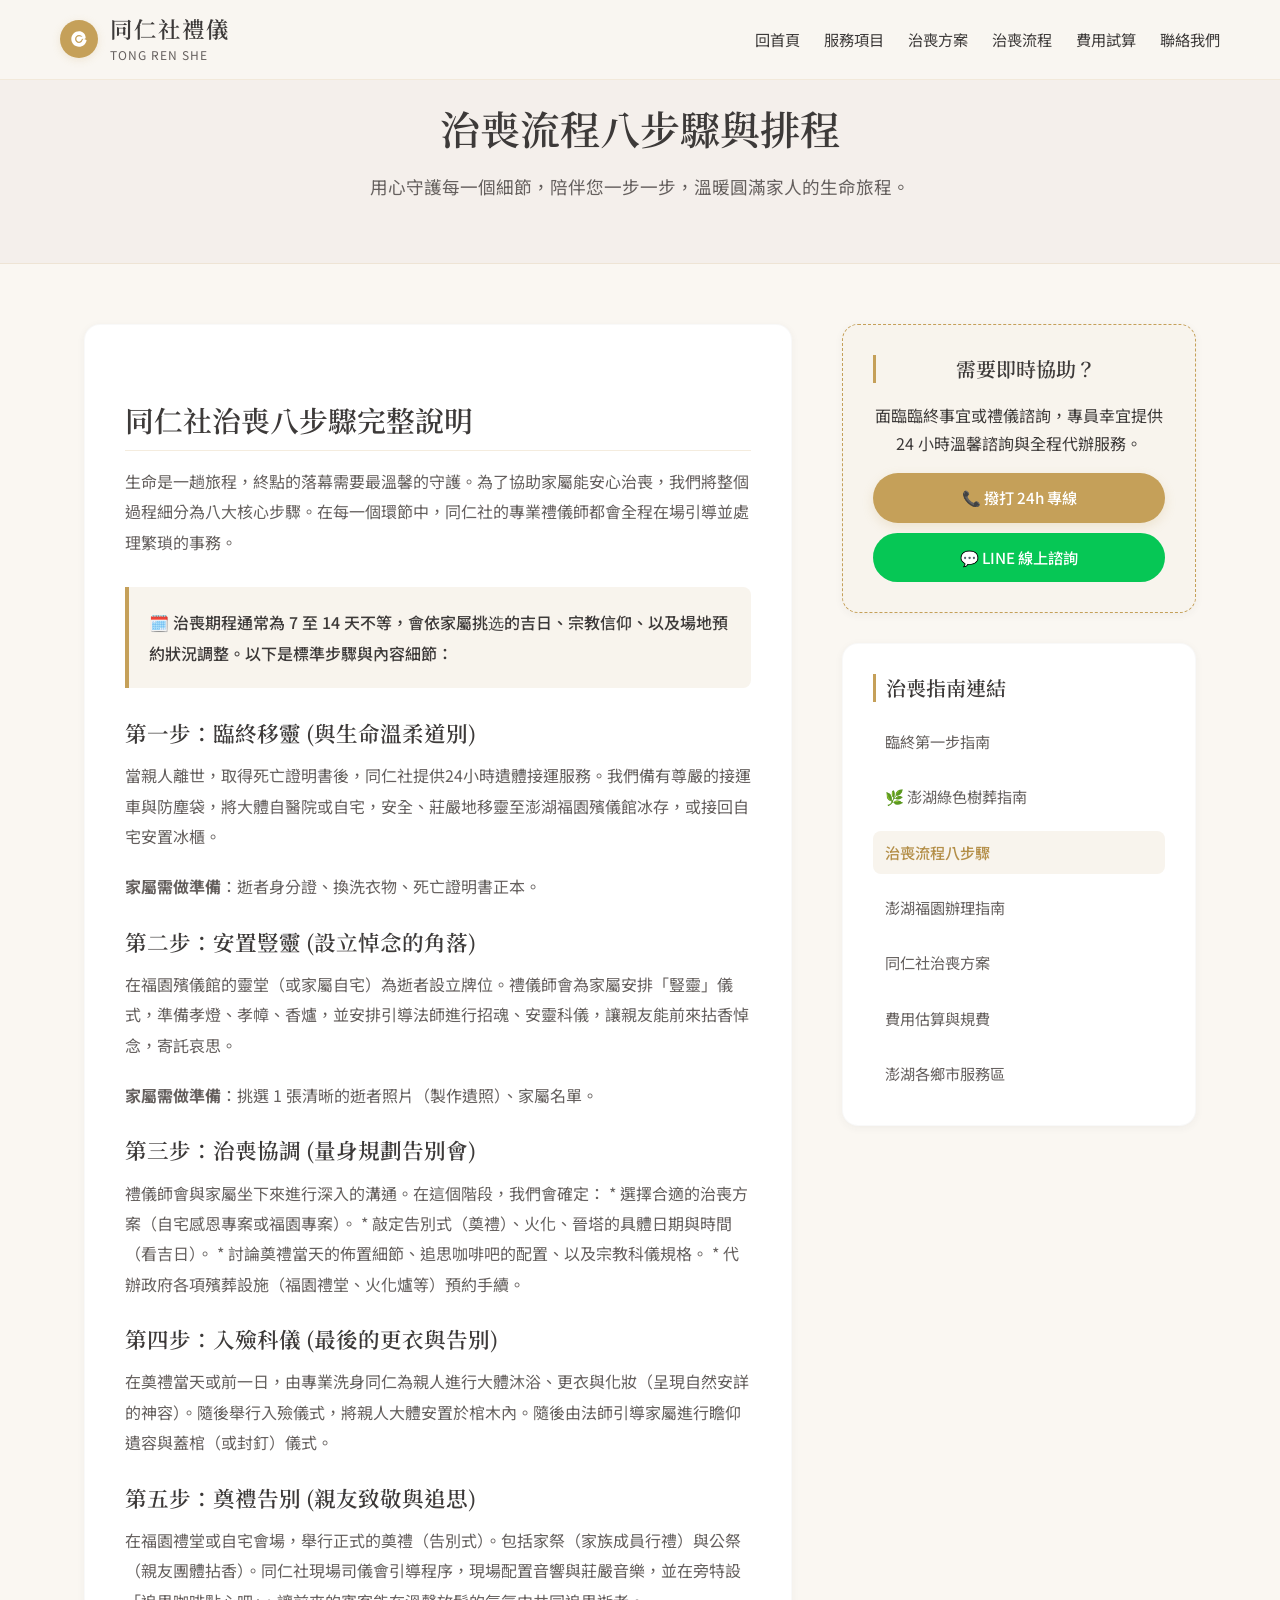
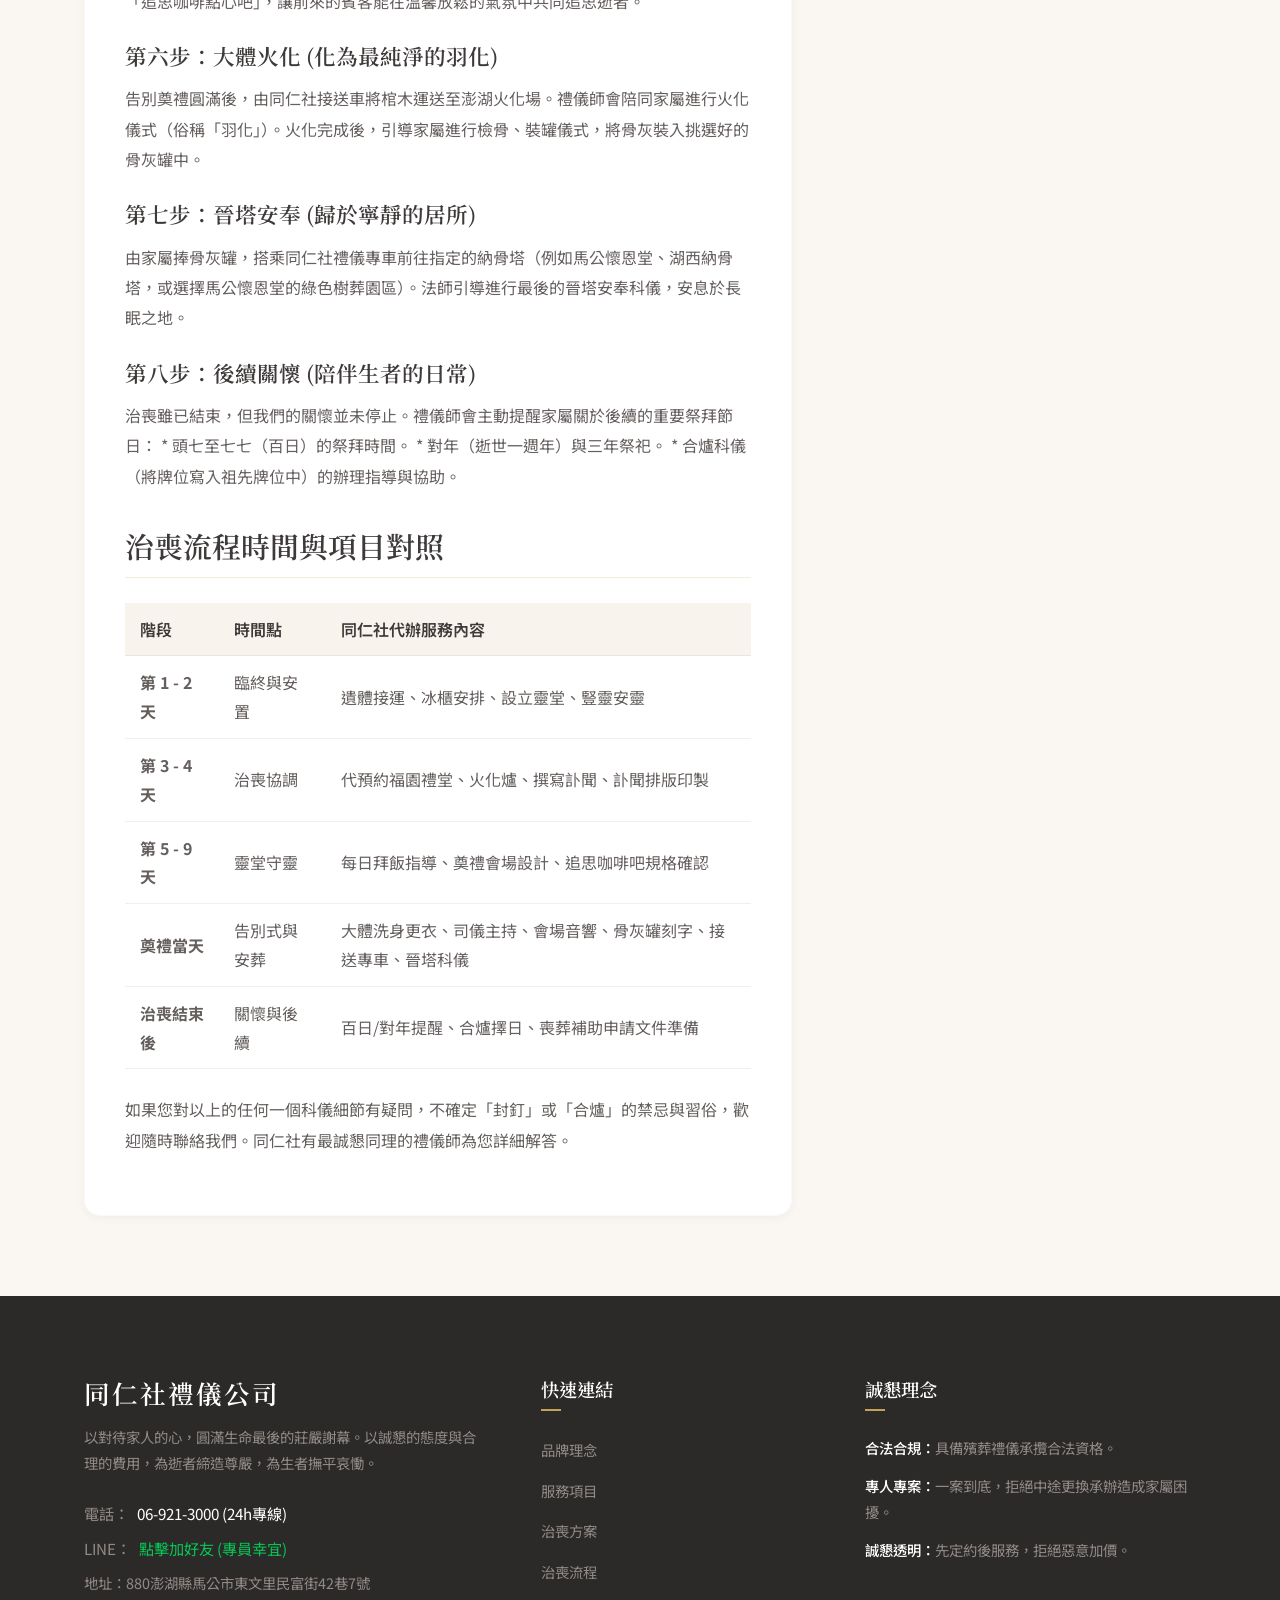
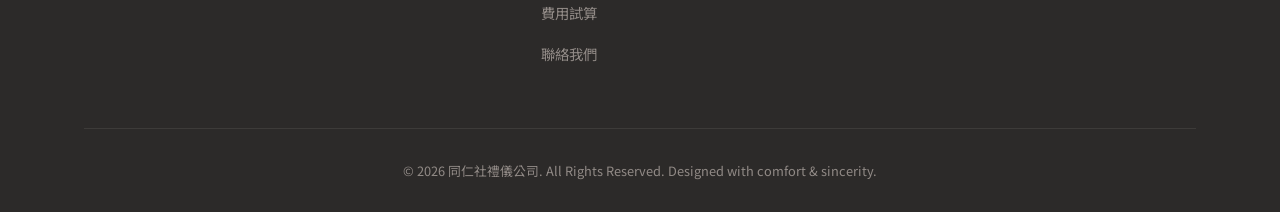
<file: process.html>
<!DOCTYPE html>
<html lang="zh-Hant-TW">
<head>
  <!-- Google tag (gtag.js) -->
  <script async src="https://www.googletagmanager.com/gtag/js?id=AW-18283575268"></script>
  <script>
    window.dataLayer = window.dataLayer || [];
    function gtag(){dataLayer.push(arguments);}
    gtag('js', new Date());
    gtag('config', 'AW-18283575268');
  </script>

  <!-- Event snippet for 網頁瀏覽 conversion page -->
  <script>
    gtag('event', 'conversion', {'send_to': 'AW-18283575268/CMQVCO7R6cccEOTvpI5E'});
  </script>

  <meta charset="UTF-8">
  <meta name="viewport" content="width=device-width, initial-scale=1.0">
  <meta name="description" content="同仁社禮儀公司為您詳細說明完整的治喪流程八步驟。從臨終移靈、安置豎靈、治喪協調、入殮科儀、告別奠禮到火化晉塔安奉與後續合爐關懷。24小時服務專線：06-921-3000。">
  <meta name="keywords" content="治喪流程, 殯葬步驟, 入殮封釘, 告別式流程, 骨灰晉塔, 同仁社禮儀">
  <meta name="author" content="同仁社禮儀公司">
  <meta property="og:title" content="完整治喪流程八步驟與時間排程指引 | 同仁社禮儀公司">
  <meta property="og:description" content="生命最後旅程的溫暖託付。詳盡的治喪科儀與步驟解析，陪伴您圓滿家人的謝幕。">
  <meta property="og:type" content="article">
  <meta property="og:image" content="https://www.penghulin.com/assets/about_bg.png">
  <title>完整治喪流程八步驟與時間排程指引 | 同仁社禮儀公司</title>
  
  <!-- CSS Stylesheet -->
  <link rel="stylesheet" href="styles.css">
  
  <!-- Favicon icon -->
  <link rel="icon" href="data:image/svg+xml,<svg xmlns=%22http://www.w3.org/2000/svg%22 viewBox=%220 0 100 100%22 fill=%22%23c5a880%22><path d=%22M50,15c-19.3,0-35,15.7-35,35s15.7,35,35,35c17.5,0,32-12.9,34.6-29.8C80.2,53.8,77,50,73,50s-7.1,3.2-7.9,7.1C63.8,63.6,57.5,68,50,68c-9.9,0-18-8.1-18-18s8.1-18,18-18c8.3,0,15.2,5.6,17.4,13.2c0.8,2.8,3.4,4.8,6.3,4.8c4.2,0,7.3-3.9,6.4-8C79,26.7,66,15,50,15z%22/><path d=%22M50,38c-6.6,0-12,5.4-12,12s5.4,12,12,12c5.3,0,9.8-3.5,11.3-8.3c0.8-2.6,3.2-4.4,6-4.4c3.9,0,6.7-3.6,5.8-7.4C70.6,43.2,61,38,50,38z%22/></svg>">
</head>
<body>

  <!-- 頂部導覽列 -->
  <header class="navbar" id="navbar">
    <div class="nav-container">
      <a href="index.html" class="logo-section">
        <div class="logo-icon">
          <svg viewBox="0 0 100 100" fill="currentColor" width="22" height="22" style="display: block;">
            <path d="M50,15c-19.3,0-35,15.7-35,35s15.7,35,35,35c17.5,0,32-12.9,34.6-29.8C80.2,53.8,77,50,73,50s-7.1,3.2-7.9,7.1C63.8,63.6,57.5,68,50,68c-9.9,0-18-8.1-18-18s8.1-18,18-18c8.3,0,15.2,5.6,17.4,13.2c0.8,2.8,3.4,4.8,6.3,4.8c4.2,0,7.3-3.9,6.4-8C79,26.7,66,15,50,15z"/>
            <path d="M50,38c-6.6,0-12,5.4-12,12s5.4,12,12,12c5.3,0,9.8-3.5,11.3-8.3c0.8-2.6,3.2-4.4,6-4.4c3.9,0,6.7-3.6,5.8-7.4C70.6,43.2,61,38,50,38z"/>
          </svg>
        </div>
        <div class="logo-text">
          <h1>同仁社禮儀</h1>
          <p>TONG REN SHE</p>
        </div>
      </a>
      
      <nav class="nav-links" id="nav-links">
        <a href="index.html" class="nav-item">回首頁</a>
        <a href="index.html#services" class="nav-item">服務項目</a>
        <a href="index.html#packages" class="nav-item">治喪方案</a>
        <a href="index.html#process" class="nav-item">治喪流程</a>
        <a href="index.html#estimator" class="nav-item">費用試算</a>
        <a href="index.html#contact" class="nav-item">聯絡我們</a>
      </nav>
      
      <button class="menu-toggle" id="menu-toggle" aria-label="切換選單">
        <span></span>
        <span></span>
        <span></span>
      </button>
    </div>
  </header>

  <!-- 子網頁英雄區 -->
  <section class="subpage-hero">
    <div class="container">
      <h1>治喪流程八步驟與排程</h1>
      <p>用心守護每一個細節，陪伴您一步一步，溫暖圓滿家人的生命旅程。</p>
    </div>
  </section>

  <!-- 主要佈局 -->
  <section class="subpage-layout">
    <div class="container">
      <div class="subpage-grid">
        
        <!-- 主要內容區 -->
        <main class="subpage-main article-content">
          <h2>同仁社治喪八步驟完整說明</h2>
          <p>生命是一趟旅程，終點的落幕需要最溫馨的守護。為了協助家屬能安心治喪，我們將整個過程細分為八大核心步驟。在每一個環節中，同仁社的專業禮儀師都會全程在場引導並處理繁瑣的事務。</p>

          <div class="highlight-box">
            <p>🗓️ 治喪期程通常為 7 至 14 天不等，會依家屬挑选的吉日、宗教信仰、以及場地預約狀況調整。以下是標準步驟與內容細節：</p>
          </div>

          <h3>第一步：臨終移靈 (與生命溫柔道別)</h3>
          <p>當親人離世，取得死亡證明書後，同仁社提供24小時遺體接運服務。我們備有尊嚴的接運車與防塵袋，將大體自醫院或自宅，安全、莊嚴地移靈至澎湖福園殯儀館冰存，或接回自宅安置冰櫃。</p>
          <p><strong>家屬需做準備</strong>：逝者身分證、換洗衣物、死亡證明書正本。</p>

          <h3>第二步：安置豎靈 (設立悼念的角落)</h3>
          <p>在福園殯儀館的靈堂（或家屬自宅）為逝者設立牌位。禮儀師會為家屬安排「豎靈」儀式，準備孝燈、孝幛、香爐，並安排引導法師進行招魂、安靈科儀，讓親友能前來拈香悼念，寄託哀思。</p>
          <p><strong>家屬需做準備</strong>：挑選 1 張清晰的逝者照片（製作遺照）、家屬名單。</p>

          <h3>第三步：治喪協調 (量身規劃告別會)</h3>
          <p>禮儀師會與家屬坐下來進行深入的溝通。在這個階段，我們會確定：
            *   選擇合適的治喪方案（自宅感恩專案或福園專案）。
            *   敲定告別式（奠禮）、火化、晉塔的具體日期與時間（看吉日）。
            *   討論奠禮當天的佈置細節、追思咖啡吧的配置、以及宗教科儀規格。
            *   代辦政府各項殯葬設施（福園禮堂、火化爐等）預約手續。
          </p>

          <h3>第四步：入殮科儀 (最後的更衣與告別)</h3>
          <p>在奠禮當天或前一日，由專業洗身同仁為親人進行大體沐浴、更衣與化妝（呈現自然安詳的神容）。隨後舉行入殮儀式，將親人大體安置於棺木內。隨後由法師引導家屬進行瞻仰遺容與蓋棺（或封釘）儀式。</p>

          <h3>第五步：奠禮告別 (親友致敬與追思)</h3>
          <p>在福園禮堂或自宅會場，舉行正式的奠禮（告別式）。包括家祭（家族成員行禮）與公祭（親友團體拈香）。同仁社現場司儀會引導程序，現場配置音響與莊嚴音樂，並在旁特設「追思咖啡點心吧」，讓前來的賓客能在溫馨放鬆的氣氛中共同追思逝者。</p>

          <h3>第六步：大體火化 (化為最純淨的羽化)</h3>
          <p>告別奠禮圓滿後，由同仁社接送車將棺木運送至澎湖火化場。禮儀師會陪同家屬進行火化儀式（俗稱「羽化」）。火化完成後，引導家屬進行檢骨、裝罐儀式，將骨灰裝入挑選好的骨灰罐中。</p>

          <h3>第七步：晉塔安奉 (歸於寧靜的居所)</h3>
          <p>由家屬捧骨灰罐，搭乘同仁社禮儀專車前往指定的納骨塔（例如馬公懷恩堂、湖西納骨塔，或選擇馬公懷恩堂的綠色樹葬園區）。法師引導進行最後的晉塔安奉科儀，安息於長眠之地。</p>

          <h3>第八步：後續關懷 (陪伴生者的日常)</h3>
          <p>治喪雖已結束，但我們的關懷並未停止。禮儀師會主動提醒家屬關於後續的重要祭拜節日：
            *   頭七至七七（百日）的祭拜時間。
            *   對年（逝世一週年）與三年祭祀。
            *   合爐科儀（將牌位寫入祖先牌位中）的辦理指導與協助。
          </p>

          <h2>治喪流程時間與項目對照</h2>
          <table>
            <thead>
              <tr>
                <th>階段</th>
                <th>時間點</th>
                <th>同仁社代辦服務內容</th>
              </tr>
            </thead>
            <tbody>
              <tr>
                <td><strong>第 1 - 2 天</strong></td>
                <td>臨終與安置</td>
                <td>遺體接運、冰櫃安排、設立靈堂、豎靈安靈</td>
              </tr>
              <tr>
                <td><strong>第 3 - 4 天</strong></td>
                <td>治喪協調</td>
                <td>代預約福園禮堂、火化爐、撰寫訃聞、訃聞排版印製</td>
              </tr>
              <tr>
                <td><strong>第 5 - 9 天</strong></td>
                <td>靈堂守靈</td>
                <td>每日拜飯指導、奠禮會場設計、追思咖啡吧規格確認</td>
              </tr>
              <tr>
                <td><strong>奠禮當天</strong></td>
                <td>告別式與安葬</td>
                <td>大體洗身更衣、司儀主持、會場音響、骨灰罐刻字、接送專車、晉塔科儀</td>
              </tr>
              <tr>
                <td><strong>治喪結束後</strong></td>
                <td>關懷與後續</td>
                <td>百日/對年提醒、合爐擇日、喪葬補助申請文件準備</td>
              </tr>
            </tbody>
          </table>

          <p>如果您對以上的任何一個科儀細節有疑問，不確定「封釘」或「合爐」的禁忌與習俗，歡迎隨時聯絡我們。同仁社有最誠懇同理的禮儀師為您詳細解答。</p>
        </main>
        
        <!-- 側邊欄 -->
        <aside class="subpage-sidebar">
          
          <!-- 聯絡卡片 -->
          <div class="sidebar-card sidebar-cta">
            <h3>需要即時協助？</h3>
            <p>面臨臨終事宜或禮儀諮詢，專員幸宜提供 24 小時溫馨諮詢與全程代辦服務。</p>
            <a href="tel:06-921-3000" class="btn btn-primary" style="display: inline-block;">📞 撥打 24h 專線</a>
            <a href="https://line.me/ti/p/JByVvhz6DX" target="_blank" rel="noopener noreferrer" class="btn" style="display: inline-block; background-color: #06C755; color: white; margin-top: 10px;">💬 LINE 線上諮詢</a>
          </div>

          <!-- 子網頁選單 -->
          <div class="sidebar-card">
            <h3>治喪指南連結</h3>
            <nav class="sidebar-menu">
              <a href="first-steps.html" class="sidebar-menu-link">臨終第一步指南</a>
              <a href="tree-burial.html" class="sidebar-menu-link">🌿 澎湖綠色樹葬指南</a>
              <a href="process.html" class="sidebar-menu-link active">治喪流程八步驟</a>
              <a href="fuyuan-guide.html" class="sidebar-menu-link">澎湖福園辦理指南</a>
              <a href="packages.html" class="sidebar-menu-link">同仁社治喪方案</a>
              <a href="pricing.html" class="sidebar-menu-link">費用估算與規費</a>
              <a href="regions.html" class="sidebar-menu-link">澎湖各鄉市服務區</a>
            </nav>
          </div>
          
        </aside>

      </div>
    </div>
  </section>

  <!-- 頁尾 -->
  <footer class="footer">
    <div class="container">
      <div class="footer-grid">
        <div class="footer-brand">
          <h2>同仁社禮儀公司</h2>
          <p>以對待家人的心，圓滿生命最後的莊嚴謝幕。以誠懇的態度與合理的費用，為逝者締造尊嚴，為生者撫平哀慟。</p>
          <div class="footer-brand-contact">
            <a href="tel:06-921-3000"><span>電話：</span>06-921-3000 (24h專線)</a>
            <a href="https://line.me/ti/p/JByVvhz6DX" target="_blank" rel="noopener noreferrer" style="color: #06C755;"><span>LINE：</span>點擊加好友 (專員幸宜)</a>
            <span style="font-size: 0.9rem;">地址：880澎湖縣馬公市東文里民富街42巷7號</span>
          </div>
        </div>
        
        <div class="footer-links">
          <h3>快速連結</h3>
          <ul>
            <li><a href="index.html#about">品牌理念</a></li>
            <li><a href="index.html#services">服務項目</a></li>
            <li><a href="index.html#packages">治喪方案</a></li>
            <li><a href="index.html#process">治喪流程</a></li>
            <li><a href="index.html#estimator">費用試算</a></li>
            <li><a href="index.html#contact">聯絡我們</a></li>
          </ul>
        </div>
        
        <div class="footer-contact">
          <h3>誠懇理念</h3>
          <div class="footer-contact-details">
            <span><strong>合法合規：</strong>具備殯葬禮儀承攬合法資格。</span>
            <span><strong>專人專案：</strong>一案到底，拒絕中途更換承辦造成家屬困擾。</span>
            <span><strong>誠懇透明：</strong>先定約後服務，拒絕惡意加價。</span>
          </div>
        </div>
      </div>
      
      <div class="footer-bottom">
        <p>&copy; 2026 同仁社禮儀公司. All Rights Reserved. Designed with comfort & sincerity.</p>
      </div>
    </div>
  </footer>

  <!-- JS Interactivity -->
  <script src="script.js"></script>
</body>
</html>
</file>
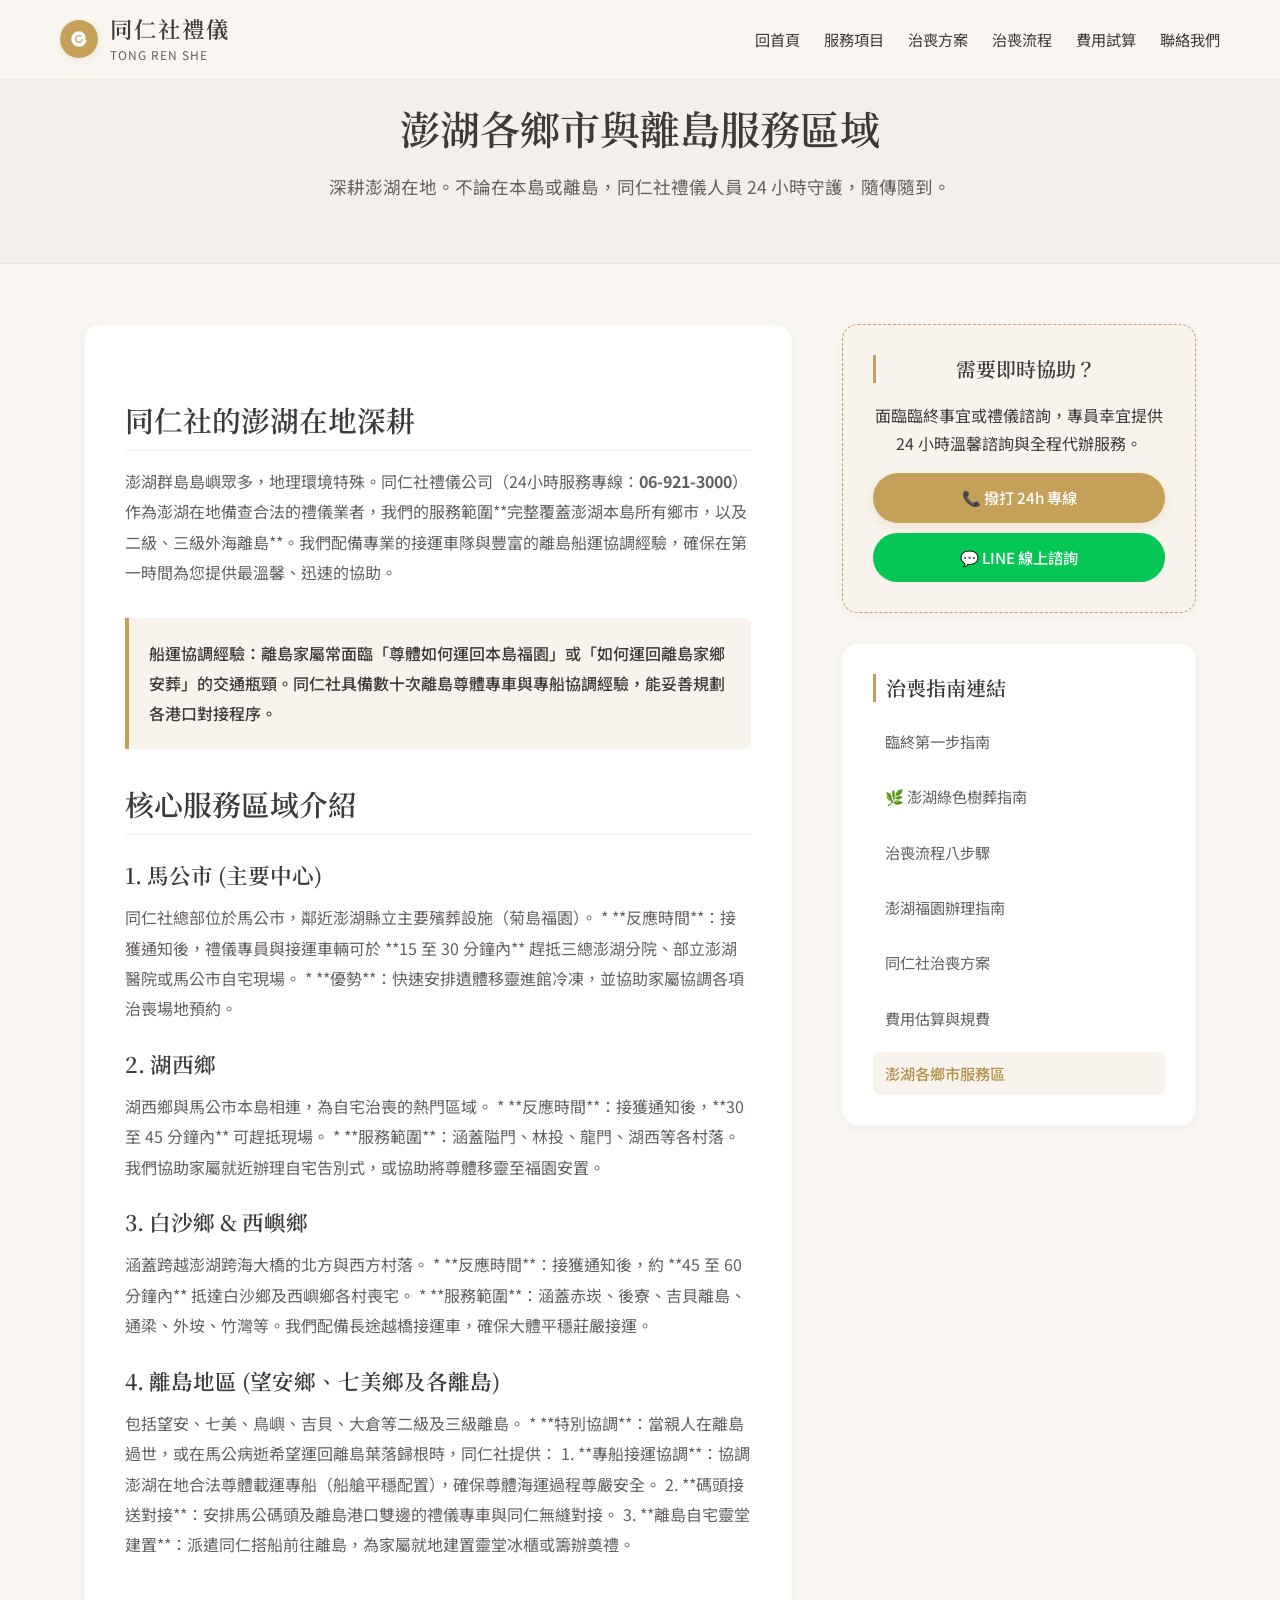
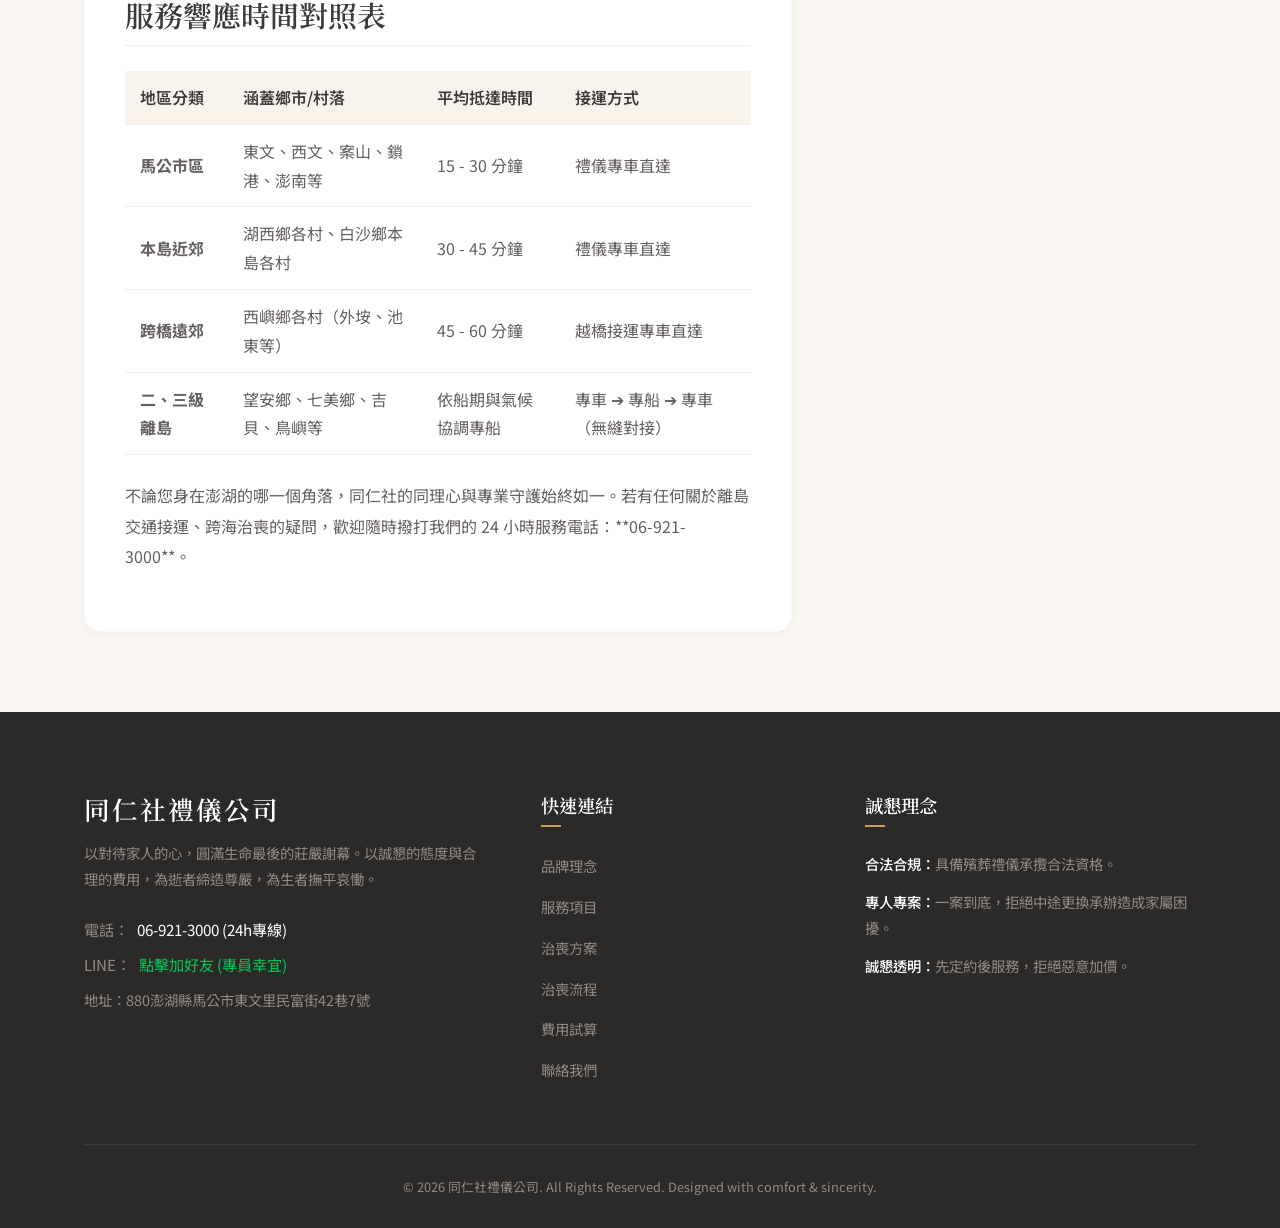
<file: regions.html>
<!DOCTYPE html>
<html lang="zh-Hant-TW">
<head>
  <!-- Google tag (gtag.js) -->
  <script async src="https://www.googletagmanager.com/gtag/js?id=AW-18283575268"></script>
  <script>
    window.dataLayer = window.dataLayer || [];
    function gtag(){dataLayer.push(arguments);}
    gtag('js', new Date());
    gtag('config', 'AW-18283575268');
  </script>

  <!-- Event snippet for 網頁瀏覽 conversion page -->
  <script>
    gtag('event', 'conversion', {'send_to': 'AW-18283575268/CMQVCO7R6cccEOTvpI5E'});
  </script>

  <meta charset="UTF-8">
  <meta name="viewport" content="width=device-width, initial-scale=1.0">
  <meta name="description" content="同仁社禮儀公司提供澎湖全區（馬公市、湖西鄉、白沙鄉、西嶼鄉及七美、望安等離島地區）24小時即時殯葬禮儀與遺體接運服務。離島船運協調經驗豐富。24小時服務專線：06-921-3000。">
  <meta name="keywords" content="澎湖禮儀服務區域, 馬公市禮儀社, 湖西鄉殯葬, 白沙鄉禮儀, 西嶼鄉接運, 澎湖離島船運, 同仁社禮儀">
  <meta name="author" content="同仁社禮儀公司">
  <meta property="og:title" content="澎湖各鄉市與離島生命禮儀服務範圍說明 | 同仁社禮儀公司">
  <meta property="og:description" content="深耕澎湖全區的溫馨陪伴。不論在本島或二級、三級離島，同仁社提供24小時即時禮儀守護。">
  <meta property="og:type" content="article">
  <meta property="og:image" content="https://www.penghulin.com/assets/about_bg.png">
  <title>澎湖各鄉市與離島生命禮儀服務範圍說明 | 同仁社禮儀公司</title>
  
  <!-- CSS Stylesheet -->
  <link rel="stylesheet" href="styles.css">
  
  <!-- Favicon icon -->
  <link rel="icon" href="data:image/svg+xml,<svg xmlns=%22http://www.w3.org/2000/svg%22 viewBox=%220 0 100 100%22 fill=%22%23c5a880%22><path d=%22M50,15c-19.3,0-35,15.7-35,35s15.7,35,35,35c17.5,0,32-12.9,34.6-29.8C80.2,53.8,77,50,73,50s-7.1,3.2-7.9,7.1C63.8,63.6,57.5,68,50,68c-9.9,0-18-8.1-18-18s8.1-18,18-18c8.3,0,15.2,5.6,17.4,13.2c0.8,2.8,3.4,4.8,6.3,4.8c4.2,0,7.3-3.9,6.4-8C79,26.7,66,15,50,15z%22/><path d=%22M50,38c-6.6,0-12,5.4-12,12s5.4,12,12,12c5.3,0,9.8-3.5,11.3-8.3c0.8-2.6,3.2-4.4,6-4.4c3.9,0,6.7-3.6,5.8-7.4C70.6,43.2,61,38,50,38z%22/></svg>">
</head>
<body>

  <!-- 頂部導覽列 -->
  <header class="navbar" id="navbar">
    <div class="nav-container">
      <a href="index.html" class="logo-section">
        <div class="logo-icon">
          <svg viewBox="0 0 100 100" fill="currentColor" width="22" height="22" style="display: block;">
            <path d="M50,15c-19.3,0-35,15.7-35,35s15.7,35,35,35c17.5,0,32-12.9,34.6-29.8C80.2,53.8,77,50,73,50s-7.1,3.2-7.9,7.1C63.8,63.6,57.5,68,50,68c-9.9,0-18-8.1-18-18s8.1-18,18-18c8.3,0,15.2,5.6,17.4,13.2c0.8,2.8,3.4,4.8,6.3,4.8c4.2,0,7.3-3.9,6.4-8C79,26.7,66,15,50,15z"/>
            <path d="M50,38c-6.6,0-12,5.4-12,12s5.4,12,12,12c5.3,0,9.8-3.5,11.3-8.3c0.8-2.6,3.2-4.4,6-4.4c3.9,0,6.7-3.6,5.8-7.4C70.6,43.2,61,38,50,38z"/>
          </svg>
        </div>
        <div class="logo-text">
          <h1>同仁社禮儀</h1>
          <p>TONG REN SHE</p>
        </div>
      </a>
      
      <nav class="nav-links" id="nav-links">
        <a href="index.html" class="nav-item">回首頁</a>
        <a href="index.html#services" class="nav-item">服務項目</a>
        <a href="index.html#packages" class="nav-item">治喪方案</a>
        <a href="index.html#process" class="nav-item">治喪流程</a>
        <a href="index.html#estimator" class="nav-item">費用試算</a>
        <a href="index.html#contact" class="nav-item">聯絡我們</a>
      </nav>
      
      <button class="menu-toggle" id="menu-toggle" aria-label="切換選單">
        <span></span>
        <span></span>
        <span></span>
      </button>
    </div>
  </header>

  <!-- 子網頁英雄區 -->
  <section class="subpage-hero">
    <div class="container">
      <h1>澎湖各鄉市與離島服務區域</h1>
      <p>深耕澎湖在地。不論在本島或離島，同仁社禮儀人員 24 小時守護，隨傳隨到。</p>
    </div>
  </section>

  <!-- 主要佈局 -->
  <section class="subpage-layout">
    <div class="container">
      <div class="subpage-grid">
        
        <!-- 主要內容區 -->
        <main class="subpage-main article-content">
          <h2>同仁社的澎湖在地深耕</h2>
          <p>澎湖群島島嶼眾多，地理環境特殊。同仁社禮儀公司（24小時服務專線：<strong>06-921-3000</strong>）作為澎湖在地備查合法的禮儀業者，我們的服務範圍**完整覆蓋澎湖本島所有鄉市，以及二級、三級外海離島**。我們配備專業的接運車隊與豐富的離島船運協調經驗，確保在第一時間為您提供最溫馨、迅速的協助。</p>

          <div class="highlight-box">
            <p>船運協調經驗：離島家屬常面臨「尊體如何運回本島福園」或「如何運回離島家鄉安葬」的交通瓶頸。同仁社具備數十次離島尊體專車與專船協調經驗，能妥善規劃各港口對接程序。</p>
          </div>

          <h2>核心服務區域介紹</h2>
          
          <h3>1. 馬公市 (主要中心)</h3>
          <p>同仁社總部位於馬公市，鄰近澎湖縣立主要殯葬設施（菊島福園）。
            *   **反應時間**：接獲通知後，禮儀專員與接運車輛可於 **15 至 30 分鐘內** 趕抵三總澎湖分院、部立澎湖醫院或馬公市自宅現場。
            *   **優勢**：快速安排遺體移靈進館冷凍，並協助家屬協調各項治喪場地預約。
          </p>

          <h3>2. 湖西鄉</h3>
          <p>湖西鄉與馬公市本島相連，為自宅治喪的熱門區域。
            *   **反應時間**：接獲通知後，**30 至 45 分鐘內** 可趕抵現場。
            *   **服務範圍**：涵蓋隘門、林投、龍門、湖西等各村落。我們協助家屬就近辦理自宅告別式，或協助將尊體移靈至福園安置。
          </p>

          <h3>3. 白沙鄉 & 西嶼鄉</h3>
          <p>涵蓋跨越澎湖跨海大橋的北方與西方村落。
            *   **反應時間**：接獲通知後，約 **45 至 60 分鐘內** 抵達白沙鄉及西嶼鄉各村喪宅。
            *   **服務範圍**：涵蓋赤崁、後寮、吉貝離島、通梁、外垵、竹灣等。我們配備長途越橋接運車，確保大體平穩莊嚴接運。
          </p>

          <h3>4. 離島地區 (望安鄉、七美鄉及各離島)</h3>
          <p>包括望安、七美、鳥嶼、吉貝、大倉等二級及三級離島。
            *   **特別協調**：當親人在離島過世，或在馬公病逝希望運回離島葉落歸根時，同仁社提供：
                1.  **專船接運協調**：協調澎湖在地合法尊體載運專船（船艙平穩配置），確保尊體海運過程尊嚴安全。
                2.  **碼頭接送對接**：安排馬公碼頭及離島港口雙邊的禮儀專車與同仁無縫對接。
                3.  **離島自宅靈堂建置**：派遣同仁搭船前往離島，為家屬就地建置靈堂冰櫃或籌辦奠禮。
          </p>

          <h2>服務響應時間對照表</h2>
          <table>
            <thead>
              <tr>
                <th>地區分類</th>
                <th>涵蓋鄉市/村落</th>
                <th>平均抵達時間</th>
                <th>接運方式</th>
              </tr>
            </thead>
            <tbody>
              <tr>
                <td><strong>馬公市區</strong></td>
                <td>東文、西文、案山、鎖港、澎南等</td>
                <td>15 - 30 分鐘</td>
                <td>禮儀專車直達</td>
              </tr>
              <tr>
                <td><strong>本島近郊</strong></td>
                <td>湖西鄉各村、白沙鄉本島各村</td>
                <td>30 - 45 分鐘</td>
                <td>禮儀專車直達</td>
              </tr>
              <tr>
                <td><strong>跨橋遠郊</strong></td>
                <td>西嶼鄉各村（外垵、池東等）</td>
                <td>45 - 60 分鐘</td>
                <td>越橋接運專車直達</td>
              </tr>
              <tr>
                <td><strong>二、三級離島</strong></td>
                <td>望安鄉、七美鄉、吉貝、鳥嶼等</td>
                <td>依船期與氣候協調專船</td>
                <td>專車 ➔ 專船 ➔ 專車（無縫對接）</td>
              </tr>
            </tbody>
          </table>

          <p>不論您身在澎湖的哪一個角落，同仁社的同理心與專業守護始終如一。若有任何關於離島交通接運、跨海治喪的疑問，歡迎隨時撥打我們的 24 小時服務電話：**06-921-3000**。</p>
        </main>
        
        <!-- 側邊欄 -->
        <aside class="subpage-sidebar">
          
          <!-- 聯絡卡片 -->
          <div class="sidebar-card sidebar-cta">
            <h3>需要即時協助？</h3>
            <p>面臨臨終事宜或禮儀諮詢，專員幸宜提供 24 小時溫馨諮詢與全程代辦服務。</p>
            <a href="tel:06-921-3000" class="btn btn-primary" style="display: inline-block;">📞 撥打 24h 專線</a>
            <a href="https://line.me/ti/p/JByVvhz6DX" target="_blank" rel="noopener noreferrer" class="btn" style="display: inline-block; background-color: #06C755; color: white; margin-top: 10px;">💬 LINE 線上諮詢</a>
          </div>

          <!-- 子網頁選單 -->
          <div class="sidebar-card">
            <h3>治喪指南連結</h3>
            <nav class="sidebar-menu">
              <a href="first-steps.html" class="sidebar-menu-link">臨終第一步指南</a>
              <a href="tree-burial.html" class="sidebar-menu-link">🌿 澎湖綠色樹葬指南</a>
              <a href="process.html" class="sidebar-menu-link">治喪流程八步驟</a>
              <a href="fuyuan-guide.html" class="sidebar-menu-link">澎湖福園辦理指南</a>
              <a href="packages.html" class="sidebar-menu-link">同仁社治喪方案</a>
              <a href="pricing.html" class="sidebar-menu-link">費用估算與規費</a>
              <a href="regions.html" class="sidebar-menu-link active">澎湖各鄉市服務區</a>
            </nav>
          </div>
          
        </aside>

      </div>
    </div>
  </section>

  <!-- 頁尾 -->
  <footer class="footer">
    <div class="container">
      <div class="footer-grid">
        <div class="footer-brand">
          <h2>同仁社禮儀公司</h2>
          <p>以對待家人的心，圓滿生命最後的莊嚴謝幕。以誠懇的態度與合理的費用，為逝者締造尊嚴，為生者撫平哀慟。</p>
          <div class="footer-brand-contact">
            <a href="tel:06-921-3000"><span>電話：</span>06-921-3000 (24h專線)</a>
            <a href="https://line.me/ti/p/JByVvhz6DX" target="_blank" rel="noopener noreferrer" style="color: #06C755;"><span>LINE：</span>點擊加好友 (專員幸宜)</a>
            <span style="font-size: 0.9rem;">地址：880澎湖縣馬公市東文里民富街42巷7號</span>
          </div>
        </div>
        
        <div class="footer-links">
          <h3>快速連結</h3>
          <ul>
            <li><a href="index.html#about">品牌理念</a></li>
            <li><a href="index.html#services">服務項目</a></li>
            <li><a href="index.html#packages">治喪方案</a></li>
            <li><a href="index.html#process">治喪流程</a></li>
            <li><a href="index.html#estimator">費用試算</a></li>
            <li><a href="index.html#contact">聯絡我們</a></li>
          </ul>
        </div>
        
        <div class="footer-contact">
          <h3>誠懇理念</h3>
          <div class="footer-contact-details">
            <span><strong>合法合規：</strong>具備殯葬禮儀承攬合法資格。</span>
            <span><strong>專人專案：</strong>一案到底，拒絕中途更換承辦造成家屬困擾。</span>
            <span><strong>誠懇透明：</strong>先定約後服務，拒絕惡意加價。</span>
          </div>
        </div>
      </div>
      
      <div class="footer-bottom">
        <p>&copy; 2026 同仁社禮儀公司. All Rights Reserved. Designed with comfort & sincerity.</p>
      </div>
    </div>
  </footer>

  <!-- JS Interactivity -->
  <script src="script.js"></script>
</body>
</html>
</file>
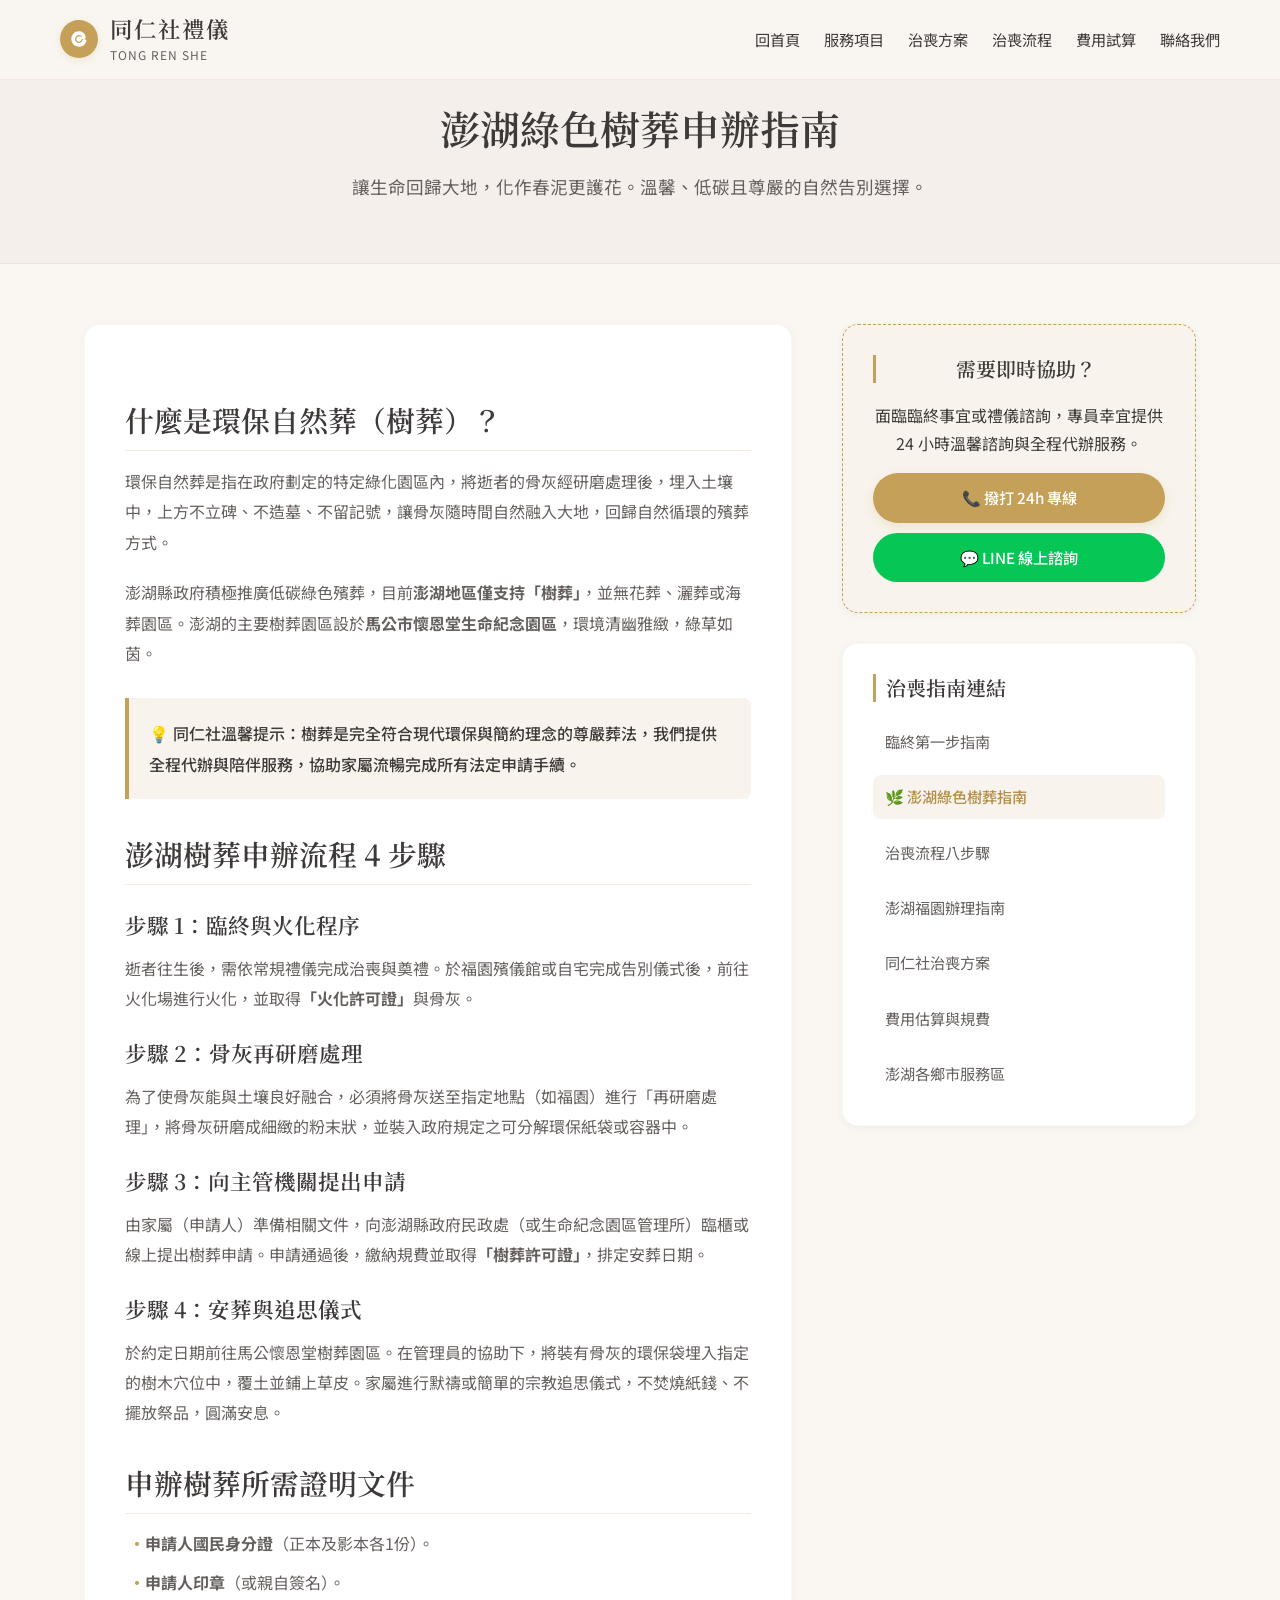
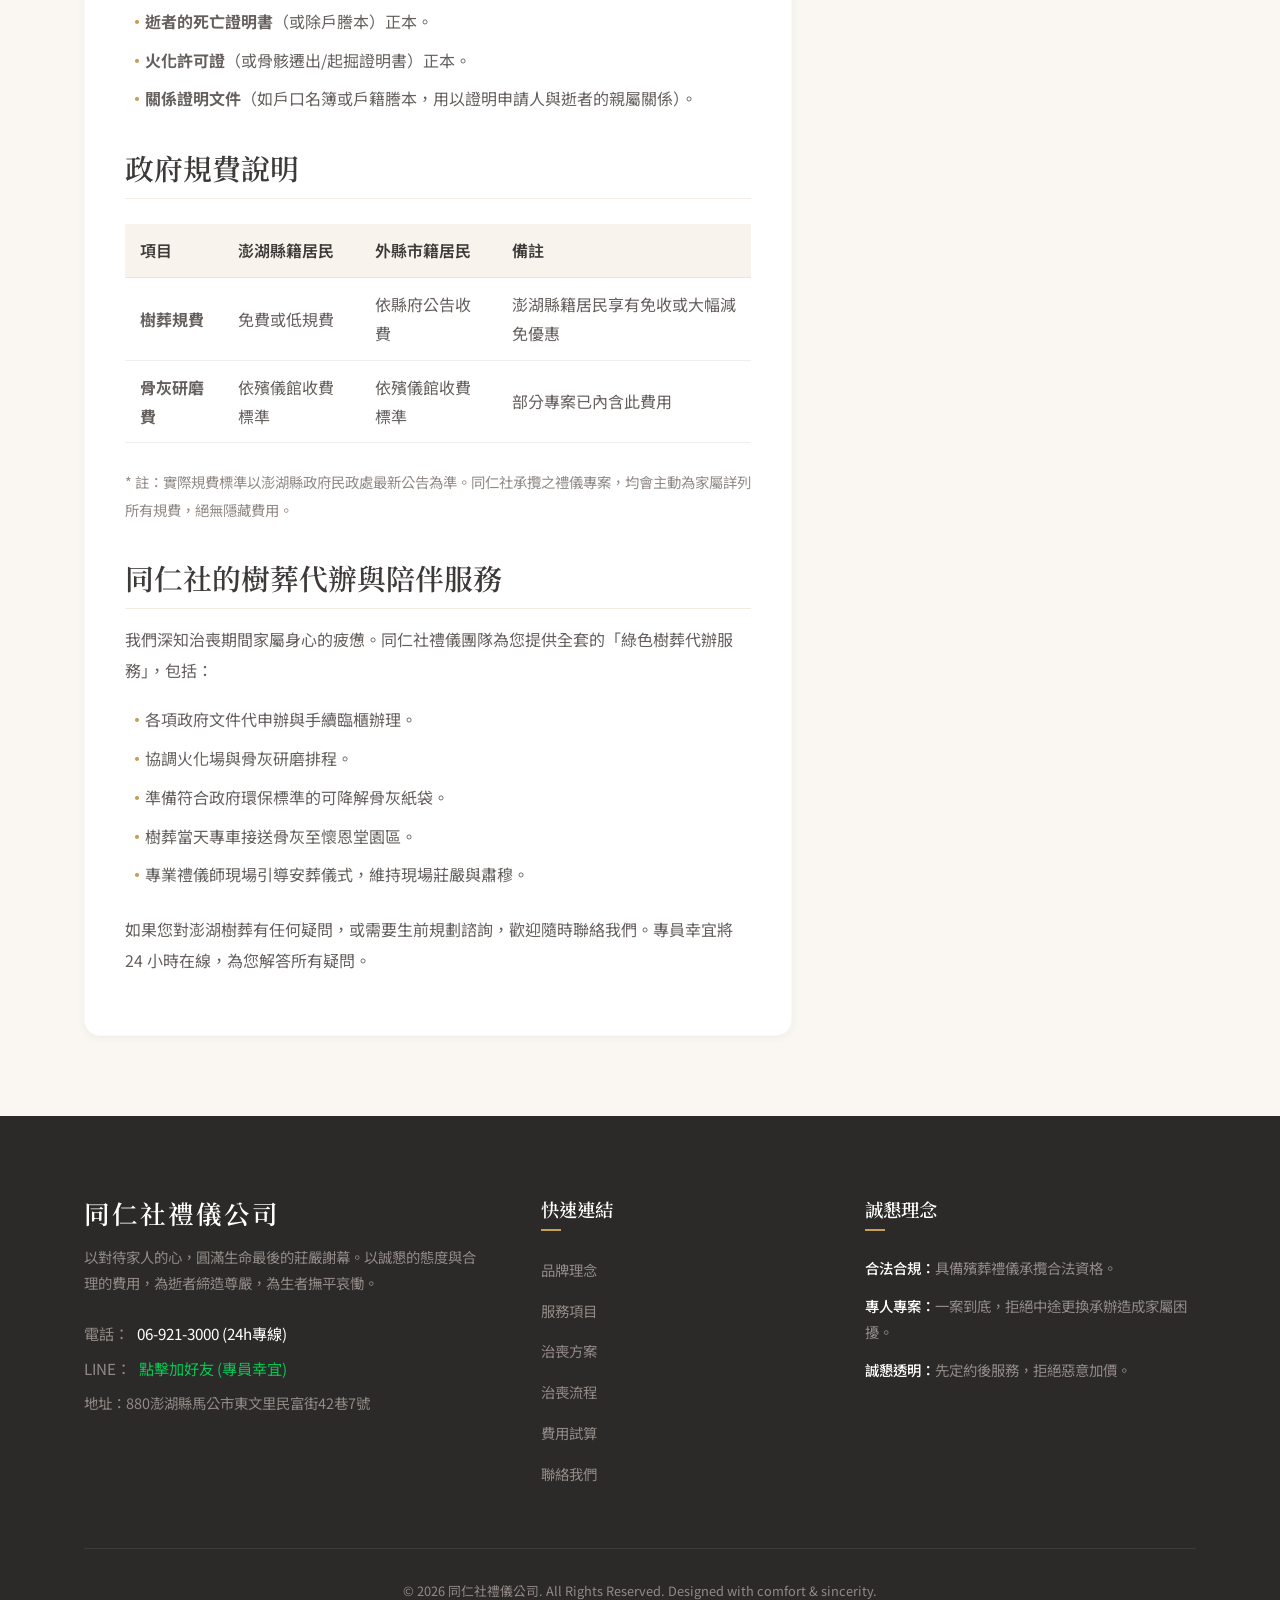
<file: tree-burial.html>
<!DOCTYPE html>
<html lang="zh-Hant-TW">
<head>
  <!-- Google tag (gtag.js) -->
  <script async src="https://www.googletagmanager.com/gtag/js?id=AW-18283575268"></script>
  <script>
    window.dataLayer = window.dataLayer || [];
    function gtag(){dataLayer.push(arguments);}
    gtag('js', new Date());
    gtag('config', 'AW-18283575268');
  </script>

  <!-- Event snippet for 網頁瀏覽 conversion page -->
  <script>
    gtag('event', 'conversion', {'send_to': 'AW-18283575268/CMQVCO7R6cccEOTvpI5E'});
  </script>

  <meta charset="UTF-8">
  <meta name="viewport" content="width=device-width, initial-scale=1.0">
  <meta name="description" content="同仁社禮儀公司提供澎湖馬公懷恩堂綠色樹葬申辦服務。為您詳細說明樹葬流程、準備文件、政府規費與代辦手續。24小時服務專線：06-921-3000。">
  <meta name="keywords" content="澎湖樹葬, 懷恩堂樹葬, 綠色殯葬, 環保自然葬, 同仁社禮儀, 澎湖禮儀公司">
  <meta name="author" content="同仁社禮儀公司">
  <meta property="og:title" content="澎湖綠色樹葬申辦指南與流程說明 | 同仁社禮儀公司">
  <meta property="og:description" content="讓生命回歸自然，溫馨尊嚴的綠色告別。澎湖懷恩堂樹葬流程與費用詳細解析。">
  <meta property="og:type" content="article">
  <meta property="og:image" content="https://www.penghulin.com/assets/about_bg.png">
  <title>澎湖綠色樹葬申辦指南與流程說明 | 同仁社禮儀公司</title>
  
  <!-- CSS Stylesheet -->
  <link rel="stylesheet" href="styles.css">
  
  <!-- Favicon icon -->
  <link rel="icon" href="data:image/svg+xml,<svg xmlns=%22http://www.w3.org/2000/svg%22 viewBox=%220 0 100 100%22 fill=%22%23c5a880%22><path d=%22M50,15c-19.3,0-35,15.7-35,35s15.7,35,35,35c17.5,0,32-12.9,34.6-29.8C80.2,53.8,77,50,73,50s-7.1,3.2-7.9,7.1C63.8,63.6,57.5,68,50,68c-9.9,0-18-8.1-18-18s8.1-18,18-18c8.3,0,15.2,5.6,17.4,13.2c0.8,2.8,3.4,4.8,6.3,4.8c4.2,0,7.3-3.9,6.4-8C79,26.7,66,15,50,15z%22/><path d=%22M50,38c-6.6,0-12,5.4-12,12s5.4,12,12,12c5.3,0,9.8-3.5,11.3-8.3c0.8-2.6,3.2-4.4,6-4.4c3.9,0,6.7-3.6,5.8-7.4C70.6,43.2,61,38,50,38z%22/></svg>">
</head>
<body>

  <!-- 頂部導覽列 -->
  <header class="navbar" id="navbar">
    <div class="nav-container">
      <a href="index.html" class="logo-section">
        <div class="logo-icon">
          <svg viewBox="0 0 100 100" fill="currentColor" width="22" height="22" style="display: block;">
            <path d="M50,15c-19.3,0-35,15.7-35,35s15.7,35,35,35c17.5,0,32-12.9,34.6-29.8C80.2,53.8,77,50,73,50s-7.1,3.2-7.9,7.1C63.8,63.6,57.5,68,50,68c-9.9,0-18-8.1-18-18s8.1-18,18-18c8.3,0,15.2,5.6,17.4,13.2c0.8,2.8,3.4,4.8,6.3,4.8c4.2,0,7.3-3.9,6.4-8C79,26.7,66,15,50,15z"/>
            <path d="M50,38c-6.6,0-12,5.4-12,12s5.4,12,12,12c5.3,0,9.8-3.5,11.3-8.3c0.8-2.6,3.2-4.4,6-4.4c3.9,0,6.7-3.6,5.8-7.4C70.6,43.2,61,38,50,38z"/>
          </svg>
        </div>
        <div class="logo-text">
          <h1>同仁社禮儀</h1>
          <p>TONG REN SHE</p>
        </div>
      </a>
      
      <nav class="nav-links" id="nav-links">
        <a href="index.html" class="nav-item">回首頁</a>
        <a href="index.html#services" class="nav-item">服務項目</a>
        <a href="index.html#packages" class="nav-item">治喪方案</a>
        <a href="index.html#process" class="nav-item">治喪流程</a>
        <a href="index.html#estimator" class="nav-item">費用試算</a>
        <a href="index.html#contact" class="nav-item">聯絡我們</a>
      </nav>
      
      <button class="menu-toggle" id="menu-toggle" aria-label="切換選單">
        <span></span>
        <span></span>
        <span></span>
      </button>
    </div>
  </header>

  <!-- 子網頁英雄區 -->
  <section class="subpage-hero">
    <div class="container">
      <h1>澎湖綠色樹葬申辦指南</h1>
      <p>讓生命回歸大地，化作春泥更護花。溫馨、低碳且尊嚴的自然告別選擇。</p>
    </div>
  </section>

  <!-- 主要佈局 -->
  <section class="subpage-layout">
    <div class="container">
      <div class="subpage-grid">
        
        <!-- 主要內容區 -->
        <main class="subpage-main article-content">
          <h2>什麼是環保自然葬（樹葬）？</h2>
          <p>環保自然葬是指在政府劃定的特定綠化園區內，將逝者的骨灰經研磨處理後，埋入土壤中，上方不立碑、不造墓、不留記號，讓骨灰隨時間自然融入大地，回歸自然循環的殯葬方式。</p>
          <p>澎湖縣政府積極推廣低碳綠色殯葬，目前<strong>澎湖地區僅支持「樹葬」</strong>，並無花葬、灑葬或海葬園區。澎湖的主要樹葬園區設於<strong>馬公市懷恩堂生命紀念園區</strong>，環境清幽雅緻，綠草如茵。</p>

          <div class="highlight-box">
            <p>💡 同仁社溫馨提示：樹葬是完全符合現代環保與簡約理念的尊嚴葬法，我們提供全程代辦與陪伴服務，協助家屬流暢完成所有法定申請手續。</p>
          </div>

          <h2>澎湖樹葬申辦流程 4 步驟</h2>
          
          <h3>步驟 1：臨終與火化程序</h3>
          <p>逝者往生後，需依常規禮儀完成治喪與奠禮。於福園殯儀館或自宅完成告別儀式後，前往火化場進行火化，並取得<strong>「火化許可證」</strong>與骨灰。</p>

          <h3>步驟 2：骨灰再研磨處理</h3>
          <p>為了使骨灰能與土壤良好融合，必須將骨灰送至指定地點（如福園）進行「再研磨處理」，將骨灰研磨成細緻的粉末狀，並裝入政府規定之可分解環保紙袋或容器中。</p>

          <h3>步驟 3：向主管機關提出申請</h3>
          <p>由家屬（申請人）準備相關文件，向澎湖縣政府民政處（或生命紀念園區管理所）臨櫃或線上提出樹葬申請。申請通過後，繳納規費並取得<strong>「樹葬許可證」</strong>，排定安葬日期。</p>

          <h3>步驟 4：安葬與追思儀式</h3>
          <p>於約定日期前往馬公懷恩堂樹葬園區。在管理員的協助下，將裝有骨灰的環保袋埋入指定的樹木穴位中，覆土並鋪上草皮。家屬進行默禱或簡單的宗教追思儀式，不焚燒紙錢、不擺放祭品，圓滿安息。</p>

          <h2>申辦樹葬所需證明文件</h2>
          <ul>
            <li><strong>申請人國民身分證</strong>（正本及影本各1份）。</li>
            <li><strong>申請人印章</strong>（或親自簽名）。</li>
            <li><strong>逝者的死亡證明書</strong>（或除戶謄本）正本。</li>
            <li><strong>火化許可證</strong>（或骨骸遷出/起掘證明書）正本。</li>
            <li><strong>關係證明文件</strong>（如戶口名簿或戶籍謄本，用以證明申請人與逝者的親屬關係）。</li>
          </ul>

          <h2>政府規費說明</h2>
          <table>
            <thead>
              <tr>
                <th>項目</th>
                <th>澎湖縣籍居民</th>
                <th>外縣市籍居民</th>
                <th>備註</th>
              </tr>
            </thead>
            <tbody>
              <tr>
                <td><strong>樹葬規費</strong></td>
                <td>免費或低規費</td>
                <td>依縣府公告收費</td>
                <td>澎湖縣籍居民享有免收或大幅減免優惠</td>
              </tr>
              <tr>
                <td><strong>骨灰研磨費</strong></td>
                <td>依殯儀館收費標準</td>
                <td>依殯儀館收費標準</td>
                <td>部分專案已內含此費用</td>
              </tr>
            </tbody>
          </table>
          <p style="font-size: 0.9rem; color: var(--text-muted);">* 註：實際規費標準以澎湖縣政府民政處最新公告為準。同仁社承攬之禮儀專案，均會主動為家屬詳列所有規費，絕無隱藏費用。</p>

          <h2>同仁社的樹葬代辦與陪伴服務</h2>
          <p>我們深知治喪期間家屬身心的疲憊。同仁社禮儀團隊為您提供全套的「綠色樹葬代辦服務」，包括：</p>
          <ul>
            <li>各項政府文件代申辦與手續臨櫃辦理。</li>
            <li>協調火化場與骨灰研磨排程。</li>
            <li>準備符合政府環保標準的可降解骨灰紙袋。</li>
            <li>樹葬當天專車接送骨灰至懷恩堂園區。</li>
            <li>專業禮儀師現場引導安葬儀式，維持現場莊嚴與肅穆。</li>
          </ul>
          <p>如果您對澎湖樹葬有任何疑問，或需要生前規劃諮詢，歡迎隨時聯絡我們。專員幸宜將 24 小時在線，為您解答所有疑問。</p>
        </main>
        
        <!-- 側邊欄 -->
        <aside class="subpage-sidebar">
          
          <!-- 聯絡卡片 -->
          <div class="sidebar-card sidebar-cta">
            <h3>需要即時協助？</h3>
            <p>面臨臨終事宜或禮儀諮詢，專員幸宜提供 24 小時溫馨諮詢與全程代辦服務。</p>
            <a href="tel:06-921-3000" class="btn btn-primary" style="display: inline-block;">📞 撥打 24h 專線</a>
            <a href="https://line.me/ti/p/JByVvhz6DX" target="_blank" rel="noopener noreferrer" class="btn" style="display: inline-block; background-color: #06C755; color: white; margin-top: 10px;">💬 LINE 線上諮詢</a>
          </div>

          <!-- 子網頁選單 -->
          <div class="sidebar-card">
            <h3>治喪指南連結</h3>
            <nav class="sidebar-menu">
              <a href="first-steps.html" class="sidebar-menu-link">臨終第一步指南</a>
              <a href="tree-burial.html" class="sidebar-menu-link active">🌿 澎湖綠色樹葬指南</a>
              <a href="process.html" class="sidebar-menu-link">治喪流程八步驟</a>
              <a href="fuyuan-guide.html" class="sidebar-menu-link">澎湖福園辦理指南</a>
              <a href="packages.html" class="sidebar-menu-link">同仁社治喪方案</a>
              <a href="pricing.html" class="sidebar-menu-link">費用估算與規費</a>
              <a href="regions.html" class="sidebar-menu-link">澎湖各鄉市服務區</a>
            </nav>
          </div>
          
        </aside>

      </div>
    </div>
  </section>

  <!-- 頁尾 -->
  <footer class="footer">
    <div class="container">
      <div class="footer-grid">
        <div class="footer-brand">
          <h2>同仁社禮儀公司</h2>
          <p>以對待家人的心，圓滿生命最後的莊嚴謝幕。以誠懇的態度與合理的費用，為逝者締造尊嚴，為生者撫平哀慟。</p>
          <div class="footer-brand-contact">
            <a href="tel:06-921-3000"><span>電話：</span>06-921-3000 (24h專線)</a>
            <a href="https://line.me/ti/p/JByVvhz6DX" target="_blank" rel="noopener noreferrer" style="color: #06C755;"><span>LINE：</span>點擊加好友 (專員幸宜)</a>
            <span style="font-size: 0.9rem;">地址：880澎湖縣馬公市東文里民富街42巷7號</span>
          </div>
        </div>
        
        <div class="footer-links">
          <h3>快速連結</h3>
          <ul>
            <li><a href="index.html#about">品牌理念</a></li>
            <li><a href="index.html#services">服務項目</a></li>
            <li><a href="index.html#packages">治喪方案</a></li>
            <li><a href="index.html#process">治喪流程</a></li>
            <li><a href="index.html#estimator">費用試算</a></li>
            <li><a href="index.html#contact">聯絡我們</a></li>
          </ul>
        </div>
        
        <div class="footer-contact">
          <h3>誠懇理念</h3>
          <div class="footer-contact-details">
            <span><strong>合法合規：</strong>具備殯葬禮儀承攬合法資格。</span>
            <span><strong>專人專案：</strong>一案到底，拒絕中途更換承辦造成家屬困擾。</span>
            <span><strong>誠懇透明：</strong>先定約後服務，拒絕惡意加價。</span>
          </div>
        </div>
      </div>
      
      <div class="footer-bottom">
        <p>&copy; 2026 同仁社禮儀公司. All Rights Reserved. Designed with comfort & sincerity.</p>
      </div>
    </div>
  </footer>

  <!-- JS Interactivity -->
  <script src="script.js"></script>
</body>
</html>
</file>
<file: styles.css>
/* 
 * 同仁社禮儀公司 官方網站 樣式表
 * 設計風格：溫馨、誠懇、莊重、高雅、現代
 */

@import url('https://fonts.googleapis.com/css2?family=Noto+Sans+TC:wght@300;400;500;700&family=Noto+Serif+TC:wght@400;600;700&display=swap');

:root {
  /* 色彩定義 */
  --bg-primary: #FAF7F2;      /* 溫馨暖米白（主要背景） */
  --bg-secondary: #FFFFFF;    /* 純白（卡片與區塊背景） */
  --bg-accent: #F4EFEB;       /* 淺褐米色（交錯區塊背景） */
  --bg-dark: #2C2A29;         /* 深炭褐（頁尾與暗色背景） */
  
  --text-primary: #3D3A39;    /* 深炭灰（主文字） */
  --text-secondary: #65605E;  /* 中炭灰（次要文字） */
  --text-muted: #918A86;      /* 淺炭灰（輔助說明） */
  --text-light: #FAF7F2;      /* 暖白（暗色背景文字） */

  --color-gold: #C5A059;       /* 典雅香金（主品牌色） */
  --color-gold-hover: #B48F49; /* 深香金（懸停狀態） */
  --color-gold-glow: rgba(197, 160, 89, 0.2);
  --color-gold-light: #F8F4ED; /* 極淺金（底色） */

  --color-green: #8A9A86;      /* 靜謐鼠尾草綠（象徵安息與生命綠意） */
  --color-green-light: #F1F4F0;/* 淺綠底色 */
  --color-green-hover: #798975;
  
  /* 字型定義 */
  --font-serif: 'Noto Serif TC', serif;
  --font-sans: 'Noto Sans TC', sans-serif;
  
  /* 陰影與圓角 */
  --shadow-sm: 0 2px 8px rgba(61, 58, 57, 0.05);
  --shadow-md: 0 8px 20px rgba(61, 58, 57, 0.08);
  --shadow-lg: 0 16px 36px rgba(61, 58, 57, 0.12);
  --radius-sm: 8px;
  --radius-md: 16px;
  --radius-lg: 24px;
  
  /* 動畫時間 */
  --transition-fast: 0.2s cubic-bezier(0.4, 0, 0.2, 1);
  --transition-normal: 0.4s cubic-bezier(0.4, 0, 0.2, 1);
  --transition-slow: 0.8s cubic-bezier(0.4, 0, 0.2, 1);
}

/* 全域重設與基礎樣式 */
* {
  box-sizing: border-box;
  margin: 0;
  padding: 0;
}

html {
  scroll-behavior: smooth;
  scroll-padding-top: 80px; /* 避開固定導覽列 */
}

body {
  font-family: var(--font-sans);
  color: var(--text-primary);
  background-color: var(--bg-primary);
  line-height: 1.8;
  -webkit-font-smoothing: antialiased;
  overflow-x: hidden;
}

h1, h2, h3, h4 {
  font-family: var(--font-serif);
  font-weight: 600;
  color: var(--text-primary);
  line-height: 1.4;
}

a {
  text-decoration: none;
  color: inherit;
  transition: var(--transition-fast);
}

ul {
  list-style: none;
}

img {
  max-width: 100%;
  height: auto;
  display: block;
}

/* 網頁通用容器 */
.container {
  width: 90%;
  max-width: 1200px;
  margin: 0 auto;
  padding: 0 20px;
}

/* 按鈕樣式 */
.btn {
  display: inline-flex;
  align-items: center;
  justify-content: center;
  padding: 12px 28px;
  font-family: var(--font-sans);
  font-size: 1rem;
  font-weight: 500;
  border-radius: 50px;
  border: 1px solid transparent;
  cursor: pointer;
  transition: var(--transition-normal);
  outline: none;
}

.btn-primary {
  background-color: var(--color-gold);
  color: var(--bg-secondary);
  box-shadow: 0 4px 12px var(--color-gold-glow);
}

.btn-primary:hover {
  background-color: var(--color-gold-hover);
  transform: translateY(-2px);
  box-shadow: 0 6px 16px rgba(197, 160, 89, 0.4);
}

.btn-outline {
  background-color: transparent;
  border-color: var(--color-gold);
  color: var(--color-gold);
}

.btn-outline:hover {
  background-color: var(--color-gold);
  color: var(--bg-secondary);
  transform: translateY(-2px);
}

.btn-phone {
  background-color: var(--color-green);
  color: var(--bg-secondary);
  box-shadow: 0 4px 12px rgba(138, 154, 134, 0.3);
}

.btn-phone:hover {
  background-color: var(--color-green-hover);
  transform: translateY(-2px);
  box-shadow: 0 6px 16px rgba(138, 154, 134, 0.5);
}

/* 頂部導覽列 */
.navbar {
  position: fixed;
  top: 0;
  left: 0;
  width: 100%;
  height: 80px;
  z-index: 1000;
  background: rgba(250, 247, 242, 0.85);
  backdrop-filter: blur(12px);
  -webkit-backdrop-filter: blur(12px);
  border-bottom: 1px solid rgba(197, 160, 89, 0.15);
  transition: var(--transition-normal);
}

.navbar.scrolled {
  height: 70px;
  background: rgba(250, 247, 242, 0.95);
  box-shadow: var(--shadow-sm);
}

.nav-container {
  display: flex;
  align-items: center;
  justify-content: space-between;
  height: 100%;
  max-width: 1200px;
  margin: 0 auto;
  padding: 0 20px;
}

.logo-section {
  display: flex;
  align-items: center;
  gap: 12px;
}

.logo-icon {
  width: 38px;
  height: 38px;
  background-color: var(--color-gold);
  border-radius: 50%;
  display: flex;
  align-items: center;
  justify-content: center;
  color: var(--bg-secondary);
  font-family: var(--font-serif);
  font-weight: 700;
  font-size: 1.2rem;
  box-shadow: 0 2px 8px var(--color-gold-glow);
}

.logo-text h1 {
  font-size: 1.4rem;
  letter-spacing: 2px;
}

.logo-text p {
  font-size: 0.75rem;
  color: var(--text-secondary);
  letter-spacing: 1px;
}

.nav-links {
  display: flex;
  align-items: center;
  gap: 24px;
}

.nav-links a {
  font-size: 0.95rem;
  color: var(--text-primary);
  font-weight: 400;
  position: relative;
  padding: 6px 0;
}

.nav-links a::after {
  content: '';
  position: absolute;
  bottom: 0;
  left: 0;
  width: 0;
  height: 2px;
  background-color: var(--color-gold);
  transition: var(--transition-fast);
}

.nav-links a:hover::after,
.nav-links a.active::after {
  width: 100%;
}

.nav-phone-btn {
  display: flex;
  align-items: center;
  gap: 8px;
  padding: 8px 16px;
  border-radius: 30px;
  font-weight: 500;
  font-size: 0.9rem;
}

/* 行動版選單按鈕 */
.menu-toggle {
  display: none;
  flex-direction: column;
  gap: 6px;
  cursor: pointer;
  border: none;
  background: transparent;
  padding: 4px;
}

.menu-toggle span {
  display: block;
  width: 24px;
  height: 2px;
  background-color: var(--text-primary);
  transition: var(--transition-fast);
}

/* 英雄區 */
.hero {
  position: relative;
  height: 100vh;
  min-height: 600px;
  display: flex;
  align-items: center;
  justify-content: center;
  text-align: center;
  background: linear-gradient(rgba(28, 25, 23, 0.42), rgba(28, 25, 23, 0.58)), url('assets/hero_bg.jpg') no-repeat center center/cover;
  color: var(--bg-secondary);
  padding-top: 80px;
}

.hero-content {
  max-width: 800px;
  padding: 0 20px;
  z-index: 10;
}

.hero h2 {
  font-size: 3.2rem;
  font-weight: 700;
  letter-spacing: 4px;
  margin-bottom: 20px;
  color: var(--bg-secondary);
  text-shadow: 0 2px 10px rgba(0, 0, 0, 0.3);
}

.hero p {
  font-size: 1.35rem;
  letter-spacing: 2px;
  margin-bottom: 14px;
  font-family: var(--font-serif);
  font-weight: 300;
  text-shadow: 0 2px 12px rgba(0, 0, 0, 0.45);
}

.hero-area {
  display: inline-flex;
  align-items: center;
  justify-content: center;
  margin-bottom: 36px;
  padding: 6px 16px;
  border: 1px solid rgba(250, 247, 242, 0.38);
  border-radius: 999px;
  background-color: rgba(44, 42, 41, 0.34);
  color: var(--text-light);
  font-size: 0.95rem;
  font-weight: 500;
  letter-spacing: 1px;
  backdrop-filter: blur(8px);
  -webkit-backdrop-filter: blur(8px);
}

.hero-btns {
  display: flex;
  gap: 16px;
  justify-content: center;
}

.btn-line {
  background-color: #06C755;
  box-shadow: 0 4px 12px rgba(6, 199, 85, 0.3);
}

.btn-line:hover {
  background-color: #05b54e;
  box-shadow: 0 6px 16px rgba(6, 199, 85, 0.45);
}

.btn-hero-outline {
  color: white;
  border-color: white;
}

.btn-hero-outline:hover {
  background-color: white;
  color: var(--text-primary);
}

/* 區塊通用樣式 */
.section {
  padding: 100px 0;
}

.section-bg-accent {
  background-color: var(--bg-accent);
}

.section-header {
  text-align: center;
  max-width: 600px;
  margin: 0 auto 60px;
}

.package-grid {
  display: grid;
  grid-template-columns: 1fr 1fr;
  gap: 40px;
  align-items: stretch;
}

.section-header h2 {
  font-size: 2.2rem;
  letter-spacing: 2px;
  margin-bottom: 16px;
  position: relative;
  display: inline-block;
  padding-bottom: 12px;
}

.section-header h2::after {
  content: '';
  position: absolute;
  bottom: 0;
  left: 50%;
  transform: translateX(-50%);
  width: 40px;
  height: 2px;
  background-color: var(--color-gold);
}

.section-header p {
  color: var(--text-secondary);
  font-size: 1.05rem;
}

/* 關於我們區塊 */
.about-grid {
  display: grid;
  grid-template-columns: 1.1fr 0.9fr;
  gap: 60px;
  align-items: center;
}

.coffee-grid {
  grid-template-columns: 0.9fr 1.1fr;
}

.about-text h3 {
  font-size: 1.8rem;
  margin-bottom: 20px;
  color: var(--color-gold);
}

.about-text p {
  margin-bottom: 20px;
  color: var(--text-secondary);
  text-align: justify;
}

.philosophy-cards {
  display: grid;
  grid-template-columns: repeat(3, 1fr);
  gap: 16px;
  margin-top: 30px;
}

.ph-card {
  background: var(--bg-secondary);
  padding: 20px 15px;
  border-radius: var(--radius-md);
  text-align: center;
  box-shadow: var(--shadow-sm);
  border: 1px solid rgba(197, 160, 89, 0.05);
  transition: var(--transition-normal);
}

.ph-card:hover {
  transform: translateY(-5px);
  border-color: var(--color-gold);
  box-shadow: var(--shadow-md);
}

.ph-card-icon {
  font-size: 1.5rem;
  color: var(--color-gold);
  margin-bottom: 10px;
}

.ph-card h4 {
  font-size: 1.1rem;
  margin-bottom: 8px;
}

.ph-card p {
  font-size: 0.85rem;
  margin-bottom: 0;
  color: var(--text-secondary);
}

.about-image {
  position: relative;
  border-radius: var(--radius-lg);
  overflow: hidden;
  box-shadow: var(--shadow-lg);
  aspect-ratio: 1;
}

.about-image img {
  width: 100%;
  height: 100%;
  object-fit: cover;
}

/* 服務項目區塊 */
.services-grid {
  display: grid;
  grid-template-columns: repeat(3, 1fr);
  gap: 30px;
}

.service-card {
  background-color: var(--bg-secondary);
  border-radius: var(--radius-md);
  overflow: hidden;
  box-shadow: var(--shadow-sm);
  transition: var(--transition-normal);
  border: 1px solid rgba(197, 160, 89, 0.05);
  display: flex;
  flex-direction: column;
}

.service-card:hover {
  transform: translateY(-8px);
  box-shadow: var(--shadow-lg);
  border-color: rgba(197, 160, 89, 0.2);
}

.service-img {
  height: 220px;
  overflow: hidden;
}

.service-img img {
  width: 100%;
  height: 100%;
  object-fit: cover;
  transition: var(--transition-slow);
}

.service-card:hover .service-img img {
  scale: 1.05;
}

.service-body {
  padding: 30px;
  flex-grow: 1;
  display: flex;
  flex-direction: column;
}

.service-body h3 {
  font-size: 1.4rem;
  margin-bottom: 12px;
  color: var(--text-primary);
}

.service-body p {
  color: var(--text-secondary);
  font-size: 0.95rem;
  margin-bottom: 20px;
  flex-grow: 1;
  text-align: justify;
}

.service-list {
  font-size: 0.85rem;
  color: var(--text-secondary);
  border-top: 1px solid rgba(197, 160, 89, 0.1);
  padding-top: 15px;
  display: grid;
  grid-template-columns: repeat(2, 1fr);
  gap: 8px;
}

.service-list li {
  display: flex;
  align-items: center;
  gap: 6px;
}

.service-list li::before {
  content: '✦';
  color: var(--color-gold);
  font-size: 0.75rem;
}

/* 治喪流程區塊 */
.timeline {
  position: relative;
  max-width: 900px;
  margin: 0 auto;
}

.timeline::before {
  content: '';
  position: absolute;
  left: 50%;
  top: 0;
  width: 2px;
  height: 100%;
  background-color: var(--color-gold-glow);
  transform: translateX(-50%);
}

.timeline-item {
  position: relative;
  width: 50%;
  padding: 20px 40px;
  box-sizing: border-box;
}

.timeline-item:nth-child(odd) {
  left: 0;
  text-align: right;
}

.timeline-item:nth-child(even) {
  left: 50%;
  text-align: left;
}

.timeline-dot {
  position: absolute;
  top: 30px;
  right: -8px;
  width: 16px;
  height: 16px;
  border-radius: 50%;
  background-color: var(--color-gold);
  border: 4px solid var(--bg-primary);
  z-index: 10;
  transition: var(--transition-fast);
}

.timeline-item:nth-child(even) .timeline-dot {
  left: -8px;
}

.timeline-item:hover .timeline-dot {
  scale: 1.3;
  box-shadow: 0 0 10px var(--color-gold);
}

.timeline-card {
  background-color: var(--bg-secondary);
  padding: 24px;
  border-radius: var(--radius-md);
  box-shadow: var(--shadow-sm);
  border: 1px solid rgba(197, 160, 89, 0.05);
  transition: var(--transition-normal);
}

.timeline-card:hover {
  transform: translateY(-3px);
  box-shadow: var(--shadow-md);
  border-color: var(--color-gold);
}

.timeline-step {
  display: inline-block;
  font-size: 0.8rem;
  font-weight: 700;
  color: var(--color-gold);
  background-color: var(--color-gold-light);
  padding: 2px 10px;
  border-radius: 30px;
  margin-bottom: 8px;
  border: 1px solid rgba(197, 160, 89, 0.1);
}

.timeline-card h3 {
  font-size: 1.25rem;
  margin-bottom: 8px;
}

.timeline-card p {
  font-size: 0.9rem;
  color: var(--text-secondary);
  margin-bottom: 0;
}

/* 費用試算器區塊 */
.estimator-container {
  display: grid;
  grid-template-columns: 1.2fr 0.8fr;
  gap: 40px;
  background-color: var(--bg-secondary);
  padding: 40px;
  border-radius: var(--radius-lg);
  box-shadow: var(--shadow-md);
  border: 1px solid rgba(197, 160, 89, 0.08);
}

.estimator-options h3 {
  font-size: 1.4rem;
  margin-bottom: 20px;
  color: var(--color-gold);
  border-bottom: 1px solid rgba(197, 160, 89, 0.1);
  padding-bottom: 8px;
}

.option-group {
  margin-bottom: 30px;
}

.option-group-title {
  font-size: 1.1rem;
  font-weight: 500;
  margin-bottom: 15px;
  display: flex;
  align-items: center;
  gap: 8px;
}

.option-group-title::before {
  content: '';
  display: inline-block;
  width: 4px;
  height: 16px;
  background-color: var(--color-gold);
  border-radius: 2px;
}

.options-list {
  display: grid;
  grid-template-columns: 1fr 1fr;
  gap: 12px;
}

.option-item {
  position: relative;
  display: flex;
  align-items: center;
  justify-content: space-between;
  gap: 16px;
  padding: 12px 16px;
  background-color: var(--bg-primary);
  border-radius: var(--radius-sm);
  cursor: pointer;
  transition: var(--transition-fast);
  border: 1px solid transparent;
}

.option-item:hover {
  background-color: var(--color-gold-light);
  border-color: rgba(197, 160, 89, 0.2);
}

.option-checkbox {
  display: flex;
  align-items: center;
  gap: 10px;
  font-size: 0.95rem;
  min-width: 0;
}

.option-checkbox > span {
  min-width: 0;
}

.option-checkbox input {
  width: 16px;
  height: 16px;
  accent-color: var(--color-gold);
  cursor: pointer;
}

.option-price {
  font-weight: 600;
  color: var(--color-gold);
  font-size: 0.95rem;
  flex-shrink: 0;
}

.option-item.selected {
  background-color: var(--color-gold-light);
  border-color: var(--color-gold);
}

.estimator-summary {
  background-color: var(--color-gold-light);
  padding: 30px;
  border-radius: var(--radius-md);
  border: 1px solid rgba(197, 160, 89, 0.15);
  display: flex;
  flex-direction: column;
  height: fit-content;
  position: sticky;
  top: 100px;
}

.estimator-summary h3 {
  font-size: 1.4rem;
  margin-bottom: 20px;
  border-bottom: 2px solid var(--color-gold);
  padding-bottom: 8px;
}

.selected-items-list {
  max-height: 250px;
  overflow-y: auto;
  margin-bottom: 24px;
  flex-grow: 1;
  padding-right: 5px;
}

.selected-items-list::-webkit-scrollbar {
  width: 4px;
}

.selected-items-list::-webkit-scrollbar-thumb {
  background-color: var(--color-gold);
  border-radius: 4px;
}

.selected-item {
  display: flex;
  justify-content: space-between;
  font-size: 0.9rem;
  padding: 8px 0;
  border-bottom: 1px dashed rgba(61, 58, 57, 0.1);
  color: var(--text-secondary);
}

.selected-item:last-child {
  border-bottom: none;
}

.empty-summary-text {
  color: var(--text-muted);
  font-style: italic;
  font-size: 0.9rem;
  text-align: center;
  padding: 20px 0;
}

.total-section {
  border-top: 1px solid rgba(197, 160, 89, 0.2);
  padding-top: 20px;
  margin-bottom: 24px;
}

.total-title {
  font-size: 1rem;
  color: var(--text-secondary);
}

.total-price {
  font-size: 2.2rem;
  font-family: var(--font-serif);
  font-weight: 700;
  color: var(--color-gold);
  margin-top: 4px;
}

.estimator-notice {
  font-size: 0.8rem;
  color: var(--text-muted);
  margin-top: 12px;
  text-align: center;
}

/* 祝福留言牆區塊 */
.blessing-container {
  display: grid;
  grid-template-columns: 0.8fr 1.2fr;
  gap: 40px;
}

.blessing-form-box {
  background-color: var(--bg-secondary);
  padding: 30px;
  border-radius: var(--radius-md);
  box-shadow: var(--shadow-sm);
  border: 1px solid rgba(197, 160, 89, 0.05);
  height: fit-content;
}

.blessing-form-box h3 {
  font-size: 1.3rem;
  margin-bottom: 20px;
  color: var(--color-gold);
}

.form-group {
  margin-bottom: 20px;
}

.form-group label {
  display: block;
  font-size: 0.9rem;
  font-weight: 500;
  margin-bottom: 8px;
  color: var(--text-primary);
}

.form-control {
  width: 100%;
  padding: 12px;
  border-radius: var(--radius-sm);
  border: 1px solid rgba(61, 58, 57, 0.15);
  background-color: var(--bg-primary);
  font-family: var(--font-sans);
  font-size: 0.95rem;
  outline: none;
  transition: var(--transition-fast);
}

.form-control:focus {
  border-color: var(--color-gold);
  background-color: var(--bg-secondary);
  box-shadow: 0 0 0 3px var(--color-gold-glow);
}

.flower-selector {
  display: flex;
  gap: 10px;
}

.flower-option {
  flex: 1;
  text-align: center;
  padding: 10px;
  border: 1px solid rgba(61, 58, 57, 0.15);
  border-radius: var(--radius-sm);
  cursor: pointer;
  background-color: var(--bg-primary);
  transition: var(--transition-fast);
}

.flower-option:hover {
  background-color: var(--color-gold-light);
  border-color: var(--color-gold);
}

.flower-option.selected {
  background-color: var(--color-gold-light);
  border-color: var(--color-gold);
  box-shadow: 0 0 0 2px var(--color-gold-glow);
}

.flower-emoji {
  font-size: 1.6rem;
  display: block;
  margin-bottom: 4px;
}

.flower-name {
  font-size: 0.75rem;
  color: var(--text-secondary);
}

/* 留言展示牆 */
.blessing-wall {
  position: relative;
  background-color: var(--bg-secondary);
  border-radius: var(--radius-lg);
  box-shadow: var(--shadow-sm);
  border: 1px solid rgba(197, 160, 89, 0.05);
  padding: 30px;
  min-height: 450px;
  max-height: 550px;
  overflow-y: auto;
  display: grid;
  grid-template-columns: repeat(2, 1fr);
  gap: 16px;
  align-content: start;
}

.blessing-wall::-webkit-scrollbar {
  width: 6px;
}

.blessing-wall::-webkit-scrollbar-thumb {
  background-color: rgba(197, 160, 89, 0.2);
  border-radius: 6px;
}

.blessing-card {
  background-color: var(--bg-primary);
  padding: 20px;
  border-radius: var(--radius-md);
  border-left: 4px solid var(--color-gold);
  box-shadow: var(--shadow-sm);
  animation: fadeInCard 0.5s ease-out;
  display: flex;
  flex-direction: column;
  height: fit-content;
}

.blessing-card:nth-child(2n) {
  border-left-color: var(--color-green);
}

.blessing-card-header {
  display: flex;
  align-items: center;
  justify-content: space-between;
  margin-bottom: 12px;
}

.blessing-author {
  font-weight: 600;
  font-size: 0.95rem;
}

.blessing-flower {
  font-size: 1.2rem;
  filter: drop-shadow(0 1px 2px rgba(0, 0, 0, 0.1));
}

.blessing-message {
  font-size: 0.9rem;
  color: var(--text-secondary);
  white-space: pre-wrap;
  margin-bottom: 12px;
  text-align: justify;
  line-height: 1.6;
}

.blessing-date {
  font-size: 0.75rem;
  color: var(--text-muted);
  text-align: right;
  margin-top: auto;
}

@keyframes fadeInCard {
  from {
    opacity: 0;
    transform: translateY(15px) scale(0.95);
  }
  to {
    opacity: 1;
    transform: translateY(0) scale(1);
  }
}

.empty-wall-message {
  grid-column: span 2;
  text-align: center;
  color: var(--text-muted);
  font-style: italic;
  padding: 60px 0;
  display: flex;
  flex-direction: column;
  align-items: center;
  gap: 12px;
}

.empty-wall-emoji {
  font-size: 2.5rem;
}

/* 常見問題 (Accordion) */
.faq-list {
  max-width: 800px;
  margin: 0 auto;
}

.faq-item {
  background-color: var(--bg-secondary);
  border-radius: var(--radius-md);
  margin-bottom: 16px;
  box-shadow: var(--shadow-sm);
  border: 1px solid rgba(197, 160, 89, 0.05);
  overflow: hidden;
  transition: var(--transition-normal);
}

.faq-header {
  padding: 20px 24px;
  display: flex;
  align-items: center;
  justify-content: space-between;
  cursor: pointer;
  user-select: none;
  transition: var(--transition-fast);
}

.faq-header:hover {
  background-color: var(--color-gold-light);
}

.faq-header h3 {
  font-size: 1.1rem;
  font-family: var(--font-sans);
  font-weight: 500;
  padding-right: 20px;
}

.faq-icon {
  font-size: 1rem;
  color: var(--color-gold);
  transition: var(--transition-normal);
  flex-shrink: 0;
}

.faq-body {
  max-height: 0;
  overflow: hidden;
  transition: max-height var(--transition-normal) ease-out;
  background-color: var(--bg-secondary);
}

.faq-content {
  padding: 0 24px 24px;
  color: var(--text-secondary);
  font-size: 0.95rem;
  border-top: 1px dashed rgba(197, 160, 89, 0.1);
  padding-top: 20px;
  text-align: justify;
}

.faq-item.active .faq-icon {
  transform: rotate(180deg);
}

.faq-item.active .faq-body {
  max-height: 500px; /* 超出內容高度，可動態展開 */
}

/* 聯絡我們區塊 */
.contact-grid {
  display: grid;
  grid-template-columns: 1fr 1fr;
  gap: 60px;
}

.contact-info-panel {
  display: flex;
  flex-direction: column;
  justify-content: center;
}

.contact-info-panel h3 {
  font-size: 1.8rem;
  margin-bottom: 24px;
  color: var(--color-gold);
}

.contact-info-panel p {
  color: var(--text-secondary);
  margin-bottom: 30px;
  font-size: 1.05rem;
}

.contact-methods {
  display: flex;
  flex-direction: column;
  gap: 20px;
  margin-bottom: 30px;
}

.contact-method-item {
  display: flex;
  align-items: flex-start;
  gap: 16px;
}

.contact-method-icon {
  width: 44px;
  height: 44px;
  background-color: var(--color-gold-light);
  border: 1px solid rgba(197, 160, 89, 0.2);
  border-radius: 50%;
  display: flex;
  align-items: center;
  justify-content: center;
  color: var(--color-gold);
  font-size: 1.1rem;
  flex-shrink: 0;
}

.contact-method-text h4 {
  font-family: var(--font-sans);
  font-size: 1.05rem;
  font-weight: 500;
  margin-bottom: 4px;
}

.contact-method-text p {
  font-size: 0.95rem;
  color: var(--text-secondary);
  margin-bottom: 0;
}

.phone-highlight {
  font-size: 1.8rem;
  font-weight: 700;
  color: var(--color-green);
  font-family: var(--font-serif);
}

.contact-map-sim {
  border-radius: var(--radius-lg);
  overflow: hidden;
  box-shadow: var(--shadow-lg);
  border: 1px solid rgba(197, 160, 89, 0.08);
  background-color: var(--bg-accent);
  aspect-ratio: 16/10;
  position: relative;
}

.map-placeholder {
  position: absolute;
  top: 0;
  left: 0;
  width: 100%;
  height: 100%;
  display: flex;
  flex-direction: column;
  align-items: center;
  justify-content: center;
  background: linear-gradient(rgba(244, 239, 235, 0.4), rgba(244, 239, 235, 0.8)), url('data:image/svg+xml;utf8,<svg xmlns="http://www.w3.org/2000/svg" width="100" height="100" viewBox="0 0 100 100"><rect width="100" height="100" fill="%23f4efeb"/><path d="M0,50 Q25,20 50,50 T100,50" stroke="%23c5a059" stroke-width="0.5" fill="none"/><path d="M0,30 Q25,60 50,30 T100,30" stroke="%23c5a059" stroke-width="0.5" fill="none"/><path d="M0,80 Q25,50 50,80 T100,80" stroke="%23c5a059" stroke-width="0.5" fill="none"/></svg>') repeat;
  color: var(--text-secondary);
  text-align: center;
  padding: 20px;
}

.map-pin {
  font-size: 2.5rem;
  color: var(--color-gold);
  animation: bounce 2s infinite;
  margin-bottom: 12px;
}

@keyframes bounce {
  0%, 100% { transform: translateY(0); }
  50% { transform: translateY(-10px); }
}

.map-info-card {
  background: var(--bg-secondary);
  padding: 16px 20px;
  border-radius: var(--radius-md);
  box-shadow: var(--shadow-md);
  border: 1px solid rgba(197, 160, 89, 0.1);
  text-align: left;
  max-width: 280px;
}

.map-info-card h4 {
  font-size: 0.95rem;
  margin-bottom: 6px;
  color: var(--color-gold);
}

.map-info-card p {
  font-size: 0.8rem;
  margin-bottom: 0;
  color: var(--text-secondary);
}

/* 頁尾 */
.footer {
  background-color: var(--bg-dark);
  color: var(--text-light);
  padding: 80px 0 30px;
}

.footer-grid {
  display: grid;
  grid-template-columns: 1.2fr 0.8fr 1fr;
  gap: 60px;
  margin-bottom: 60px;
}

.footer-brand h2 {
  color: var(--bg-secondary);
  font-size: 1.6rem;
  letter-spacing: 2px;
  margin-bottom: 12px;
}

.footer-brand p {
  color: var(--text-muted);
  font-size: 0.9rem;
  margin-bottom: 24px;
}

.footer-brand-contact {
  display: flex;
  flex-direction: column;
  gap: 8px;
}

.footer-brand-contact a {
  display: flex;
  align-items: center;
  gap: 8px;
  font-size: 0.95rem;
  color: var(--bg-secondary);
}

.footer-brand-contact a:hover {
  color: var(--color-gold);
}

.footer-brand-contact span {
  color: var(--text-muted);
}

.footer-links h3,
.footer-contact h3 {
  font-size: 1.15rem;
  color: var(--bg-secondary);
  margin-bottom: 24px;
  position: relative;
  display: inline-block;
  padding-bottom: 8px;
}

.footer-links h3::after,
.footer-contact h3::after {
  content: '';
  position: absolute;
  bottom: 0;
  left: 0;
  width: 20px;
  height: 2px;
  background-color: var(--color-gold);
}

.footer-links ul {
  display: flex;
  flex-direction: column;
  gap: 12px;
}

.footer-links a {
  color: var(--text-muted);
  font-size: 0.9rem;
}

.footer-links a:hover {
  color: var(--color-gold);
  padding-left: 6px;
}

.footer-contact-details {
  display: flex;
  flex-direction: column;
  gap: 12px;
  font-size: 0.9rem;
  color: var(--text-muted);
}

.footer-contact-details span {
  display: block;
}

.footer-contact-details strong {
  color: var(--bg-secondary);
  font-weight: 500;
}

.footer-bottom {
  border-top: 1px solid rgba(250, 247, 242, 0.08);
  padding-top: 30px;
  text-align: center;
  font-size: 0.8rem;
  color: var(--text-muted);
}

/* 漸顯滾動動畫 (Scroll Reveal System) */
.reveal {
  opacity: 0;
  transform: translateY(30px);
  transition: opacity 0.8s cubic-bezier(0.4, 0, 0.2, 1), transform 0.8s cubic-bezier(0.4, 0, 0.2, 1);
}

.reveal.active {
  opacity: 1;
  transform: translateY(0);
}

.reveal-delay-1 { transition-delay: 0.15s; }
.reveal-delay-2 { transition-delay: 0.3s; }
.reveal-delay-3 { transition-delay: 0.45s; }

/* 響應式媒體查詢 (RWD Media Queries) */
@media (max-width: 1024px) {
  .hero h2 {
    font-size: 2.8rem;
  }
  .about-grid,
  .coffee-grid,
  .estimator-container,
  .blessing-container,
  .contact-grid {
    grid-template-columns: 1fr;
    gap: 40px;
  }
  .about-image {
    max-width: 500px;
    margin: 0 auto;
    aspect-ratio: 16/10;
  }
  .services-grid {
    grid-template-columns: repeat(2, 1fr);
  }
  .package-grid {
    grid-template-columns: 1fr;
    max-width: 680px;
    margin: 0 auto;
  }
  .estimator-summary {
    position: static;
  }
  .footer-grid {
    grid-template-columns: 1.2fr 0.8fr 1fr;
    gap: 30px;
  }
}

@media (max-width: 768px) {
  .navbar {
    height: 70px;
  }
  .menu-toggle {
    display: flex;
  }
  .nav-links {
    position: absolute;
    top: 70px;
    left: 0;
    width: 100%;
    background-color: var(--bg-primary);
    border-bottom: 1px solid rgba(197, 160, 89, 0.15);
    flex-direction: column;
    padding: 30px 20px;
    gap: 20px;
    box-shadow: var(--shadow-md);
    clip-path: circle(0px at 100% 0%);
    transition: clip-path 0.5s ease-in-out;
  }
  .nav-links.open {
    clip-path: circle(1200px at 100% 0%);
  }
  
  /* 行動版選單開啟時的按鈕動畫 */
  .menu-toggle.open span:nth-child(1) {
    transform: translateY(8px) rotate(45deg);
  }
  .menu-toggle.open span:nth-child(2) {
    opacity: 0;
  }
  .menu-toggle.open span:nth-child(3) {
    transform: translateY(-8px) rotate(-45deg);
  }
  
  .hero h2 {
    font-size: 2.2rem;
    letter-spacing: 2px;
    text-shadow: 0 3px 18px rgba(0, 0, 0, 0.65);
  }
  .hero p {
    font-size: 1.1rem;
    margin-bottom: 12px;
    text-shadow: 0 2px 14px rgba(0, 0, 0, 0.62);
  }
  .hero-area {
    margin-bottom: 28px;
    font-size: 0.88rem;
  }
  .hero-btns {
    flex-direction: column;
    align-items: stretch;
    max-width: 280px;
    margin: 0 auto;
  }
  .section {
    padding: 60px 0;
  }
  .services-grid {
    grid-template-columns: 1fr;
  }
  .philosophy-cards {
    grid-template-columns: 1fr;
  }
  .timeline::before {
    left: 20px;
  }
  .timeline-item {
    width: 100%;
    padding-left: 45px;
    padding-right: 0;
    text-align: left !important;
  }
  .timeline-item:nth-child(even) {
    left: 0;
  }
  .timeline-dot {
    left: 12px !important;
    right: auto;
  }
  .options-list {
    grid-template-columns: 1fr;
  }
  .estimator-container {
    padding: 24px 18px;
    border-radius: var(--radius-md);
  }
  .option-item {
    align-items: flex-start;
    flex-direction: column;
    padding: 16px;
  }
  .option-checkbox {
    align-items: flex-start;
    line-height: 1.65;
  }
  .option-checkbox input {
    margin-top: 5px;
    flex-shrink: 0;
  }
  .option-price {
    align-self: flex-end;
    font-size: 1rem;
  }
  .selected-item {
    gap: 14px;
  }
  .selected-item span:last-child {
    flex-shrink: 0;
  }
  .blessing-wall {
    grid-template-columns: 1fr;
    max-height: 400px;
  }
  .footer-grid {
    grid-template-columns: 1fr;
    gap: 40px;
  }

/* 基礎方案單選卡片樣式 */
.base-pkg-item {
  grid-column: 1 / -1;
  flex-direction: column;
  align-items: flex-start;
  padding: 20px !important;
  gap: 12px;
}

.base-pkg-item .option-checkbox {
  align-items: flex-start !important;
  line-height: 1.6;
}

.base-pkg-item .option-checkbox input {
  margin-top: 6px;
}

.base-pkg-item .option-checkbox span strong {
  display: block;
  font-size: 1.05rem;
  color: var(--text-primary);
  margin-bottom: 4px;
}

.base-pkg-item .option-price {
  font-size: 1.15rem;
  font-weight: 700;
  margin-top: 3px;
  white-space: nowrap;
  align-self: flex-end;
}

}

/* ==========================================================================
   子網頁樣式 (Subpages Styles) - 電子雜誌排版風格
   ========================================================================== */

/* 子網頁頁首英雄區 */
.subpage-hero {
  padding: 100px 0 60px;
  background-color: var(--bg-accent);
  border-bottom: 1px solid rgba(197, 160, 89, 0.15);
  text-align: center;
  position: relative;
}

.subpage-hero .container {
  max-width: 800px;
}

.subpage-hero h1 {
  font-size: 2.5rem;
  color: var(--text-primary);
  margin-bottom: 15px;
}

.subpage-hero p {
  font-family: var(--font-sans);
  color: var(--text-secondary);
  font-size: 1.1rem;
}

/* 子網頁主要佈局 */
.subpage-layout {
  padding: 60px 0 80px;
  background-color: var(--bg-primary);
}

.subpage-grid {
  display: grid;
  grid-template-columns: 8fr 4fr;
  gap: 50px;
}

/* 文章內容排版 */
.subpage-main {
  background-color: var(--bg-secondary);
  padding: 40px;
  border-radius: var(--radius-md);
  box-shadow: var(--shadow-sm);
  border: 1px solid rgba(61, 58, 57, 0.03);
}

.article-content h2 {
  font-size: 1.8rem;
  color: var(--text-primary);
  margin: 35px 0 15px;
  border-bottom: 1px solid rgba(197, 160, 89, 0.2);
  padding-bottom: 10px;
}

.article-content h3 {
  font-size: 1.35rem;
  color: var(--text-primary);
  margin: 25px 0 12px;
}

.article-content p {
  margin-bottom: 20px;
  color: var(--text-secondary);
  line-height: 1.9;
}

.article-content ul, .article-content ol {
  margin-bottom: 25px;
  padding-left: 20px;
  color: var(--text-secondary);
}

.article-content li {
  margin-bottom: 10px;
  position: relative;
}

.article-content ul li::before {
  content: "•";
  color: var(--color-gold);
  font-weight: bold;
  display: inline-block;
  width: 1em;
  margin-left: -1em;
}

.article-content table {
  width: 100%;
  border-collapse: collapse;
  margin: 25px 0;
}

.article-content th, .article-content td {
  padding: 12px 15px;
  border-bottom: 1px solid rgba(61, 58, 57, 0.08);
  text-align: left;
}

.article-content th {
  background-color: var(--color-gold-light);
  color: var(--text-primary);
  font-weight: 600;
}

.article-content td {
  color: var(--text-secondary);
}

.article-content .highlight-box {
  background-color: var(--color-gold-light);
  border-left: 4px solid var(--color-gold);
  padding: 20px;
  border-radius: 0 var(--radius-sm) var(--radius-sm) 0;
  margin: 30px 0;
}

.article-content .highlight-box p {
  margin-bottom: 0;
  font-weight: 500;
  color: var(--text-primary);
}

/* 側邊欄樣式 */
.subpage-sidebar {
  display: flex;
  flex-direction: column;
  gap: 30px;
}

.sidebar-card {
  background-color: var(--bg-secondary);
  padding: 30px;
  border-radius: var(--radius-md);
  box-shadow: var(--shadow-sm);
  border: 1px solid rgba(61, 58, 57, 0.03);
}

.sidebar-card h3 {
  font-size: 1.25rem;
  color: var(--text-primary);
  margin-bottom: 18px;
  border-left: 3px solid var(--color-gold);
  padding-left: 10px;
}

.sidebar-menu {
  display: flex;
  flex-direction: column;
  gap: 12px;
}

.sidebar-menu-link {
  font-size: 0.95rem;
  color: var(--text-secondary);
  padding: 8px 12px;
  border-radius: var(--radius-sm);
  transition: var(--transition-fast);
  display: flex;
  align-items: center;
  gap: 8px;
}

.sidebar-menu-link:hover, .sidebar-menu-link.active {
  background-color: var(--color-gold-light);
  color: var(--color-gold-hover);
  font-weight: 500;
}

.sidebar-cta {
  background-color: var(--color-gold-light);
  border: 1px dashed var(--color-gold);
  text-align: center;
}

.sidebar-cta .btn {
  width: 100%;
  margin-top: 15px;
  font-size: 0.95rem;
  padding: 10px 15px;
}

/* 響應式佈局調整 */
@media (max-width: 992px) {
  .subpage-grid {
    grid-template-columns: 1fr;
    gap: 40px;
  }
  .subpage-main {
    padding: 30px 20px;
  }
}
</file>
